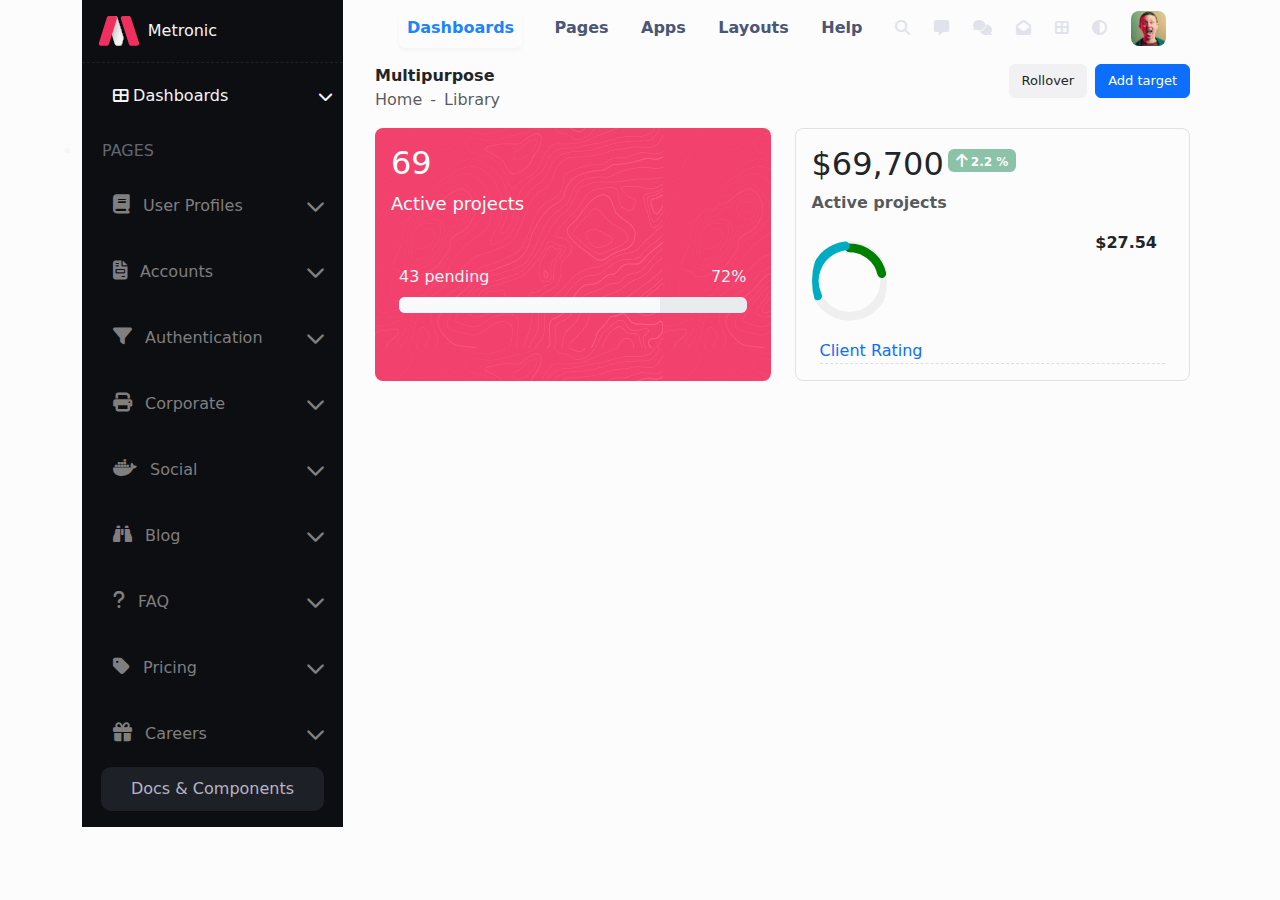
<file: index.html>
<!DOCTYPE html>
<html lang="en">

<head>
    <meta charset="UTF-8">
    <meta name="viewport" content="width=device-width, initial-scale=1.0">
    <link href="https://cdn.jsdelivr.net/npm/bootstrap@5.3.3/dist/css/bootstrap.min.css" rel="stylesheet"
        integrity="sha384-QWTKZyjpPEjISv5WaRU9OFeRpok6YctnYmDr5pNlyT2bRjXh0JMhjY6hW+ALEwIH" crossorigin="anonymous">
    <script defer src="https://cdn.jsdelivr.net/npm/bootstrap@5.3.3/dist/js/bootstrap.bundle.min.js"
        integrity="sha384-YvpcrYf0tY3lHB60NNkmXc5s9fDVZLESaAA55NDzOxhy9GkcIdslK1eN7N6jIeHz"
        crossorigin="anonymous"></script>
    <script defer src="assets/js/scripts.js"></script>


    <link rel="stylesheet" href="https://cdnjs.cloudflare.com/ajax/libs/font-awesome/6.5.2/css/all.min.css">
    <link rel="stylesheet" href="assets/css/style.css">
    <title>Metronic</title>
</head>

<body>
    <!-- Start-header-section -->
    <div class="container-fluid bb-custom">
        <div class="container">
            <div class="row">
                <div class="d-none d-lg-block col-lg-3 col-xl-3 col-xxl-3">
                    <div class="dashboard-sidebar-menu h-100">
                        <ul class="static-sidebar">
                            <li class="first-element-sidebar d-flex justify-content-start align-items-center p-3"><img
                                    src="assets/img/default-small.svg" alt=""
                                    class="metronic-logo pe-2"><span>Metronic</span></li>
                            <ul class="w-100 ps-0">
                                <li class="dropdown drop-dif">
                                    <a href="#" class="">
                                        <div
                                            class="first-element-sidebar d-flex justify-content-between align-items-center">
                                            <div class="group-sd"> <i class="fa-solid fa-table-cells-large"></i>
                                                <span>Dashboards</span>
                                            </div>
                                            <i class="fa-solid fa-chevron-down "></i>
                                        </div>
                                    </a>
                                    <ul class="dropdown-menu dp-menu-sidebar border-0">
                                        <li><a href="#" class=" sb-selected-li  p-2">
                                                <i class="fa-solid fa-circle"></i><span>Defualt</span></a>
                                        </li>
                                        <li><a href="#"><i class="fa-solid fa-circle"></i><span>eCommerce</span></a>
                                        </li>
                                        <li><a href="#"><i class="fa-solid fa-circle"></i><span>Projects</span></a>
                                        </li>
                                        <li><a href="#"><i class="fa-solid fa-circle"></i><span>Online
                                                    Courses</span></a></li>
                                        <li><a href="#"><i class="fa-solid fa-circle"></i><span>Marketing</span></a>
                                        </li>

                                    </ul>
                            </ul>
                            <li class="menu-head-second"><span>PAGES</span></li>
                            <ul class="w-100 ps-0 static-menu-design">
                                <li class="dropdown drop-dif">
                                    <a href="#" class="">
                                        <div
                                            class="first-element-sidebar d-flex justify-content-between align-items-center">
                                            <div class="group-sd">
                                                <i class="fa-solid fa-book"></i>
                                                <span>User Profiles</span>
                                            </div>
                                            <i class="fa-solid fa-chevron-down "></i>
                                        </div>
                                    </a>
                                    <ul class="dropdown-menu dp-menu-sidebar border-0">
                                        <li><a href="#" class=" sb-selected-li  p-2">
                                                <i class="fa-solid fa-circle"></i><span>Defualt</span></a>
                                        </li>
                                        <li><a href="#"><i class="fa-solid fa-circle"></i><span>eCommerce</span></a>
                                        </li>
                                        <li><a href="#"><i class="fa-solid fa-circle"></i><span>Projects</span></a>
                                        </li>
                                        <li><a href="#"><i class="fa-solid fa-circle"></i><span>Online
                                                    Courses</span></a></li>
                                        <li><a href="#"><i class="fa-solid fa-circle"></i><span>Marketing</span></a>
                                        </li>

                                    </ul>
                            </ul>
                            <ul class="w-100 ps-0 static-menu-design">
                                <li class="dropdown drop-dif">
                                    <a href="#" class="">
                                        <div
                                            class="first-element-sidebar d-flex justify-content-between align-items-center">
                                            <div class="group-sd">
                                                <i class="fa-solid fa-file-invoice"></i>
                                                <span>Accounts</span>
                                            </div>
                                            <i class="fa-solid fa-chevron-down "></i>
                                        </div>
                                    </a>
                                    <ul class="dropdown-menu dp-menu-sidebar border-0">
                                        <li><a href="#" class=" sb-selected-li  p-2">
                                                <i class="fa-solid fa-circle"></i><span>Defualt</span></a>
                                        </li>
                                        <li><a href="#"><i class="fa-solid fa-circle"></i><span>eCommerce</span></a>
                                        </li>
                                        <li><a href="#"><i class="fa-solid fa-circle"></i><span>Projects</span></a>
                                        </li>
                                        <li><a href="#"><i class="fa-solid fa-circle"></i><span>Online
                                                    Courses</span></a></li>
                                        <li><a href="#"><i class="fa-solid fa-circle"></i><span>Marketing</span></a>
                                        </li>

                                    </ul>
                            </ul>
                            <ul class="w-100 ps-0 static-menu-design">
                                <li class="dropdown drop-dif">
                                    <a href="#" class="">
                                        <div
                                            class="first-element-sidebar d-flex justify-content-between align-items-center">
                                            <div class="group-sd">
                                                <i class="fa-solid fa-filter"></i>
                                                <span>Authentication</span>
                                            </div>
                                            <i class="fa-solid fa-chevron-down "></i>
                                        </div>
                                    </a>
                                    <ul class="dropdown-menu dp-menu-sidebar border-0">
                                        <li><a href="#" class=" sb-selected-li  p-2">
                                                <i class="fa-solid fa-circle"></i><span>Defualt</span></a>
                                        </li>
                                        <li><a href="#"><i class="fa-solid fa-circle"></i><span>eCommerce</span></a>
                                        </li>
                                        <li><a href="#"><i class="fa-solid fa-circle"></i><span>Projects</span></a>
                                        </li>
                                        <li><a href="#"><i class="fa-solid fa-circle"></i><span>Online
                                                    Courses</span></a></li>
                                        <li><a href="#"><i class="fa-solid fa-circle"></i><span>Marketing</span></a>
                                        </li>

                                    </ul>
                            </ul>
                            <ul class="w-100 ps-0 static-menu-design">
                                <li class="dropdown drop-dif">
                                    <a href="#" class="">
                                        <div
                                            class="first-element-sidebar d-flex justify-content-between align-items-center">
                                            <div class="group-sd">
                                                <i class="fa-solid fa-print"></i>
                                                <span>Corporate</span>
                                            </div>
                                            <i class="fa-solid fa-chevron-down "></i>
                                        </div>
                                    </a>
                                    <ul class="dropdown-menu dp-menu-sidebar border-0">
                                        <li><a href="#" class=" sb-selected-li  p-2">
                                                <i class="fa-solid fa-circle"></i><span>Defualt</span></a>
                                        </li>
                                        <li><a href="#"><i class="fa-solid fa-circle"></i><span>eCommerce</span></a>
                                        </li>
                                        <li><a href="#"><i class="fa-solid fa-circle"></i><span>Projects</span></a>
                                        </li>
                                        <li><a href="#"><i class="fa-solid fa-circle"></i><span>Online
                                                    Courses</span></a></li>
                                        <li><a href="#"><i class="fa-solid fa-circle"></i><span>Marketing</span></a>
                                        </li>

                                    </ul>
                            </ul>
                            <ul class="w-100 ps-0 static-menu-design">
                                <li class="dropdown drop-dif">
                                    <a href="#" class="">
                                        <div
                                            class="first-element-sidebar d-flex justify-content-between align-items-center">
                                            <div class="group-sd">
                                                <i class="fa-brands fa-docker"></i>
                                                <span>Social</span>
                                            </div>
                                            <i class="fa-solid fa-chevron-down "></i>
                                        </div>
                                    </a>
                                    <ul class="dropdown-menu dp-menu-sidebar border-0">
                                        <li><a href="#" class=" sb-selected-li  p-2">
                                                <i class="fa-solid fa-circle"></i><span>Defualt</span></a>
                                        </li>
                                        <li><a href="#"><i class="fa-solid fa-circle"></i><span>eCommerce</span></a>
                                        </li>
                                        <li><a href="#"><i class="fa-solid fa-circle"></i><span>Projects</span></a>
                                        </li>
                                        <li><a href="#"><i class="fa-solid fa-circle"></i><span>Online
                                                    Courses</span></a></li>
                                        <li><a href="#"><i class="fa-solid fa-circle"></i><span>Marketing</span></a>
                                        </li>

                                    </ul>
                            </ul>
                            <ul class="w-100 ps-0 static-menu-design">
                                <li class="dropdown drop-dif">
                                    <a href="#" class="">
                                        <div
                                            class="first-element-sidebar d-flex justify-content-between align-items-center">
                                            <div class="group-sd">
                                                <i class="fa-solid fa-binoculars"></i>
                                                <span>Blog</span>
                                            </div>
                                            <i class="fa-solid fa-chevron-down "></i>
                                        </div>
                                    </a>
                                    <ul class="dropdown-menu dp-menu-sidebar border-0">
                                        <li><a href="#" class=" sb-selected-li  p-2">
                                                <i class="fa-solid fa-circle"></i><span>Defualt</span></a>
                                        </li>
                                        <li><a href="#"><i class="fa-solid fa-circle"></i><span>eCommerce</span></a>
                                        </li>
                                        <li><a href="#"><i class="fa-solid fa-circle"></i><span>Projects</span></a>
                                        </li>
                                        <li><a href="#"><i class="fa-solid fa-circle"></i><span>Online
                                                    Courses</span></a></li>
                                        <li><a href="#"><i class="fa-solid fa-circle"></i><span>Marketing</span></a>
                                        </li>

                                    </ul>
                            </ul>
                            <ul class="w-100 ps-0 static-menu-design">
                                <li class="dropdown drop-dif">
                                    <a href="#" class="">
                                        <div
                                            class="first-element-sidebar d-flex justify-content-between align-items-center">
                                            <div class="group-sd">
                                                <i class="fa-solid fa-question"></i>
                                                <span>FAQ</span>
                                            </div>
                                            <i class="fa-solid fa-chevron-down "></i>
                                        </div>
                                    </a>
                                    <ul class="dropdown-menu dp-menu-sidebar border-0">
                                        <li><a href="#" class=" sb-selected-li  p-2">
                                                <i class="fa-solid fa-circle"></i><span>Defualt</span></a>
                                        </li>
                                        <li><a href="#"><i class="fa-solid fa-circle"></i><span>eCommerce</span></a>
                                        </li>
                                        <li><a href="#"><i class="fa-solid fa-circle"></i><span>Projects</span></a>
                                        </li>
                                        <li><a href="#"><i class="fa-solid fa-circle"></i><span>Online
                                                    Courses</span></a></li>
                                        <li><a href="#"><i class="fa-solid fa-circle"></i><span>Marketing</span></a>
                                        </li>

                                    </ul>
                            </ul>
                            <ul class="w-100 ps-0 static-menu-design">
                                <li class="dropdown drop-dif">
                                    <a href="#" class="">
                                        <div
                                            class="first-element-sidebar d-flex justify-content-between align-items-center">
                                            <div class="group-sd">
                                                <i class="fa-solid fa-tag"></i>
                                                <span>Pricing</span>
                                            </div>
                                            <i class="fa-solid fa-chevron-down "></i>
                                        </div>
                                    </a>
                                    <ul class="dropdown-menu dp-menu-sidebar border-0">
                                        <li><a href="#" class=" sb-selected-li  p-2">
                                                <i class="fa-solid fa-circle"></i><span>Defualt</span></a>
                                        </li>
                                        <li><a href="#"><i class="fa-solid fa-circle"></i><span>eCommerce</span></a>
                                        </li>
                                        <li><a href="#"><i class="fa-solid fa-circle"></i><span>Projects</span></a>
                                        </li>
                                        <li><a href="#"><i class="fa-solid fa-circle"></i><span>Online
                                                    Courses</span></a></li>
                                        <li><a href="#"><i class="fa-solid fa-circle"></i><span>Marketing</span></a>
                                        </li>

                                    </ul>
                            </ul>
                            <ul class="w-100 ps-0 static-menu-design">
                                <li class="dropdown drop-dif">
                                    <a href="#" class="">
                                        <div
                                            class="first-element-sidebar d-flex justify-content-between align-items-center">
                                            <div class="group-sd">
                                                <i class="fa-solid fa-gift"></i>
                                                <span>Careers</span>
                                            </div>
                                            <i class="fa-solid fa-chevron-down "></i>
                                        </div>
                                    </a>
                                    <ul class="dropdown-menu dp-menu-sidebar border-0">
                                        <li><a href="#" class=" sb-selected-li  p-2">
                                                <i class="fa-solid fa-circle"></i><span>Defualt</span></a>
                                        </li>
                                        <li><a href="#"><i class="fa-solid fa-circle"></i><span>eCommerce</span></a>
                                        </li>
                                        <li><a href="#"><i class="fa-solid fa-circle"></i><span>Projects</span></a>
                                        </li>
                                        <li><a href="#"><i class="fa-solid fa-circle"></i><span>Online
                                                    Courses</span></a></li>
                                        <li><a href="#"><i class="fa-solid fa-circle"></i><span>Marketing</span></a>
                                        </li>

                                    </ul>
                            </ul>
                            <a href="" class="docs-and-component"><span>Docs & Components</span></a>
                        </ul>

                    </div>
                </div>
                <div class="col-12 col-sm-12 col-md-12 col-lg-9 col-xl-9 col-xxl-9 p-2">

                    <div
                        class="app-container container-fluid d-flex justify-content-between align-items-stretch container-fluid">
                        <div
                            class="app-navbar-item d-flex align-content-center ms-1 ms-lg-4 d-none d-lg-block flex-grow-2">
                            <span class="menu-link-visited d-flex align-items-center rounded-2">
                                <span>Dashboards</span>

                            </span>
                        </div>
                        <div class="app-navbar-item d-flex align-content-center ms-1 ms-lg-4 d-none d-lg-block">
                            <span class="menu-link d-flex align-items-center">
                                <span>Pages</span>
                            </span>
                        </div>
                        <div class="app-navbar-item d-flex align-content-center ms-1 ms-lg-4 d-none d-lg-block">
                            <span class="menu-link d-flex align-items-center">
                                <span>Apps</span>
                            </span>
                        </div>
                        <div class="app-navbar-item d-flex align-content-center ms-1 ms-lg-4 d-none d-lg-block">
                            <span class="menu-link d-flex align-items-center">
                                <span>Layouts</span>

                            </span>
                        </div>
                        <div class="app-navbar-item d-flex align-content-center ms-1 ms-lg-4 d-none d-lg-block">
                            <span class="menu-link d-flex align-items-center">
                                <span>Help</span>
                            </span>
                        </div>
                        <div class="d-flex align-items-stretch  d-lg-none">
                            <div class="d-flex justify-content-center align-items-center me-3">
                                <i class="fa-solid fa-bars navbar-icons-color" data-bs-toggle="offcanvas"
                                    data-bs-target="#offcanvasWithBothOptions"
                                    aria-controls="offcanvasWithBothOptions"></i>
                                <div class="offcanvas offcanvas-start dashboard-sidebar-menu" data-bs-scroll="true"
                                    tabindex="-1" id="offcanvasWithBothOptions"
                                    aria-labelledby="offcanvasWithBothOptionsLabel">
                                    <div class="offcanvas-header">
                                        <ul class="w-100 ps-0">
                                            <li class="dropdown">
                                                <a href="#" class="">
                                                    <div
                                                        class="first-element-sidebar d-flex justify-content-between align-items-center">
                                                        <i class="fa-solid fa-table-cells-large"></i>
                                                        <span>Dashboards</span>
                                                        <i class="fa-solid fa-chevron-down "></i>
                                                    </div>
                                                </a>
                                                <ul class="dropdown-menu dp-menu-sidebar border-0">
                                                    <li><a href="#" class=" sb-selected-li  p-2">
                                                            <i class="fa-solid fa-circle"></i><span>Defualt</span></a>
                                                    </li>
                                                    <li><a href="#"><i
                                                                class="fa-solid fa-circle"></i><span>eCommerce</span></a>
                                                    </li>
                                                    <li><a href="#"><i
                                                                class="fa-solid fa-circle"></i><span>Projects</span></a>
                                                    </li>
                                                    <li><a href="#"><i class="fa-solid fa-circle"></i><span>Online
                                                                Courses</span></a></li>
                                                    <li><a href="#"><i
                                                                class="fa-solid fa-circle"></i><span>Marketing</span></a>
                                                    </li>

                                                </ul>
                                        </ul>
                                    </div>

                                </div>






                            </div>
                        </div>

                        <div class="d-flex align-items-center flex-grow-1 flex-lg-grow-0 d-lg-none">
                            <a href="">
                                <img src="assets/img/default-small.svg" alt="" class="metronic-logo">
                            </a>
                        </div>
                        <div class="d-flex align-items-stretch justify-content-between grow-icons-size">

                            <div class="app-navbar-item d-flex align-items-center  ms-1 ms-md-4">
                                <div class="">
                                    <i class="fa-solid fa-magnifying-glass navbar-icons-color"></i>
                                </div>
                            </div>
                            <div class="app-navbar-item d-flex align-items-center ms-1 ms-md-4">
                                <div class="">
                                    <i class="fa-solid fa-message navbar-icons-color"></i>
                                </div>
                            </div>
                            <div class="app-navbar-item d-flex align-items-center ms-1 ms-md-4">
                                <div class="">
                                    <i class="fa-solid fa-comments navbar-icons-color"></i>
                                </div>
                            </div>
                            <div class="app-navbar-item d-flex align-items-center ms-1 ms-md-4">
                                <div class="">
                                    <i class="fa-solid fa-envelope-open navbar-icons-color"></i>
                                </div>
                            </div>
                            <div class="app-navbar-item d-flex align-items-center ms-1 ms-md-4">
                                <div class="">
                                    <i class="fa-solid fa-border-all navbar-icons-color"></i>
                                </div>
                            </div>
                            <div class="app-navbar-item d-flex align-items-center ms-1 ms-md-4">
                                <div class="">
                                    <i class="fa-solid fa-circle-half-stroke navbar-icons-color"></i>
                                </div>
                            </div>
                            <div class="app-navbar-item d-flex align-items-center ms-1 ms-md-4">
                                <div class="avatar-300">
                                    <img src="assets/img/300-3.jpg" alt="" class="w-100 h-100 rounded-3">
                                </div>
                            </div>

                            <div class="app-navbar-item d-flex align-items-center ms-1 ms-md-4">
                                <div class="simple-square">
                                    <i class="fa-solid fa-square navbar-icons-color"></i>
                                </div>
                            </div>
                        </div>

                    </div>
                    <!-- Start-nav-section -->
                    <nav>
                        <div class="container tool-container mt-3">
                            <div class="row">
                                <div class="col-6 col-sm-6 col-md-6 col-lg-6 col-xl-6 col-xxl-6">
                                    <h class="header-nav"> Multipurpose</h>
                                    <nav aria-label="breadcrumb" class="tool-app-br">
                                        <ol class="breadcrumb">
                                            <li class="breadcrumb-item active"><span>Home</span></li>
                                            <li class="breadcrumb-item active" aria-current="page"><span>Library</span>
                                            </li>
                                        </ol>
                                    </nav>
                                </div>
                                <div class="col-6 col-sm-6 col-md-6 col-lg-6 col-xl-6 col-xxl-6">
                                    <div class="model-nav-bar d-flex justify-content-end">
                                        <button type="button" class="btn btn-rollover me-2" data-bs-toggle="modal"
                                            data-bs-target="#booking-modal">
                                            Rollover
                                        </button>
                                        <button type="button" class="btn btn-primary " data-bs-toggle="modal"
                                            data-bs-target="#booking-modal2">
                                            Add target
                                        </button>

                                    </div>


                                    <div class="modal fade" id="booking-modal" tabindex="-1" role="dialog"
                                        aria-labelledby="exampleModalCenterTitle" aria-hidden="true">
                                        <div class="modal-dialog modal-lg" role="document">
                                            <div class="modal-content">
                                                <div
                                                    class="modal-header d-flex justify-content-between align-items-center ">
                                                    <h5 class="modal-title text-center" id="exampleModalLongTitle">
                                                        Create App</h5>
                                                    <button type="button" class="close app-creation-btn"
                                                        data-bs-dismiss="modal" aria-label="Close">
                                                        <span aria-hidden="true" class="">&times;</span>
                                                    </button>
                                                </div>
                                                <div class="modal-body">
                                                    <div class="container">
                                                        <div class="row">
                                                            <div class="col-12 col-sm-12 col-md-12 col-xl-5 col-xxl-5">

                                                                <div class="stepper d-flex flex-column mt-5 ml-2">
                                                                    <div class="d-flex mb-1">
                                                                        <div
                                                                            class="d-flex flex-column pr-4 align-items-center">
                                                                            <div
                                                                                class="rounded-2 py-2 px-3 bg-primary text-white mb-1">
                                                                                1</div>
                                                                            <div class="line h-100"></div>
                                                                        </div>
                                                                        <div>
                                                                            <h6 class="text-dark ps-2 text-muted">
                                                                                Details</h6>
                                                                            <p class="lead text-muted ps-2">Name
                                                                                your app</p>
                                                                        </div>
                                                                    </div>
                                                                    <div class="d-flex mb-1">
                                                                        <div
                                                                            class="d-flex flex-column pr-4 align-items-center">
                                                                            <div
                                                                                class="rounded-2 py-2 px-3 bg-info bg-opacity-10  text-dark mb-1">
                                                                                2</div>
                                                                            <div class="line h-100"></div>
                                                                        </div>
                                                                        <div class="">
                                                                            <h6 class="text-dark ps-2 text-muted">
                                                                                Frameworks</h6>
                                                                            <p class="lead text-muted ps-2">
                                                                                Define your app framework
                                                                            </p>
                                                                        </div>
                                                                    </div>
                                                                    <div class="d-flex mb-1">
                                                                        <div
                                                                            class="d-flex flex-column pr-4 align-items-center">
                                                                            <div
                                                                                class="rounded-2 py-2 px-3 bg-info bg-opacity-10  text-dark mb-1">
                                                                                3</div>
                                                                            <div class="line h-100"></div>
                                                                        </div>
                                                                        <div>
                                                                            <h6 class="text-dark ps-2 text-muted">
                                                                                Database</h6>
                                                                            <p class="lead text-muted ps-2">

                                                                                Select the app database type

                                                                            </p>
                                                                        </div>
                                                                    </div>
                                                                    <div class="d-flex mb-1">
                                                                        <div
                                                                            class="d-flex flex-column pr-4 align-items-center">
                                                                            <div
                                                                                class="rounded-2 py-2 px-3 bg-info bg-opacity-10  text-dark mb-1">
                                                                                4</div>
                                                                            <div class="line h-100"></div>
                                                                        </div>
                                                                        <div>
                                                                            <h6 class="text-dark ps-2 text-muted">
                                                                                Biling</h6>
                                                                            <p class="lead text-muted ps-2">

                                                                                Provide payment details

                                                                            </p>
                                                                        </div>
                                                                    </div>
                                                                    <div class="d-flex mb-1">
                                                                        <div
                                                                            class="d-flex flex-column pr-4 align-items-center">
                                                                            <div
                                                                                class="rounded-2 py-2 px-3 bg-info bg-opacity-10  text-dark mb-1">
                                                                                5</div>
                                                                            <div class="line h-100"></div>
                                                                        </div>
                                                                        <div>
                                                                            <h6 class="text-dark ps-2 text-muted">
                                                                                Completed</h6>
                                                                            <p class="lead text-muted ps-2">

                                                                                Review and Submit

                                                                            </p>
                                                                        </div>
                                                                    </div>
                                                                </div>
                                                            </div>
                                                            <div class="col-12 col-sm-12 col-md-12 col-xl-7 col-xxl-7">
                                                                <div class=" mt-5"></div>
                                                                <div class=""><span class="target-ttl">App name</span>
                                                                </div>
                                                                <div class="">
                                                                    <label for="exampleInputEmail1 class="
                                                                        form-label"></label>
                                                                    <input type="text"
                                                                        class="form-control bg-secondary rounded bg-opacity-10"
                                                                        id="exampleInputEmail1"
                                                                        aria-describedby="emailHelp">
                                                                </div>
                                                                <div class="">
                                                                    <div class=" mt-3"></div>
                                                                    <div class="mb-2">
                                                                        <span class="target-ttl">Category</span>
                                                                    </div>
                                                                    <div
                                                                        class="symbol d-flex justify-content-center align-items-center">
                                                                        <div
                                                                            class="modal-compass me-2 d-flex align-items-center justify-content-center">
                                                                            <i class="fa-solid fa-compass"></i>
                                                                        </div>
                                                                        <div>
                                                                            <p class=" mb-1">Quick Online Courses</p>
                                                                            <p class="text-muted">Creating a clear text
                                                                                structure is just
                                                                                one
                                                                                SEO</p>
                                                                        </div>
                                                                    </div>
                                                                    <div
                                                                        class="symbol d-flex justify-content-center align-items-center">
                                                                        <div
                                                                            class="modal-compass-1 me-2 d-flex align-items-center justify-content-center">
                                                                            <i class="fa-solid fa-table"></i>
                                                                        </div>
                                                                        <div>
                                                                            <p class=" mb-1">Quick Online Courses</p>
                                                                            <p class="text-muted">Creating a clear text
                                                                                structure is just
                                                                                one
                                                                                SEO</p>
                                                                        </div>

                                                                    </div>
                                                                    <div
                                                                        class="symbol d-flex justify-content-center align-items-center">
                                                                        <div
                                                                            class="modal-compass-2 me-2 d-flex align-items-center justify-content-center">
                                                                            <i class="fa-solid fa-stopwatch-20"></i>
                                                                        </div>
                                                                        <div>
                                                                            <p class=" mb-1">Quick Online Courses</p>
                                                                            <p class="text-muted">Creating a clear text
                                                                                structure is just
                                                                                one
                                                                                SEO</p>
                                                                        </div>

                                                                    </div>
                                                                </div>
                                                            </div>
                                                        </div>
                                                    </div>
                                                </div>

                                                <div class="modal-footer">

                                                    <button type="button" class="btn btn-primary">Continue

                                                        <svg xmlns="http://www.w3.org/2000/svg" width="16" height="16"
                                                            fill="currentColor" class="bi bi-arrow-right"
                                                            viewBox="0 0 16 16">
                                                            <path fill-rule="evenodd"
                                                                d="M1 8a.5.5 0 0 1 .5-.5h11.793l-3.147-3.146a.5.5 0 0 1 .708-.708l4 4a.5.5 0 0 1 0 .708l-4 4a.5.5 0 0 1-.708-.708L13.293 8.5H1.5A.5.5 0 0 1 1 8" />
                                                        </svg>

                                                    </button>

                                                </div>
                                            </div>
                                        </div>
                                    </div>
                                    <div class="modal fade modal-nav-two" id="booking-modal2" tabindex="-1"
                                        role="dialog" aria-labelledby="exampleModalCenterTitle" aria-hidden="true">
                                        <div class="modal-dialog modal-lg" role="document">
                                            <div class="modal-content">

                                                <div class="modal-header">
                                                    <div class="btn-cls-centered">
                                                        <button type="button" class="close" data-bs-dismiss="modal"
                                                            aria-label="Close">
                                                            <span aria-hidden="true">&times;</span>
                                                        </button>
                                                    </div>
                                                    <div class="mod">

                                                        <h5 class="modal-title text-center" id="exampleModalLongTitle">
                                                            Set first Target</h5>
                                                        <p class="text-center">if you need more, please check the <span
                                                                class="text-primary">Projects Guidlines</span></p>
                                                    </div>

                                                </div>
                                                <div class="modal-body">
                                                    <div class="mb-3">
                                                        <label for="exampleFormControlInput1"
                                                            class="form-label target-ttl">
                                                            Target title</label>

                                                        <input type="text" class="form-control target-input1"
                                                            id="exampleFormControlInput1"
                                                            placeholder="Enter Target Title">
                                                    </div>
                                                </div>
                                                <div class="modal-body">
                                                    <div class="mb-3">
                                                        <div class="container">
                                                            <div class="row">
                                                                <div
                                                                    class="col-6 col-sm-6 col-md-6 col-lg-6 col-xl-6 col-xxl-6">
                                                                    <label for="lbl-form-first"
                                                                        class="red-star"><span>Assign</span></label>
                                                                    <select class="form-select nav-selection p-2"
                                                                        aria-label="Default select example"
                                                                        id="lbl-form-first">
                                                                        <div class="select-opt">
                                                                            <option selected class="">Select a Team
                                                                                Member</option>
                                                                            <option value="1" class="">Karina Clarck
                                                                            </option>
                                                                            <option value="2" class="">Mina moore
                                                                            </option>
                                                                            <option value="3" class="">John Cena
                                                                            </option>
                                                                            <option value="3" class="">saqel oniel
                                                                            </option>
                                                                        </div>
                                                                    </select>
                                                                </div>
                                                                <div
                                                                    class="col-6 col-sm-6 col-md-6 col-lg-6 col-xl-6 col-xxl-6">
                                                                    <p class="red-star"><span>Due Date</span></p>
                                                                    <input id=""
                                                                        class="form-control form-control-solid ps-12 flatpickr-input datetimepicker p-2 "
                                                                        placeholder="Select a date" name="due_date"
                                                                        type="hidden" readonly="readonly">
                                                                    <input
                                                                        class=" form-control form-control-solid ps-12 flatpickr-input flatpickr-mobile datetimepicker"
                                                                        tabindex="1" type="datetime-local"
                                                                        placeholder="Select a date">
                                                                </div>
                                                                <div class="mb-3 mt-2">
                                                                    <label for="exampleFormControlTextarea1"
                                                                        class="form-label modal-extra-form-one">Target
                                                                        Details</label>
                                                                    <textarea class="form-control modal-form-control"
                                                                        id="exampleFormControlTextarea1"
                                                                        rows="3"></textarea>
                                                                </div>
                                                            </div>
                                                            <p class="red-star"><span>Tags</span></p>
                                                            <div
                                                                class="toasts-grp-btn d-flex justify-content-center align-content-center w-50">
                                                                <div class="toast-important w-50 pe-2 ">
                                                                    <div class="toast" role="alert" id=""
                                                                        aria-live="assertive" aria-atomic="true">
                                                                        <div class=" toast-header">
                                                                            <strong class="me-auto">important</strong>
                                                                            <button type="button" class="btn-close"
                                                                                data-bs-dismiss="toast"
                                                                                aria-label="Close"></button>
                                                                        </div>

                                                                    </div>
                                                                </div>
                                                                <div class="toast-important w-50">
                                                                    <div class="toast" role="alert" id=""
                                                                        aria-live="assertive" aria-atomic="true">
                                                                        <div class=" toast-header">
                                                                            <strong class="me-auto">Urgent</strong>
                                                                            <button type="button" class="btn-close"
                                                                                data-bs-dismiss="toast"
                                                                                aria-label="Close"></button>
                                                                        </div>

                                                                    </div>
                                                                </div>
                                                            </div>
                                                            <div
                                                                class="modal-allownce d-flex just justify-content-between align-items-center mt-3">
                                                                <div class="allowence-desc">
                                                                    <p class="mb-0 mt-2">
                                                                        Adding Users by Team Members
                                                                    </p>
                                                                    <p class="text-body-tertiary">If you need more info,
                                                                        please check budget
                                                                        planning</p>
                                                                </div>
                                                                <div class="form-check form-switch">
                                                                    <span class="text-body-tertiary">Allowed</span>
                                                                    <input class="form-check-input" type="checkbox"
                                                                        role="switch" id="flexSwitchCheckChecked"
                                                                        checked>
                                                                </div>
                                                            </div>
                                                            <div
                                                                class="d-flex justify-content-between align-items-center mt-3">
                                                                <div class="notif-desc">
                                                                    <p class="mb-0">Notifications</p>
                                                                    <p class="text-body-tertiary">Allow Notifications by
                                                                        Phone or Email</p>
                                                                </div>
                                                                <div
                                                                    class="notif-checks d-flex justify-content-center align-items-center">
                                                                    <div class="form-check pe-2">
                                                                        <input
                                                                            class="form-check-input bg-secondary bg-opacity-10"
                                                                            type="checkbox" value=""
                                                                            id="flexCheckDefault">
                                                                        <label
                                                                            class="form-check-label text-body-tertiary"
                                                                            for="flexCheckDefault">
                                                                            Email
                                                                        </label>
                                                                    </div>
                                                                    <div class="form-check">
                                                                        <input
                                                                            class="form-check-input bg-secondary bg-opacity-10"
                                                                            type="checkbox" value=""
                                                                            id="flexCheckChecked" checked>
                                                                        <label
                                                                            class="form-check-label text-body-tertiary"
                                                                            for="flexCheckChecked">
                                                                            phone
                                                                        </label>
                                                                    </div>
                                                                </div>
                                                            </div>
                                                        </div>

                                                    </div>
                                                </div>

                                                <div
                                                    class="modal-footer modal-footer-nav d-flex justify-content-center align-items-center border-0">
                                                    <button type="button" class="btn bg-secondary bg-opacity-10"
                                                        data-bs-dismiss="modal">Cancel</button>
                                                    <button type="button" class="btn btn-primary">Submit</button>
                                                </div>
                                            </div>
                                        </div>
                                    </div>

                                </div>
                            </div>

                        </div>
                    </nav>
                    <!-- End-nav-section -->

                    <!-- Start-main-upper-section -->
                    <section>
                        <div class="container">
                            <div class="row">
                                <div class="col-12 col-sm-12 col-md-12 col-lg-6 col-xl-6 col-xxl-6">
                                    <div class="number-projects rounded-3">
                                        <h2 class="text-white ps-3 pt-3">69</h2>
                                        <p class="text-white ps-3 m-0">Active projects</p>
                                        <div class="ps-4 pt-5 pb-4 pe-4">
                                            <div class="txt-progress d-flex justify-content-between align-items-center">
                                                <span class="light-color mb-2">43 pending</span>
                                                <span class="light-color mb-2">72%</span>
                                            </div>
                                            <div class="progress w-100">
                                                <div class="progress-bar w-75 bg-light bg-gradient" role="progressbar"
                                                    aria-valuenow="75" aria-valuemin="0" aria-valuemax="100"></div>
                                            </div>
                                        </div>
                                    </div>
                                </div>
                                <div class="d-none d-lg-block col-lg-6 col-xl-6 col-xxl-6">
                                    <div class="invest-box border rounded-3 light-color">
                                        <div class="d-flex justify-content-start align-items-center">
                                            <h2 class="text-dark ps-3 pt-3">$69,700</h2><span
                                                class="badge  ms-1 bg-success bg-opacity-50"><i
                                                    class="fa-solid fa-arrow-up"></i> 2.2 %</span>
                                        </div>
                                        <p class="text-muted fw-bold ps-3">Active projects</p>
                                        <div class="pi-chart-modal">
                                            <div class="chart-container ps-3 pb-3 pe-3">

                                                <div class="d-flex justify-content-between">
                                                    <svg class="circle-chart rounded-3"
                                                        viewBox="0 0 33.83098862 33.83098862" width="75" height="100"
                                                        xmlns="http://www.w3.org/2000/svg">
                                                        <circle class="circle-chart__background" stroke="#efefef"
                                                            stroke-width="4" fill="none" cx="16.91549431"
                                                            cy="16.91549431" r="15.91549431" />
                                                        <circle class="circle-chart__inner-circle" stroke="green"
                                                            stroke-width="4" stroke-dasharray="20,100"
                                                            stroke-linecap="round" fill="none" cx="16.91549431"
                                                            cy="16.91549431" r="14.91549431" />
                                                        <circle class="circle-chart__circle" stroke="#00acc1"
                                                            stroke-width="4" stroke-dasharray="30,100"
                                                            stroke-linecap="round" fill="none" cx="16.91549431"
                                                            cy="16.91549431" r="15.91549431" />
                                                        <g class="circle-chart__info">
                                                            <!-- Add any text or elements inside the info group -->
                                                        </g>
                                                    </svg>
                                                    <p class="text-dark me-3 fw-bold">$27.54</p>
                                                </div>
                                                <div class="client-rate-modal ms-2 me-2 mt-2"> <a
                                                        class="text-primary text-decoration-none  mb-2">Client
                                                        Rating</a></div>
                                                 <!-- <div class="client-rate-modal ms-2 me-2"> <a
                                                        class="text-primary text-decoration-none  mb-2">Instagram
                                                        Followers</a></div>  -->
                                                <!-- <div class="client-rate-modal ms-2 me-2"> <a
                                                        class="text-primary text-decoration-none  mb-2">Google add
                                                        CBC</a></div>  -->
                                            </div>

                                        </div>
                                    </div>

                                </div>
                                
                            </div>
                        </div>
                    </section>
                    <!-- End-main-upper-section -->
                </div>
            </div>
        </div>
    </div>
    <!-- End-header-section -->

</body>
<script src="https://cdn.jsdelivr.net/npm/@popperjs/core@2.11.6/dist/umd/popper.min.js"></script>
<script src="https://cdn.jsdelivr.net/npm/bootstrap@5.3.0/dist/js/bootstrap.min.js"></script>
<script src="assets/js/jquery-3.7.1.js"></script>
<script src="assets/js/scripts.js"></script>


</html>
</file>
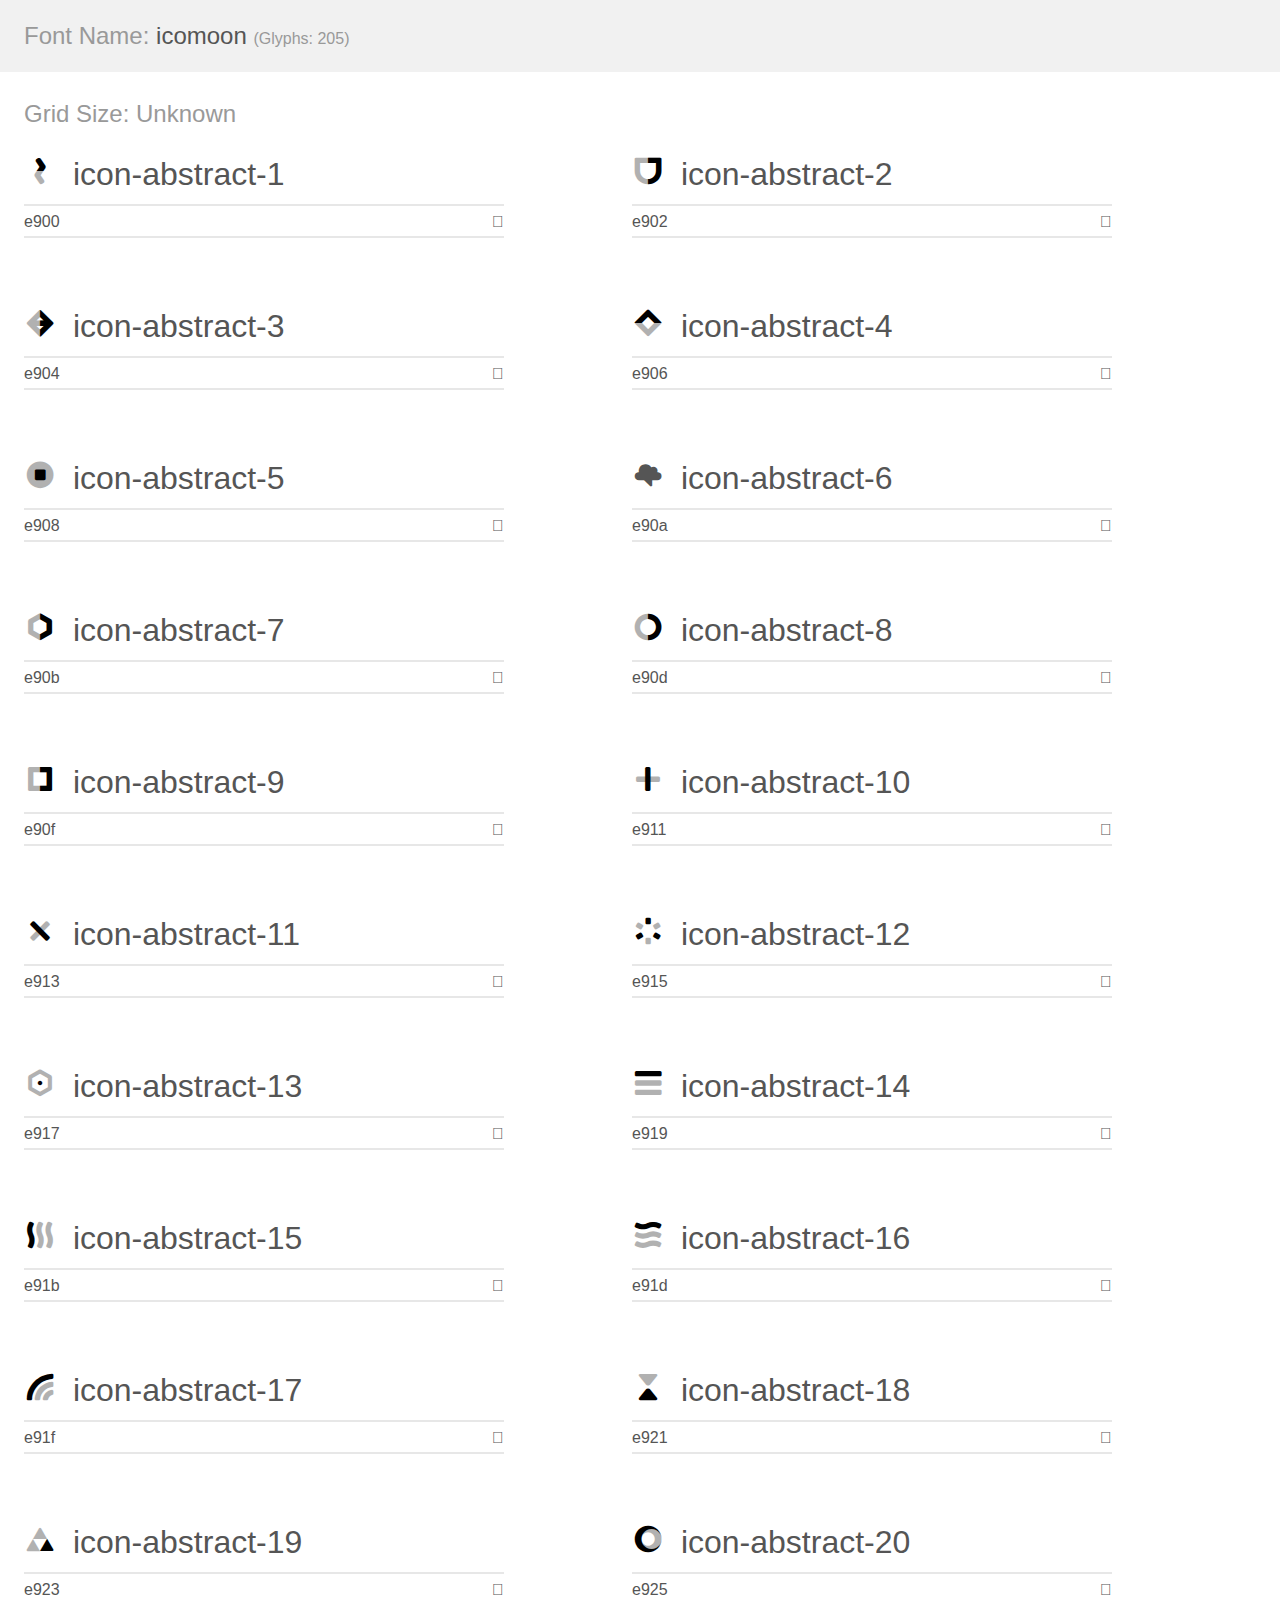
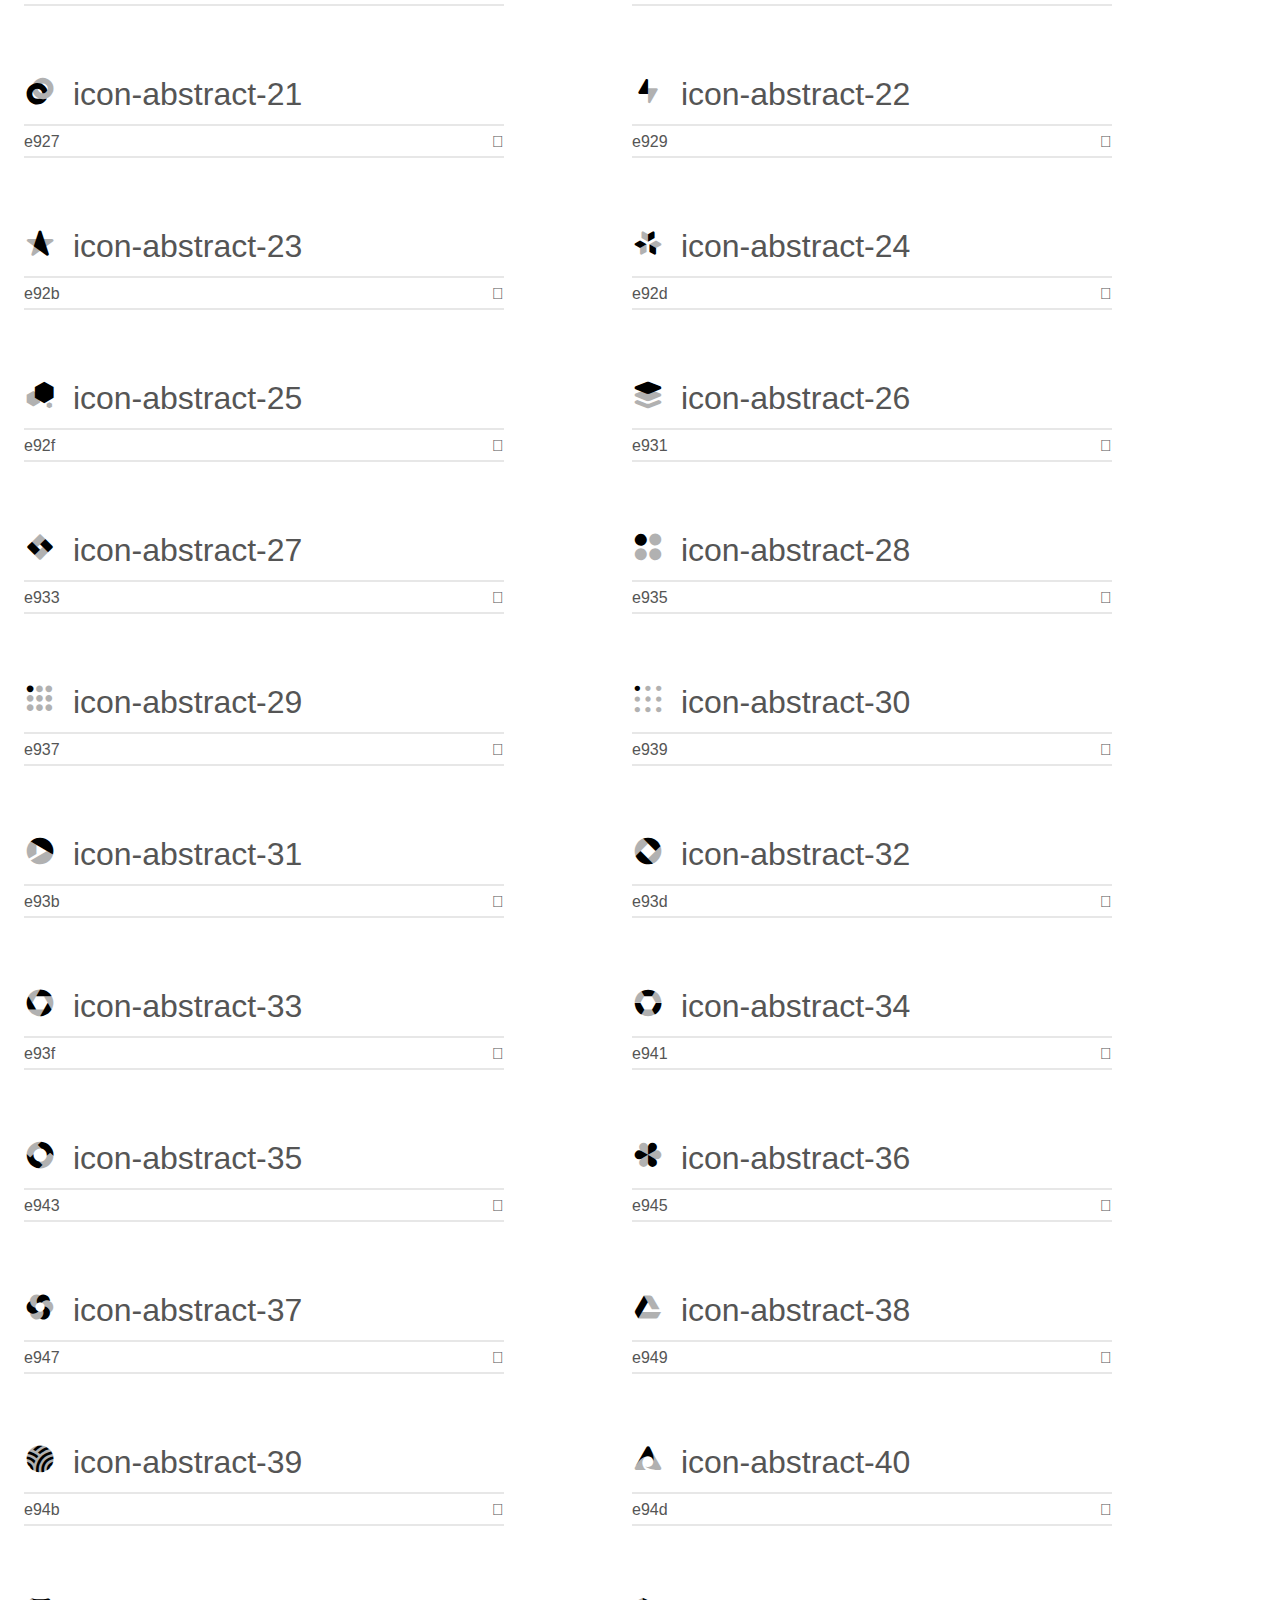
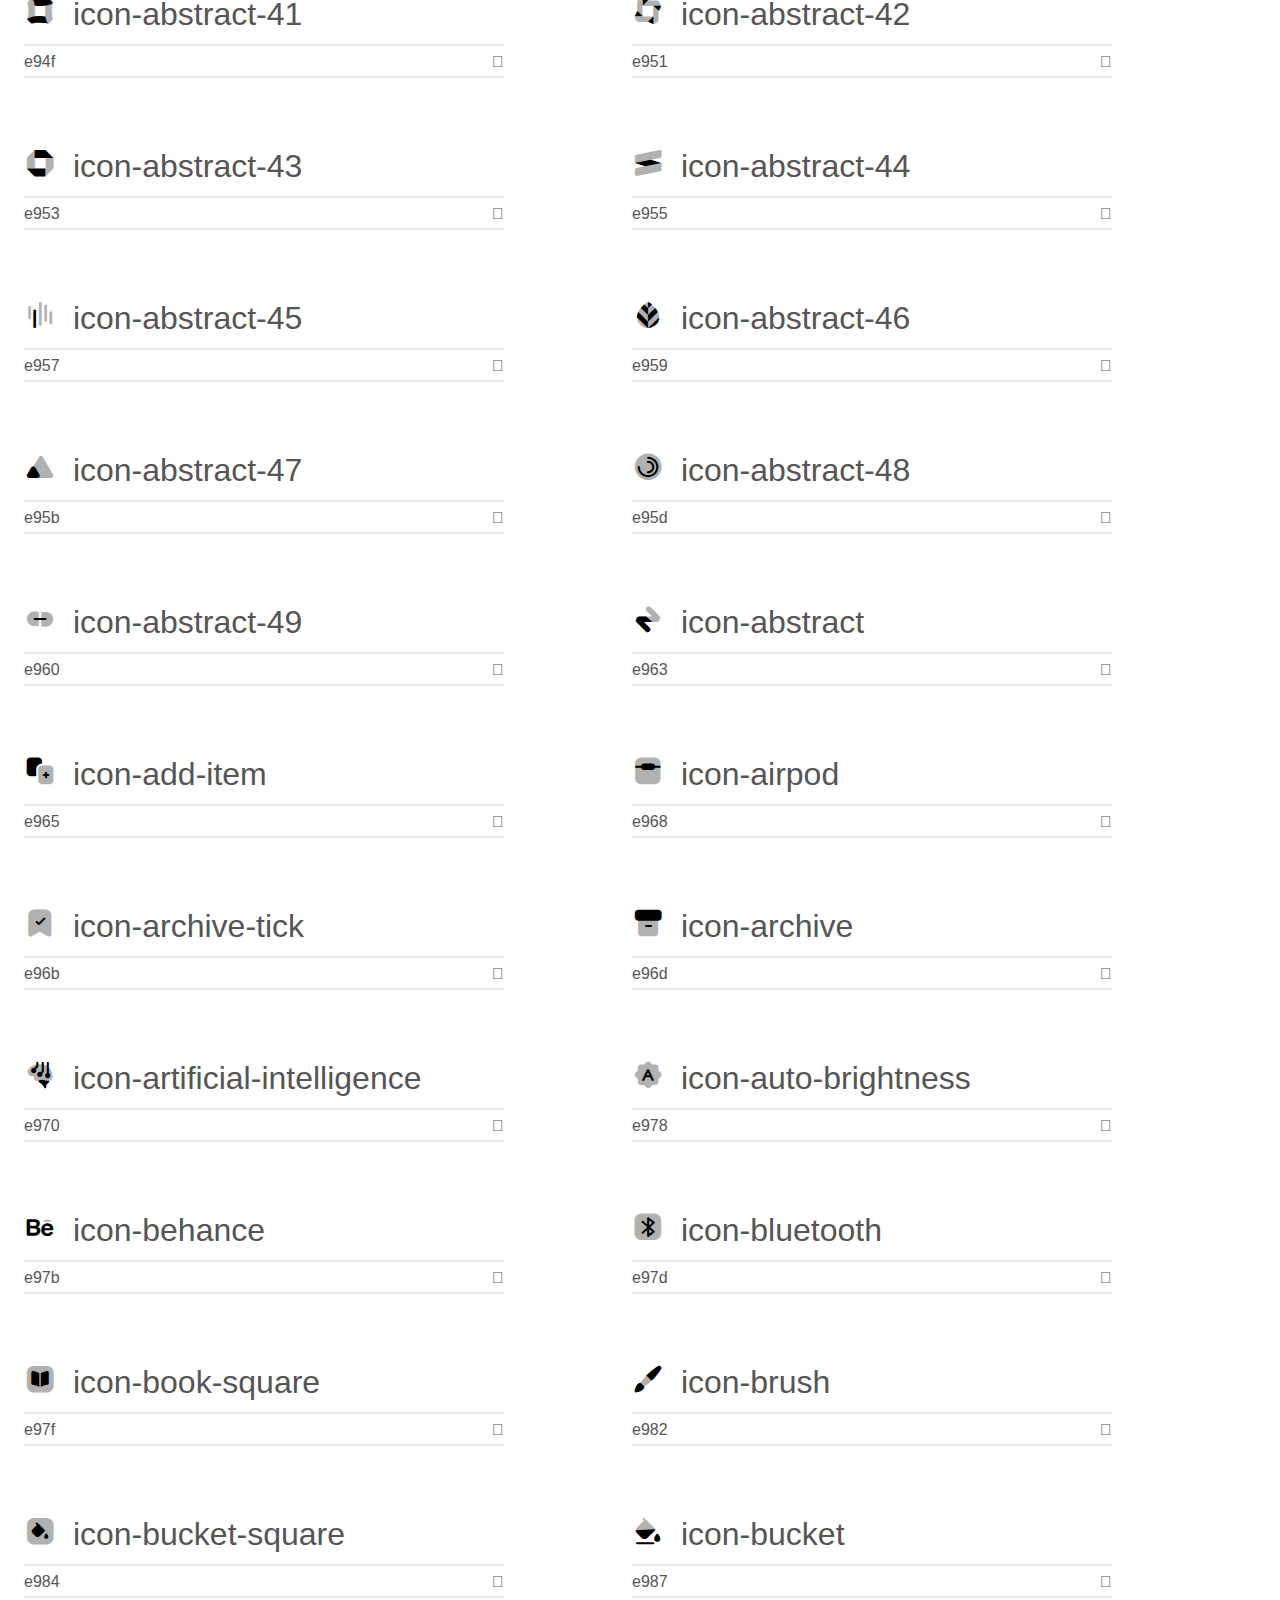
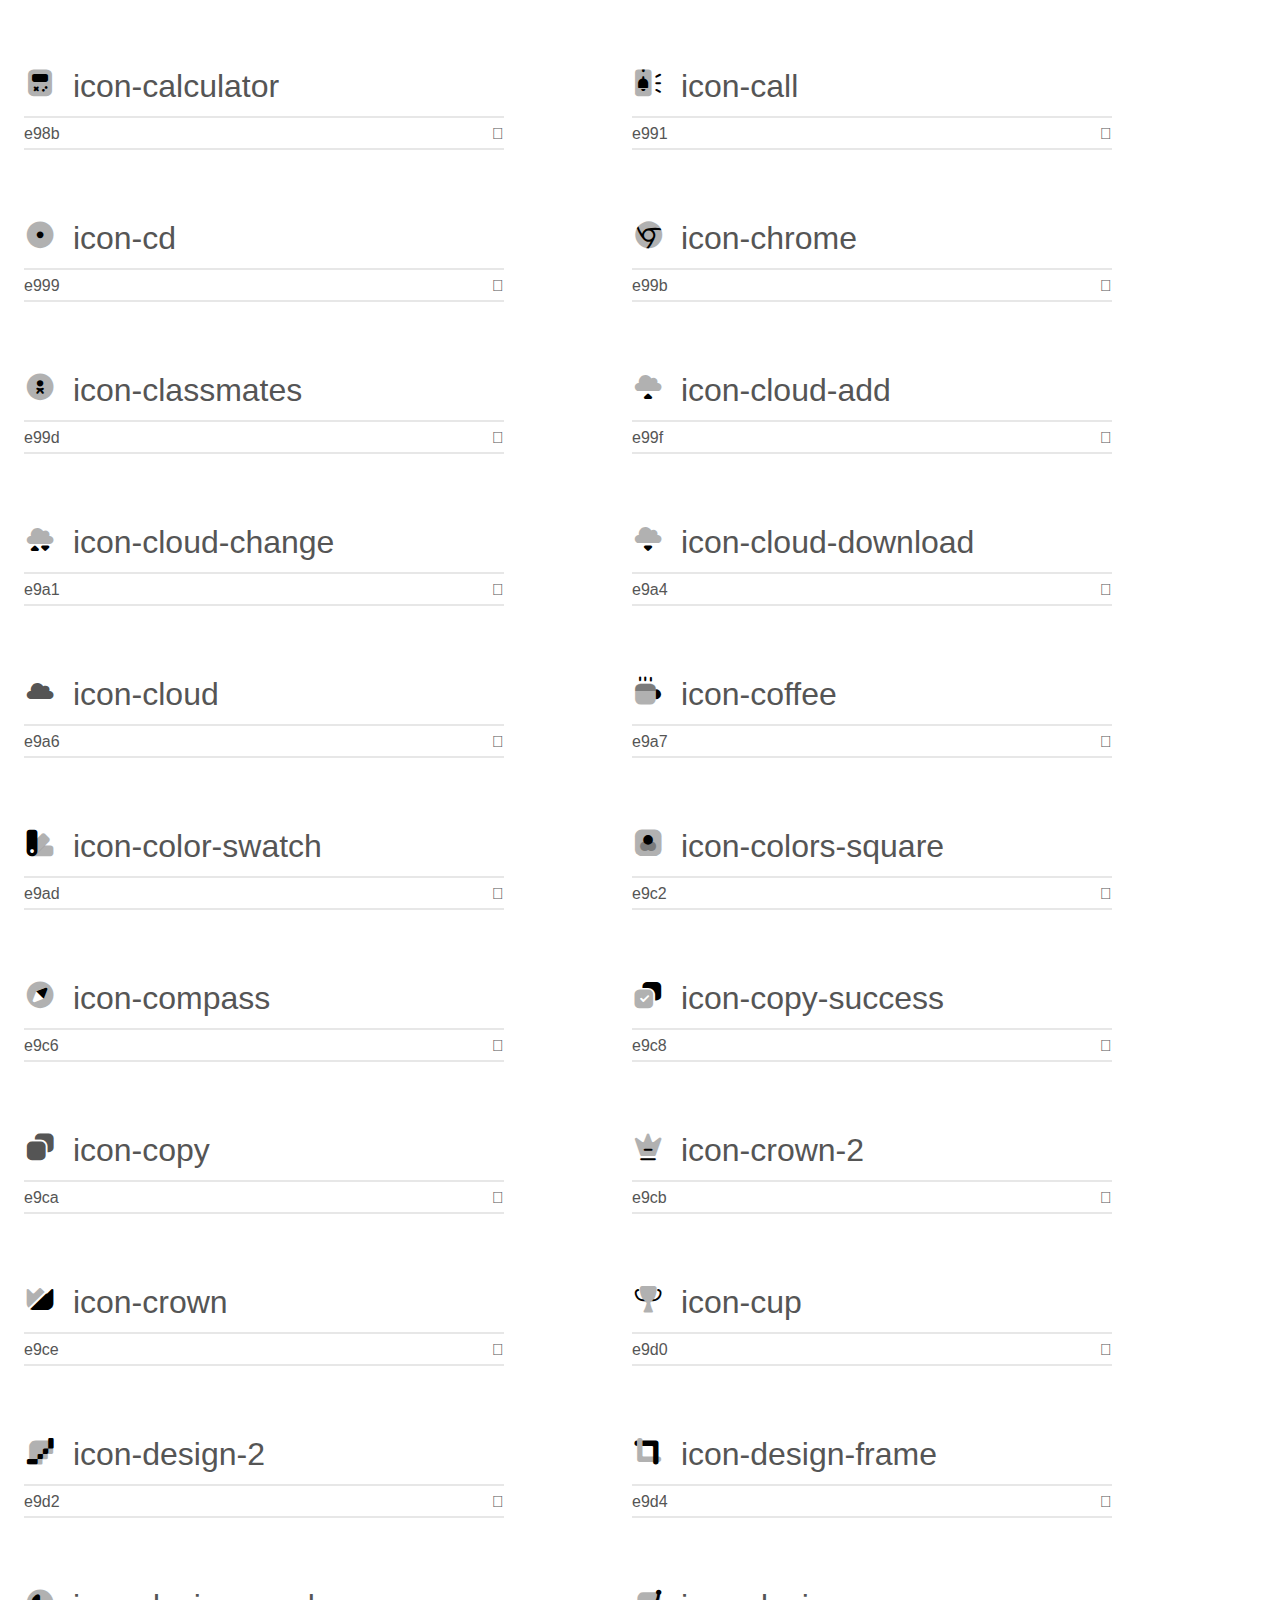
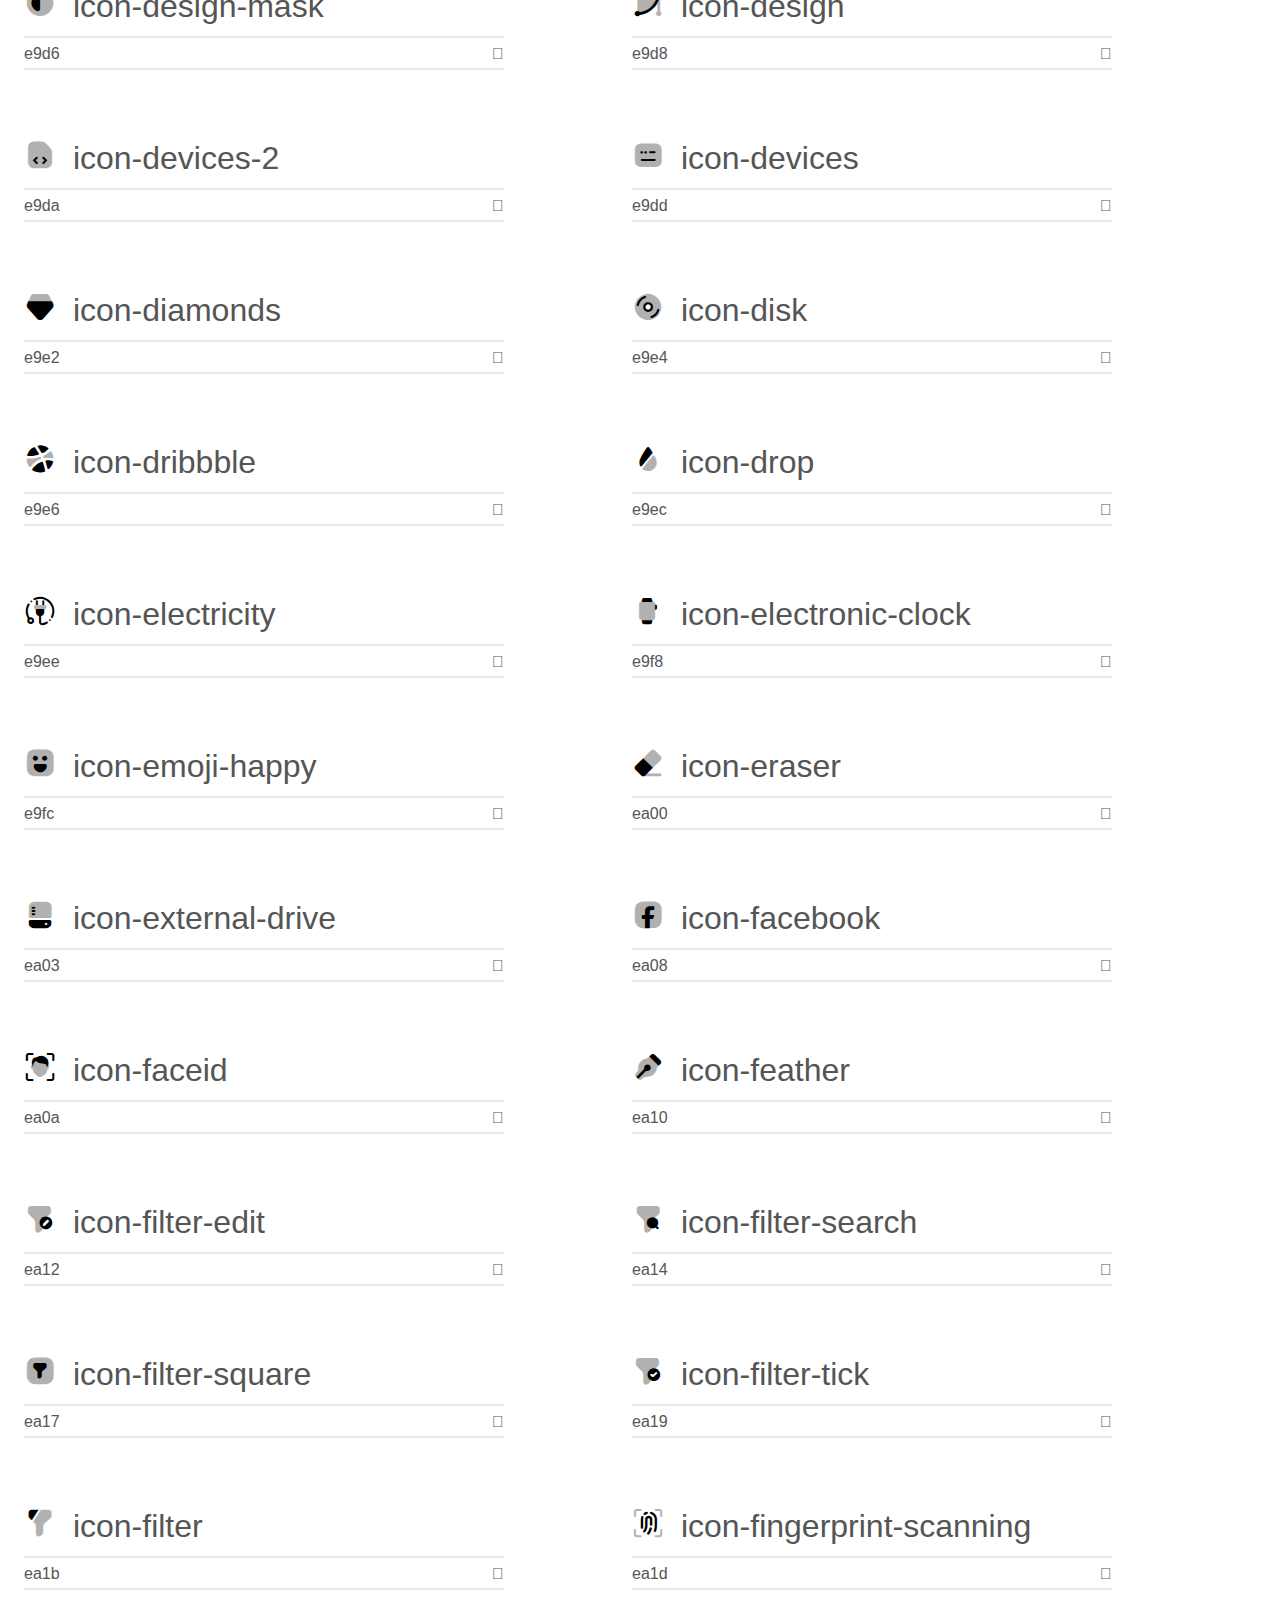
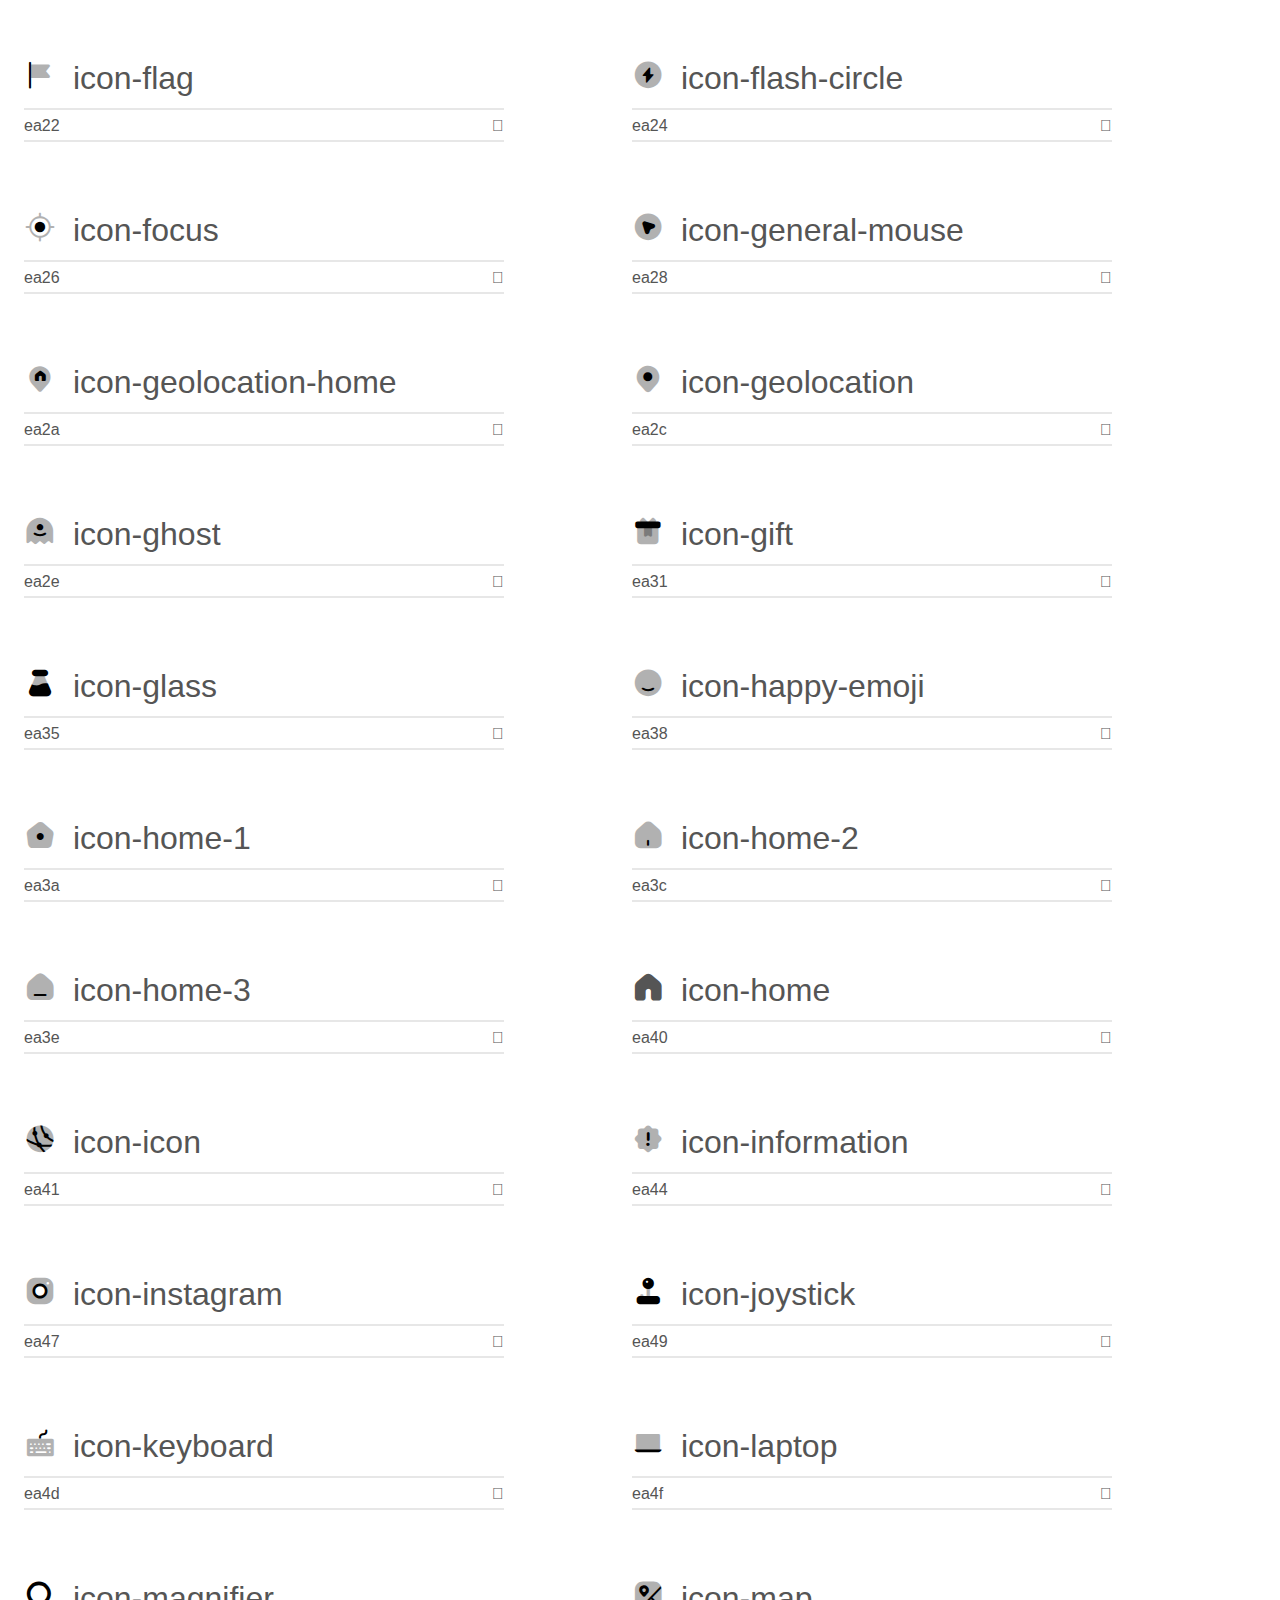
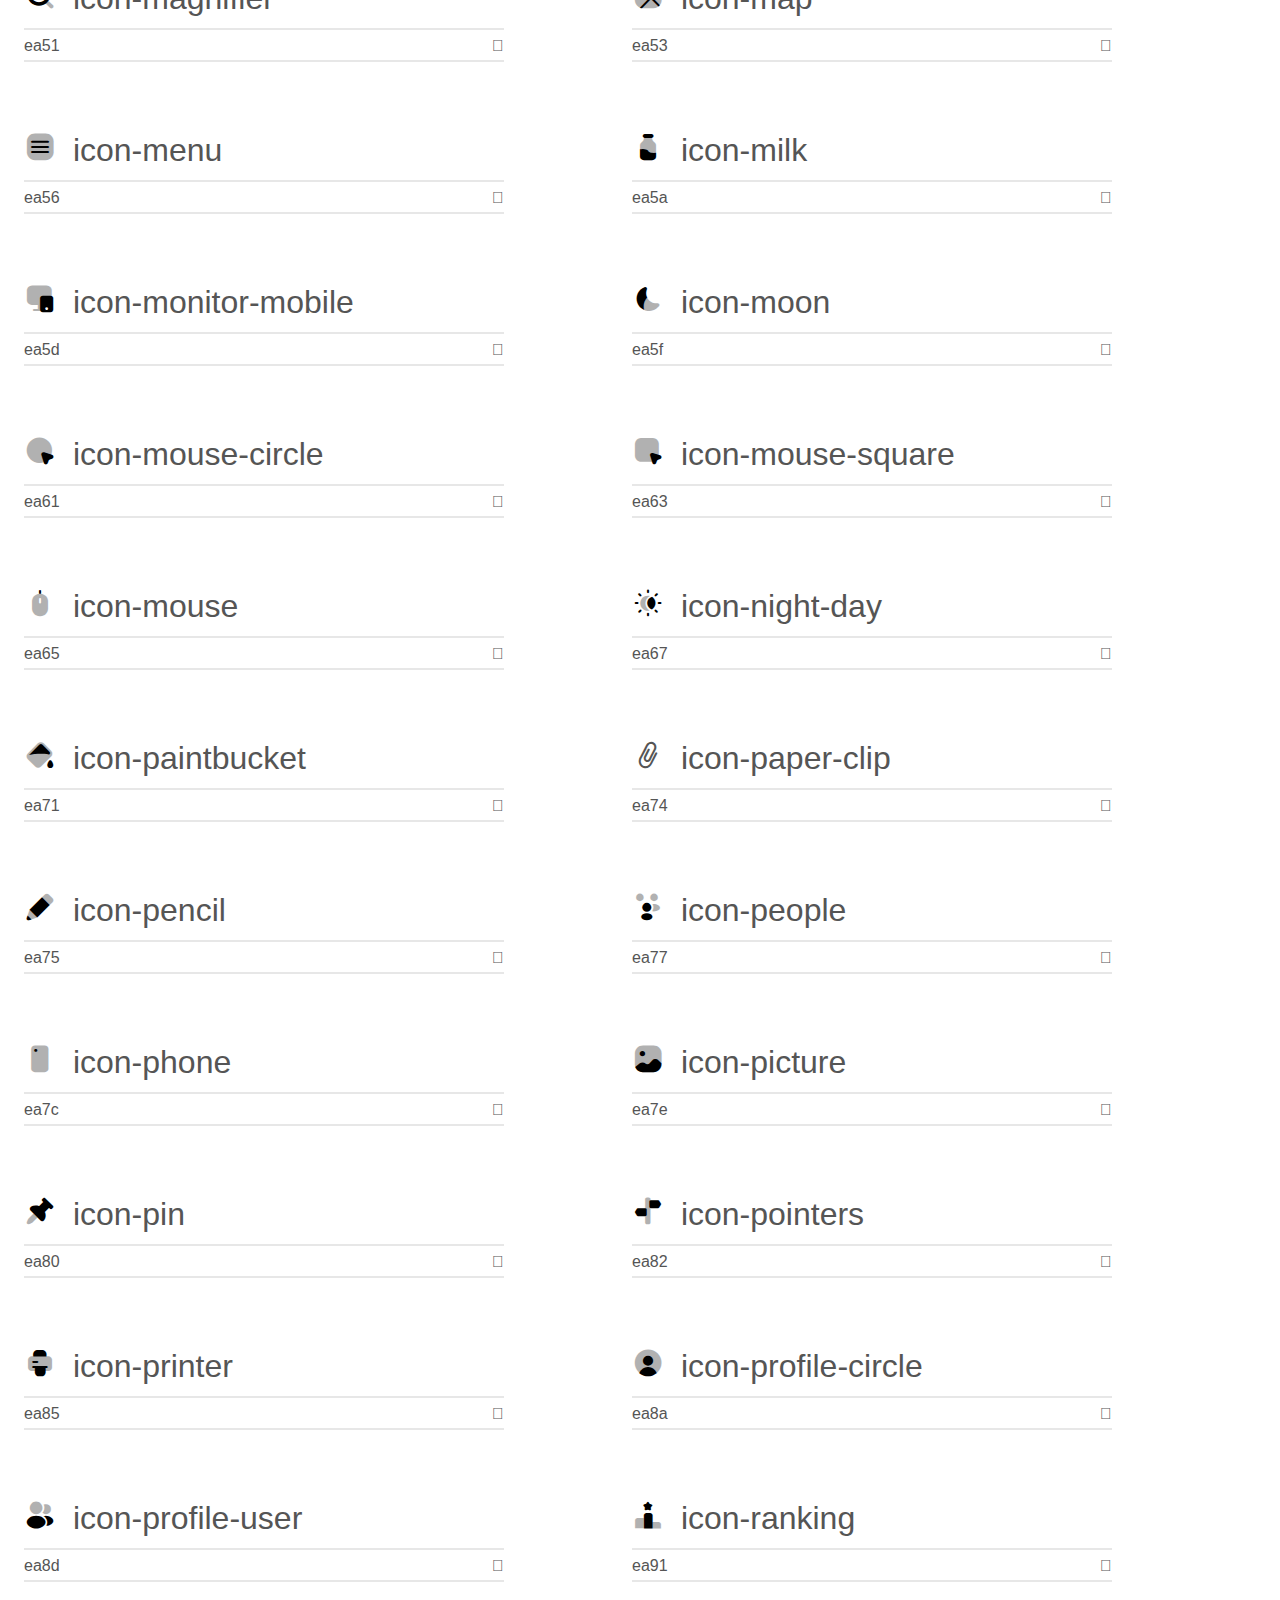
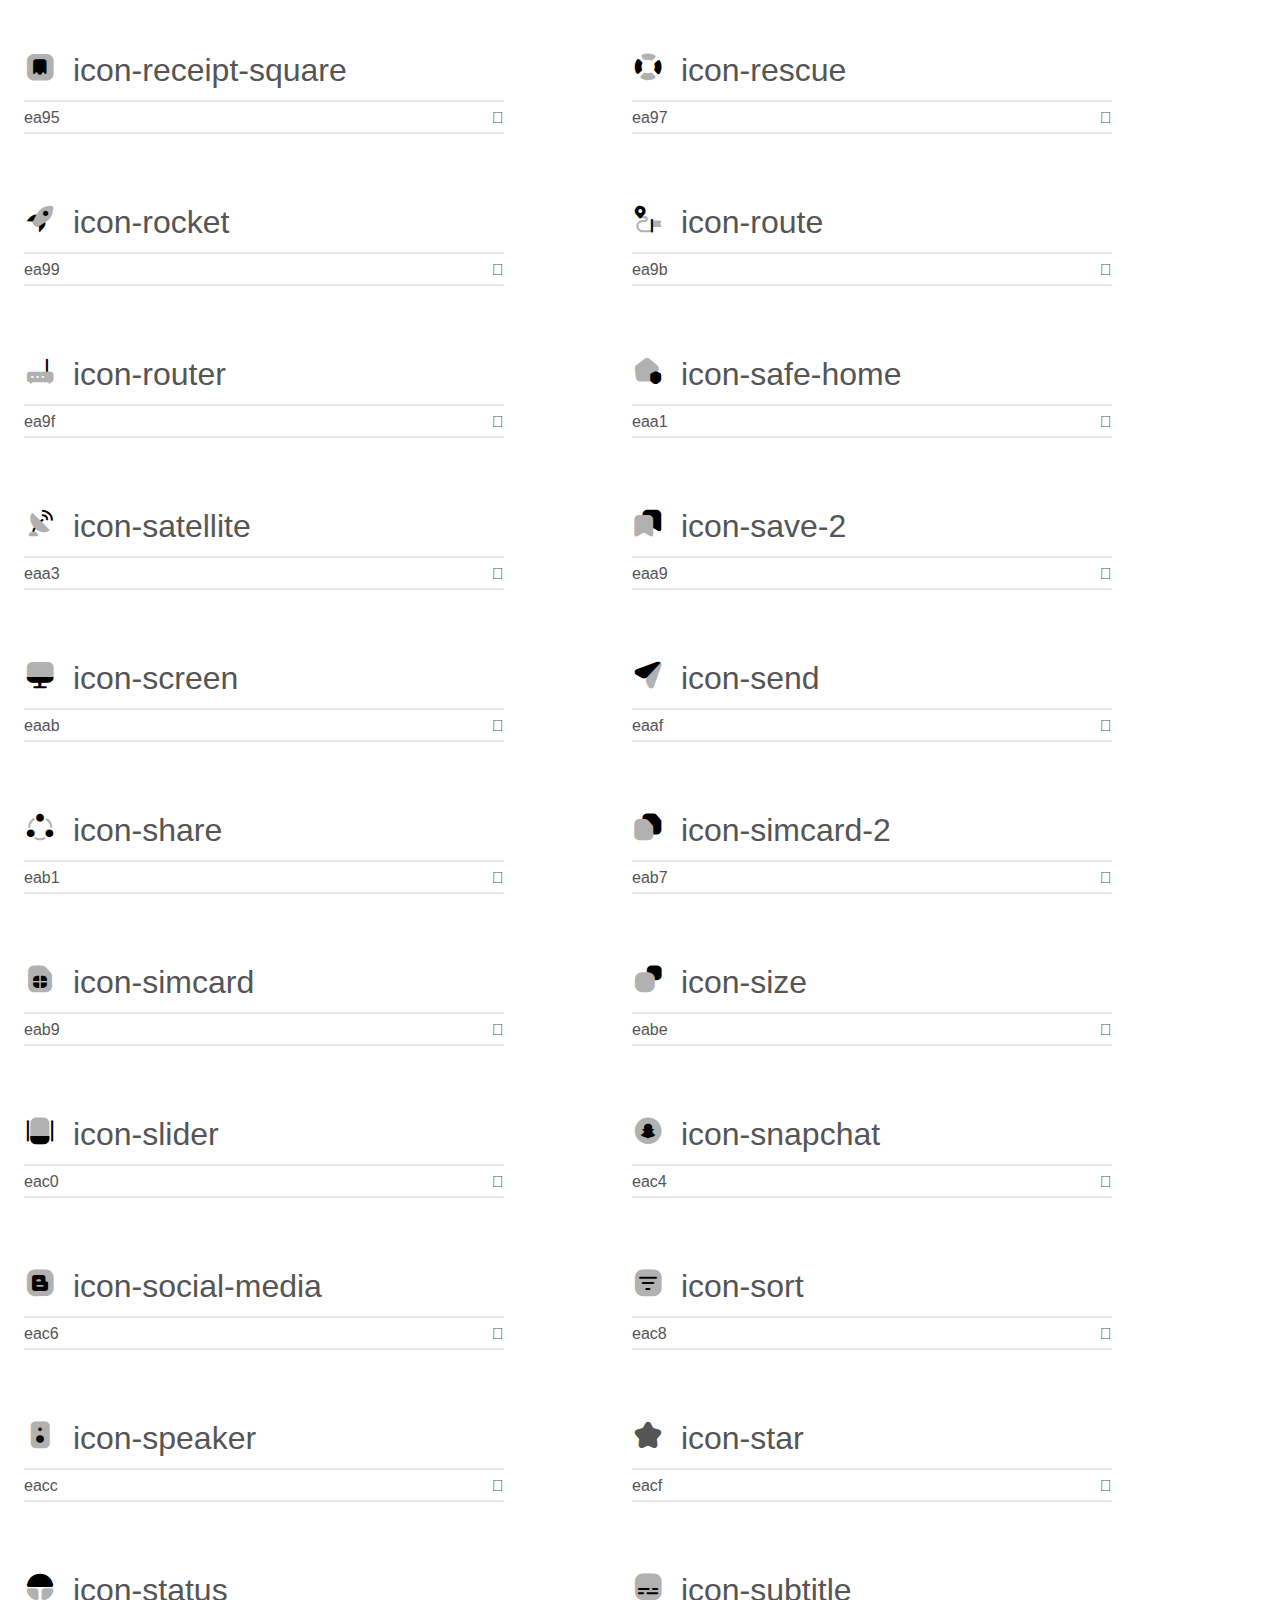
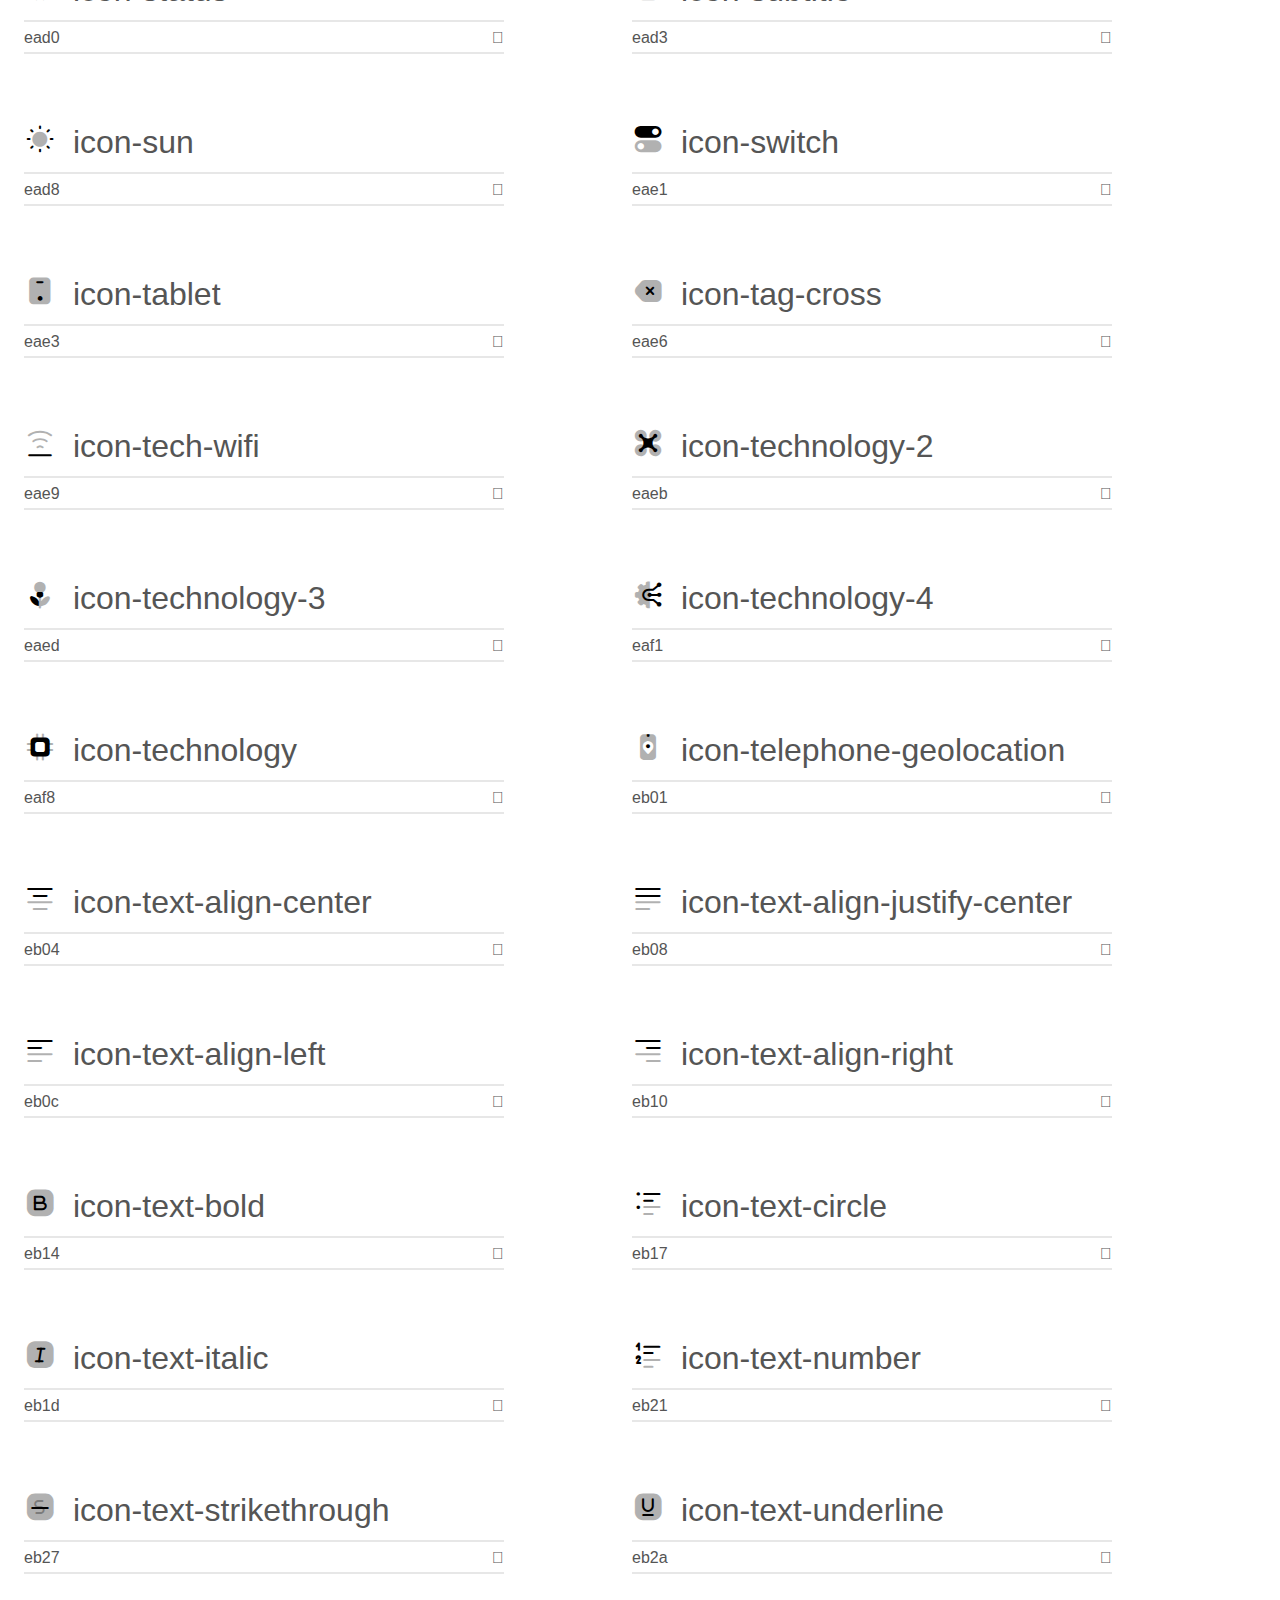
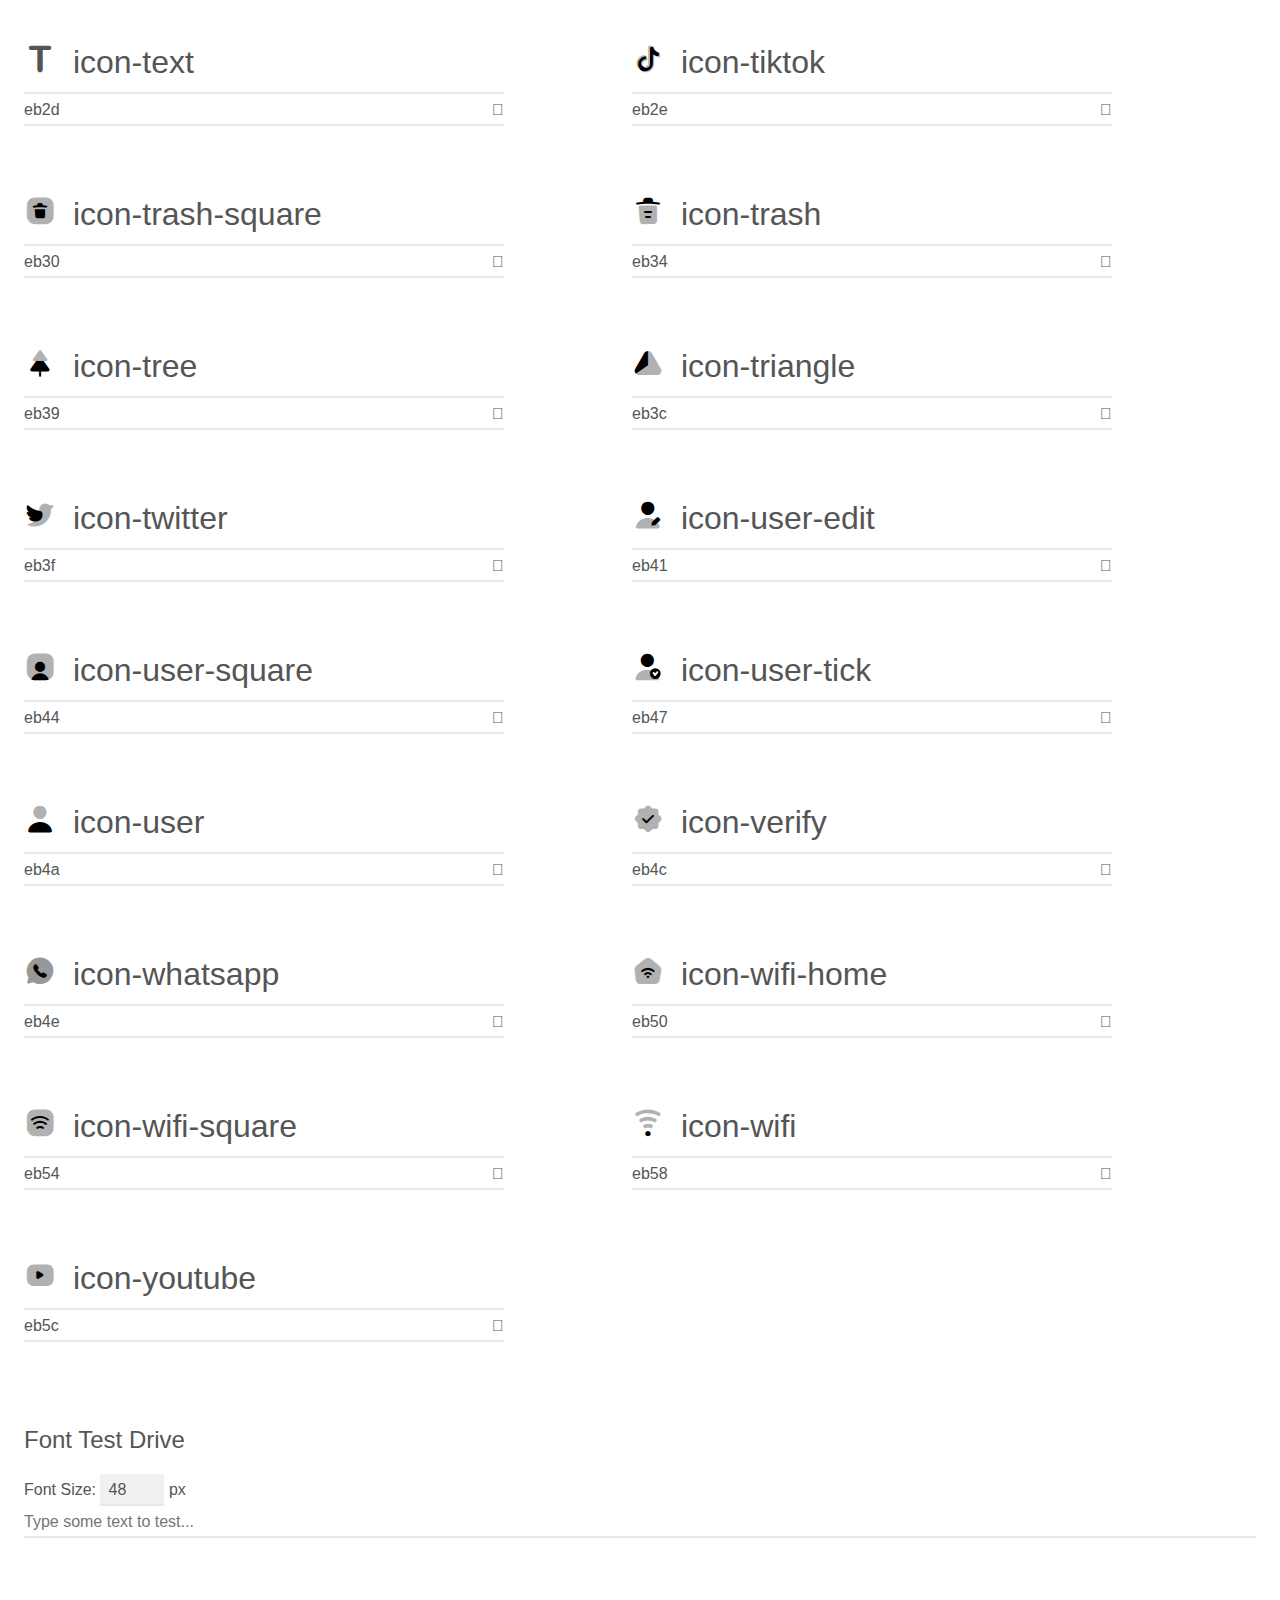
<file: assets/icons/icomoon/demo.html>
<!doctype html>
<html>
<head>
    <meta charset="utf-8">
    <title>IcoMoon Demo</title>
    <meta name="description" content="An Icon Font Generated By IcoMoon.io">
    <meta name="viewport" content="width=device-width, initial-scale=1">
    <link rel="stylesheet" href="demo-files/demo.css">
    <link rel="stylesheet" href="style.css"></head>
<body>
    <div class="bgc1 clearfix">
        <h1 class="mhmm mvm"><span class="fgc1">Font Name:</span> icomoon <small class="fgc1">(Glyphs:&nbsp;205)</small></h1>
    </div>
    <div class="clearfix mhl ptl">
        <h1 class="mvm mtn fgc1">Grid Size: Unknown</h1>
        <div class="glyph fs1">
            <div class="clearfix bshadow0 pbs">
                <span class="icon-abstract-1"><span class="path1"></span><span class="path2"></span></span>
                <span class="mls"> icon-abstract-1</span>
            </div>
            <fieldset class="fs0 size1of1 clearfix hidden-false">
                <input type="text" readonly value="e900" class="unit size1of2" />
                <input type="text" maxlength="1" readonly value="&#xe900;" class="unitRight size1of2 talign-right" />
            </fieldset>
            <div class="fs0 bshadow0 clearfix hidden-true">
                <span class="unit pvs fgc1">liga: </span>
                <input type="text" readonly value="" class="liga unitRight" />
            </div>
        </div>
        <div class="glyph fs1">
            <div class="clearfix bshadow0 pbs">
                <span class="icon-abstract-2"><span class="path1"></span><span class="path2"></span></span>
                <span class="mls"> icon-abstract-2</span>
            </div>
            <fieldset class="fs0 size1of1 clearfix hidden-false">
                <input type="text" readonly value="e902" class="unit size1of2" />
                <input type="text" maxlength="1" readonly value="&#xe902;" class="unitRight size1of2 talign-right" />
            </fieldset>
            <div class="fs0 bshadow0 clearfix hidden-true">
                <span class="unit pvs fgc1">liga: </span>
                <input type="text" readonly value="" class="liga unitRight" />
            </div>
        </div>
        <div class="glyph fs1">
            <div class="clearfix bshadow0 pbs">
                <span class="icon-abstract-3"><span class="path1"></span><span class="path2"></span></span>
                <span class="mls"> icon-abstract-3</span>
            </div>
            <fieldset class="fs0 size1of1 clearfix hidden-false">
                <input type="text" readonly value="e904" class="unit size1of2" />
                <input type="text" maxlength="1" readonly value="&#xe904;" class="unitRight size1of2 talign-right" />
            </fieldset>
            <div class="fs0 bshadow0 clearfix hidden-true">
                <span class="unit pvs fgc1">liga: </span>
                <input type="text" readonly value="" class="liga unitRight" />
            </div>
        </div>
        <div class="glyph fs1">
            <div class="clearfix bshadow0 pbs">
                <span class="icon-abstract-4"><span class="path1"></span><span class="path2"></span></span>
                <span class="mls"> icon-abstract-4</span>
            </div>
            <fieldset class="fs0 size1of1 clearfix hidden-false">
                <input type="text" readonly value="e906" class="unit size1of2" />
                <input type="text" maxlength="1" readonly value="&#xe906;" class="unitRight size1of2 talign-right" />
            </fieldset>
            <div class="fs0 bshadow0 clearfix hidden-true">
                <span class="unit pvs fgc1">liga: </span>
                <input type="text" readonly value="" class="liga unitRight" />
            </div>
        </div>
        <div class="glyph fs1">
            <div class="clearfix bshadow0 pbs">
                <span class="icon-abstract-5"><span class="path1"></span><span class="path2"></span></span>
                <span class="mls"> icon-abstract-5</span>
            </div>
            <fieldset class="fs0 size1of1 clearfix hidden-false">
                <input type="text" readonly value="e908" class="unit size1of2" />
                <input type="text" maxlength="1" readonly value="&#xe908;" class="unitRight size1of2 talign-right" />
            </fieldset>
            <div class="fs0 bshadow0 clearfix hidden-true">
                <span class="unit pvs fgc1">liga: </span>
                <input type="text" readonly value="" class="liga unitRight" />
            </div>
        </div>
        <div class="glyph fs1">
            <div class="clearfix bshadow0 pbs">
                <span class="icon-abstract-6"></span>
                <span class="mls"> icon-abstract-6</span>
            </div>
            <fieldset class="fs0 size1of1 clearfix hidden-false">
                <input type="text" readonly value="e90a" class="unit size1of2" />
                <input type="text" maxlength="1" readonly value="&#xe90a;" class="unitRight size1of2 talign-right" />
            </fieldset>
            <div class="fs0 bshadow0 clearfix hidden-true">
                <span class="unit pvs fgc1">liga: </span>
                <input type="text" readonly value="" class="liga unitRight" />
            </div>
        </div>
        <div class="glyph fs1">
            <div class="clearfix bshadow0 pbs">
                <span class="icon-abstract-7"><span class="path1"></span><span class="path2"></span></span>
                <span class="mls"> icon-abstract-7</span>
            </div>
            <fieldset class="fs0 size1of1 clearfix hidden-false">
                <input type="text" readonly value="e90b" class="unit size1of2" />
                <input type="text" maxlength="1" readonly value="&#xe90b;" class="unitRight size1of2 talign-right" />
            </fieldset>
            <div class="fs0 bshadow0 clearfix hidden-true">
                <span class="unit pvs fgc1">liga: </span>
                <input type="text" readonly value="" class="liga unitRight" />
            </div>
        </div>
        <div class="glyph fs1">
            <div class="clearfix bshadow0 pbs">
                <span class="icon-abstract-8"><span class="path1"></span><span class="path2"></span></span>
                <span class="mls"> icon-abstract-8</span>
            </div>
            <fieldset class="fs0 size1of1 clearfix hidden-false">
                <input type="text" readonly value="e90d" class="unit size1of2" />
                <input type="text" maxlength="1" readonly value="&#xe90d;" class="unitRight size1of2 talign-right" />
            </fieldset>
            <div class="fs0 bshadow0 clearfix hidden-true">
                <span class="unit pvs fgc1">liga: </span>
                <input type="text" readonly value="" class="liga unitRight" />
            </div>
        </div>
        <div class="glyph fs1">
            <div class="clearfix bshadow0 pbs">
                <span class="icon-abstract-9"><span class="path1"></span><span class="path2"></span></span>
                <span class="mls"> icon-abstract-9</span>
            </div>
            <fieldset class="fs0 size1of1 clearfix hidden-false">
                <input type="text" readonly value="e90f" class="unit size1of2" />
                <input type="text" maxlength="1" readonly value="&#xe90f;" class="unitRight size1of2 talign-right" />
            </fieldset>
            <div class="fs0 bshadow0 clearfix hidden-true">
                <span class="unit pvs fgc1">liga: </span>
                <input type="text" readonly value="" class="liga unitRight" />
            </div>
        </div>
        <div class="glyph fs1">
            <div class="clearfix bshadow0 pbs">
                <span class="icon-abstract-10"><span class="path1"></span><span class="path2"></span></span>
                <span class="mls"> icon-abstract-10</span>
            </div>
            <fieldset class="fs0 size1of1 clearfix hidden-false">
                <input type="text" readonly value="e911" class="unit size1of2" />
                <input type="text" maxlength="1" readonly value="&#xe911;" class="unitRight size1of2 talign-right" />
            </fieldset>
            <div class="fs0 bshadow0 clearfix hidden-true">
                <span class="unit pvs fgc1">liga: </span>
                <input type="text" readonly value="" class="liga unitRight" />
            </div>
        </div>
        <div class="glyph fs1">
            <div class="clearfix bshadow0 pbs">
                <span class="icon-abstract-11"><span class="path1"></span><span class="path2"></span></span>
                <span class="mls"> icon-abstract-11</span>
            </div>
            <fieldset class="fs0 size1of1 clearfix hidden-false">
                <input type="text" readonly value="e913" class="unit size1of2" />
                <input type="text" maxlength="1" readonly value="&#xe913;" class="unitRight size1of2 talign-right" />
            </fieldset>
            <div class="fs0 bshadow0 clearfix hidden-true">
                <span class="unit pvs fgc1">liga: </span>
                <input type="text" readonly value="" class="liga unitRight" />
            </div>
        </div>
        <div class="glyph fs1">
            <div class="clearfix bshadow0 pbs">
                <span class="icon-abstract-12"><span class="path1"></span><span class="path2"></span></span>
                <span class="mls"> icon-abstract-12</span>
            </div>
            <fieldset class="fs0 size1of1 clearfix hidden-false">
                <input type="text" readonly value="e915" class="unit size1of2" />
                <input type="text" maxlength="1" readonly value="&#xe915;" class="unitRight size1of2 talign-right" />
            </fieldset>
            <div class="fs0 bshadow0 clearfix hidden-true">
                <span class="unit pvs fgc1">liga: </span>
                <input type="text" readonly value="" class="liga unitRight" />
            </div>
        </div>
        <div class="glyph fs1">
            <div class="clearfix bshadow0 pbs">
                <span class="icon-abstract-13"><span class="path1"></span><span class="path2"></span></span>
                <span class="mls"> icon-abstract-13</span>
            </div>
            <fieldset class="fs0 size1of1 clearfix hidden-false">
                <input type="text" readonly value="e917" class="unit size1of2" />
                <input type="text" maxlength="1" readonly value="&#xe917;" class="unitRight size1of2 talign-right" />
            </fieldset>
            <div class="fs0 bshadow0 clearfix hidden-true">
                <span class="unit pvs fgc1">liga: </span>
                <input type="text" readonly value="" class="liga unitRight" />
            </div>
        </div>
        <div class="glyph fs1">
            <div class="clearfix bshadow0 pbs">
                <span class="icon-abstract-14"><span class="path1"></span><span class="path2"></span></span>
                <span class="mls"> icon-abstract-14</span>
            </div>
            <fieldset class="fs0 size1of1 clearfix hidden-false">
                <input type="text" readonly value="e919" class="unit size1of2" />
                <input type="text" maxlength="1" readonly value="&#xe919;" class="unitRight size1of2 talign-right" />
            </fieldset>
            <div class="fs0 bshadow0 clearfix hidden-true">
                <span class="unit pvs fgc1">liga: </span>
                <input type="text" readonly value="" class="liga unitRight" />
            </div>
        </div>
        <div class="glyph fs1">
            <div class="clearfix bshadow0 pbs">
                <span class="icon-abstract-15"><span class="path1"></span><span class="path2"></span></span>
                <span class="mls"> icon-abstract-15</span>
            </div>
            <fieldset class="fs0 size1of1 clearfix hidden-false">
                <input type="text" readonly value="e91b" class="unit size1of2" />
                <input type="text" maxlength="1" readonly value="&#xe91b;" class="unitRight size1of2 talign-right" />
            </fieldset>
            <div class="fs0 bshadow0 clearfix hidden-true">
                <span class="unit pvs fgc1">liga: </span>
                <input type="text" readonly value="" class="liga unitRight" />
            </div>
        </div>
        <div class="glyph fs1">
            <div class="clearfix bshadow0 pbs">
                <span class="icon-abstract-16"><span class="path1"></span><span class="path2"></span></span>
                <span class="mls"> icon-abstract-16</span>
            </div>
            <fieldset class="fs0 size1of1 clearfix hidden-false">
                <input type="text" readonly value="e91d" class="unit size1of2" />
                <input type="text" maxlength="1" readonly value="&#xe91d;" class="unitRight size1of2 talign-right" />
            </fieldset>
            <div class="fs0 bshadow0 clearfix hidden-true">
                <span class="unit pvs fgc1">liga: </span>
                <input type="text" readonly value="" class="liga unitRight" />
            </div>
        </div>
        <div class="glyph fs1">
            <div class="clearfix bshadow0 pbs">
                <span class="icon-abstract-17"><span class="path1"></span><span class="path2"></span></span>
                <span class="mls"> icon-abstract-17</span>
            </div>
            <fieldset class="fs0 size1of1 clearfix hidden-false">
                <input type="text" readonly value="e91f" class="unit size1of2" />
                <input type="text" maxlength="1" readonly value="&#xe91f;" class="unitRight size1of2 talign-right" />
            </fieldset>
            <div class="fs0 bshadow0 clearfix hidden-true">
                <span class="unit pvs fgc1">liga: </span>
                <input type="text" readonly value="" class="liga unitRight" />
            </div>
        </div>
        <div class="glyph fs1">
            <div class="clearfix bshadow0 pbs">
                <span class="icon-abstract-18"><span class="path1"></span><span class="path2"></span></span>
                <span class="mls"> icon-abstract-18</span>
            </div>
            <fieldset class="fs0 size1of1 clearfix hidden-false">
                <input type="text" readonly value="e921" class="unit size1of2" />
                <input type="text" maxlength="1" readonly value="&#xe921;" class="unitRight size1of2 talign-right" />
            </fieldset>
            <div class="fs0 bshadow0 clearfix hidden-true">
                <span class="unit pvs fgc1">liga: </span>
                <input type="text" readonly value="" class="liga unitRight" />
            </div>
        </div>
        <div class="glyph fs1">
            <div class="clearfix bshadow0 pbs">
                <span class="icon-abstract-19"><span class="path1"></span><span class="path2"></span></span>
                <span class="mls"> icon-abstract-19</span>
            </div>
            <fieldset class="fs0 size1of1 clearfix hidden-false">
                <input type="text" readonly value="e923" class="unit size1of2" />
                <input type="text" maxlength="1" readonly value="&#xe923;" class="unitRight size1of2 talign-right" />
            </fieldset>
            <div class="fs0 bshadow0 clearfix hidden-true">
                <span class="unit pvs fgc1">liga: </span>
                <input type="text" readonly value="" class="liga unitRight" />
            </div>
        </div>
        <div class="glyph fs1">
            <div class="clearfix bshadow0 pbs">
                <span class="icon-abstract-20"><span class="path1"></span><span class="path2"></span></span>
                <span class="mls"> icon-abstract-20</span>
            </div>
            <fieldset class="fs0 size1of1 clearfix hidden-false">
                <input type="text" readonly value="e925" class="unit size1of2" />
                <input type="text" maxlength="1" readonly value="&#xe925;" class="unitRight size1of2 talign-right" />
            </fieldset>
            <div class="fs0 bshadow0 clearfix hidden-true">
                <span class="unit pvs fgc1">liga: </span>
                <input type="text" readonly value="" class="liga unitRight" />
            </div>
        </div>
        <div class="glyph fs1">
            <div class="clearfix bshadow0 pbs">
                <span class="icon-abstract-21"><span class="path1"></span><span class="path2"></span></span>
                <span class="mls"> icon-abstract-21</span>
            </div>
            <fieldset class="fs0 size1of1 clearfix hidden-false">
                <input type="text" readonly value="e927" class="unit size1of2" />
                <input type="text" maxlength="1" readonly value="&#xe927;" class="unitRight size1of2 talign-right" />
            </fieldset>
            <div class="fs0 bshadow0 clearfix hidden-true">
                <span class="unit pvs fgc1">liga: </span>
                <input type="text" readonly value="" class="liga unitRight" />
            </div>
        </div>
        <div class="glyph fs1">
            <div class="clearfix bshadow0 pbs">
                <span class="icon-abstract-22"><span class="path1"></span><span class="path2"></span></span>
                <span class="mls"> icon-abstract-22</span>
            </div>
            <fieldset class="fs0 size1of1 clearfix hidden-false">
                <input type="text" readonly value="e929" class="unit size1of2" />
                <input type="text" maxlength="1" readonly value="&#xe929;" class="unitRight size1of2 talign-right" />
            </fieldset>
            <div class="fs0 bshadow0 clearfix hidden-true">
                <span class="unit pvs fgc1">liga: </span>
                <input type="text" readonly value="" class="liga unitRight" />
            </div>
        </div>
        <div class="glyph fs1">
            <div class="clearfix bshadow0 pbs">
                <span class="icon-abstract-23"><span class="path1"></span><span class="path2"></span></span>
                <span class="mls"> icon-abstract-23</span>
            </div>
            <fieldset class="fs0 size1of1 clearfix hidden-false">
                <input type="text" readonly value="e92b" class="unit size1of2" />
                <input type="text" maxlength="1" readonly value="&#xe92b;" class="unitRight size1of2 talign-right" />
            </fieldset>
            <div class="fs0 bshadow0 clearfix hidden-true">
                <span class="unit pvs fgc1">liga: </span>
                <input type="text" readonly value="" class="liga unitRight" />
            </div>
        </div>
        <div class="glyph fs1">
            <div class="clearfix bshadow0 pbs">
                <span class="icon-abstract-24"><span class="path1"></span><span class="path2"></span></span>
                <span class="mls"> icon-abstract-24</span>
            </div>
            <fieldset class="fs0 size1of1 clearfix hidden-false">
                <input type="text" readonly value="e92d" class="unit size1of2" />
                <input type="text" maxlength="1" readonly value="&#xe92d;" class="unitRight size1of2 talign-right" />
            </fieldset>
            <div class="fs0 bshadow0 clearfix hidden-true">
                <span class="unit pvs fgc1">liga: </span>
                <input type="text" readonly value="" class="liga unitRight" />
            </div>
        </div>
        <div class="glyph fs1">
            <div class="clearfix bshadow0 pbs">
                <span class="icon-abstract-25"><span class="path1"></span><span class="path2"></span></span>
                <span class="mls"> icon-abstract-25</span>
            </div>
            <fieldset class="fs0 size1of1 clearfix hidden-false">
                <input type="text" readonly value="e92f" class="unit size1of2" />
                <input type="text" maxlength="1" readonly value="&#xe92f;" class="unitRight size1of2 talign-right" />
            </fieldset>
            <div class="fs0 bshadow0 clearfix hidden-true">
                <span class="unit pvs fgc1">liga: </span>
                <input type="text" readonly value="" class="liga unitRight" />
            </div>
        </div>
        <div class="glyph fs1">
            <div class="clearfix bshadow0 pbs">
                <span class="icon-abstract-26"><span class="path1"></span><span class="path2"></span></span>
                <span class="mls"> icon-abstract-26</span>
            </div>
            <fieldset class="fs0 size1of1 clearfix hidden-false">
                <input type="text" readonly value="e931" class="unit size1of2" />
                <input type="text" maxlength="1" readonly value="&#xe931;" class="unitRight size1of2 talign-right" />
            </fieldset>
            <div class="fs0 bshadow0 clearfix hidden-true">
                <span class="unit pvs fgc1">liga: </span>
                <input type="text" readonly value="" class="liga unitRight" />
            </div>
        </div>
        <div class="glyph fs1">
            <div class="clearfix bshadow0 pbs">
                <span class="icon-abstract-27"><span class="path1"></span><span class="path2"></span></span>
                <span class="mls"> icon-abstract-27</span>
            </div>
            <fieldset class="fs0 size1of1 clearfix hidden-false">
                <input type="text" readonly value="e933" class="unit size1of2" />
                <input type="text" maxlength="1" readonly value="&#xe933;" class="unitRight size1of2 talign-right" />
            </fieldset>
            <div class="fs0 bshadow0 clearfix hidden-true">
                <span class="unit pvs fgc1">liga: </span>
                <input type="text" readonly value="" class="liga unitRight" />
            </div>
        </div>
        <div class="glyph fs1">
            <div class="clearfix bshadow0 pbs">
                <span class="icon-abstract-28"><span class="path1"></span><span class="path2"></span></span>
                <span class="mls"> icon-abstract-28</span>
            </div>
            <fieldset class="fs0 size1of1 clearfix hidden-false">
                <input type="text" readonly value="e935" class="unit size1of2" />
                <input type="text" maxlength="1" readonly value="&#xe935;" class="unitRight size1of2 talign-right" />
            </fieldset>
            <div class="fs0 bshadow0 clearfix hidden-true">
                <span class="unit pvs fgc1">liga: </span>
                <input type="text" readonly value="" class="liga unitRight" />
            </div>
        </div>
        <div class="glyph fs1">
            <div class="clearfix bshadow0 pbs">
                <span class="icon-abstract-29"><span class="path1"></span><span class="path2"></span></span>
                <span class="mls"> icon-abstract-29</span>
            </div>
            <fieldset class="fs0 size1of1 clearfix hidden-false">
                <input type="text" readonly value="e937" class="unit size1of2" />
                <input type="text" maxlength="1" readonly value="&#xe937;" class="unitRight size1of2 talign-right" />
            </fieldset>
            <div class="fs0 bshadow0 clearfix hidden-true">
                <span class="unit pvs fgc1">liga: </span>
                <input type="text" readonly value="" class="liga unitRight" />
            </div>
        </div>
        <div class="glyph fs1">
            <div class="clearfix bshadow0 pbs">
                <span class="icon-abstract-30"><span class="path1"></span><span class="path2"></span></span>
                <span class="mls"> icon-abstract-30</span>
            </div>
            <fieldset class="fs0 size1of1 clearfix hidden-false">
                <input type="text" readonly value="e939" class="unit size1of2" />
                <input type="text" maxlength="1" readonly value="&#xe939;" class="unitRight size1of2 talign-right" />
            </fieldset>
            <div class="fs0 bshadow0 clearfix hidden-true">
                <span class="unit pvs fgc1">liga: </span>
                <input type="text" readonly value="" class="liga unitRight" />
            </div>
        </div>
        <div class="glyph fs1">
            <div class="clearfix bshadow0 pbs">
                <span class="icon-abstract-31"><span class="path1"></span><span class="path2"></span></span>
                <span class="mls"> icon-abstract-31</span>
            </div>
            <fieldset class="fs0 size1of1 clearfix hidden-false">
                <input type="text" readonly value="e93b" class="unit size1of2" />
                <input type="text" maxlength="1" readonly value="&#xe93b;" class="unitRight size1of2 talign-right" />
            </fieldset>
            <div class="fs0 bshadow0 clearfix hidden-true">
                <span class="unit pvs fgc1">liga: </span>
                <input type="text" readonly value="" class="liga unitRight" />
            </div>
        </div>
        <div class="glyph fs1">
            <div class="clearfix bshadow0 pbs">
                <span class="icon-abstract-32"><span class="path1"></span><span class="path2"></span></span>
                <span class="mls"> icon-abstract-32</span>
            </div>
            <fieldset class="fs0 size1of1 clearfix hidden-false">
                <input type="text" readonly value="e93d" class="unit size1of2" />
                <input type="text" maxlength="1" readonly value="&#xe93d;" class="unitRight size1of2 talign-right" />
            </fieldset>
            <div class="fs0 bshadow0 clearfix hidden-true">
                <span class="unit pvs fgc1">liga: </span>
                <input type="text" readonly value="" class="liga unitRight" />
            </div>
        </div>
        <div class="glyph fs1">
            <div class="clearfix bshadow0 pbs">
                <span class="icon-abstract-33"><span class="path1"></span><span class="path2"></span></span>
                <span class="mls"> icon-abstract-33</span>
            </div>
            <fieldset class="fs0 size1of1 clearfix hidden-false">
                <input type="text" readonly value="e93f" class="unit size1of2" />
                <input type="text" maxlength="1" readonly value="&#xe93f;" class="unitRight size1of2 talign-right" />
            </fieldset>
            <div class="fs0 bshadow0 clearfix hidden-true">
                <span class="unit pvs fgc1">liga: </span>
                <input type="text" readonly value="" class="liga unitRight" />
            </div>
        </div>
        <div class="glyph fs1">
            <div class="clearfix bshadow0 pbs">
                <span class="icon-abstract-34"><span class="path1"></span><span class="path2"></span></span>
                <span class="mls"> icon-abstract-34</span>
            </div>
            <fieldset class="fs0 size1of1 clearfix hidden-false">
                <input type="text" readonly value="e941" class="unit size1of2" />
                <input type="text" maxlength="1" readonly value="&#xe941;" class="unitRight size1of2 talign-right" />
            </fieldset>
            <div class="fs0 bshadow0 clearfix hidden-true">
                <span class="unit pvs fgc1">liga: </span>
                <input type="text" readonly value="" class="liga unitRight" />
            </div>
        </div>
        <div class="glyph fs1">
            <div class="clearfix bshadow0 pbs">
                <span class="icon-abstract-35"><span class="path1"></span><span class="path2"></span></span>
                <span class="mls"> icon-abstract-35</span>
            </div>
            <fieldset class="fs0 size1of1 clearfix hidden-false">
                <input type="text" readonly value="e943" class="unit size1of2" />
                <input type="text" maxlength="1" readonly value="&#xe943;" class="unitRight size1of2 talign-right" />
            </fieldset>
            <div class="fs0 bshadow0 clearfix hidden-true">
                <span class="unit pvs fgc1">liga: </span>
                <input type="text" readonly value="" class="liga unitRight" />
            </div>
        </div>
        <div class="glyph fs1">
            <div class="clearfix bshadow0 pbs">
                <span class="icon-abstract-36"><span class="path1"></span><span class="path2"></span></span>
                <span class="mls"> icon-abstract-36</span>
            </div>
            <fieldset class="fs0 size1of1 clearfix hidden-false">
                <input type="text" readonly value="e945" class="unit size1of2" />
                <input type="text" maxlength="1" readonly value="&#xe945;" class="unitRight size1of2 talign-right" />
            </fieldset>
            <div class="fs0 bshadow0 clearfix hidden-true">
                <span class="unit pvs fgc1">liga: </span>
                <input type="text" readonly value="" class="liga unitRight" />
            </div>
        </div>
        <div class="glyph fs1">
            <div class="clearfix bshadow0 pbs">
                <span class="icon-abstract-37"><span class="path1"></span><span class="path2"></span></span>
                <span class="mls"> icon-abstract-37</span>
            </div>
            <fieldset class="fs0 size1of1 clearfix hidden-false">
                <input type="text" readonly value="e947" class="unit size1of2" />
                <input type="text" maxlength="1" readonly value="&#xe947;" class="unitRight size1of2 talign-right" />
            </fieldset>
            <div class="fs0 bshadow0 clearfix hidden-true">
                <span class="unit pvs fgc1">liga: </span>
                <input type="text" readonly value="" class="liga unitRight" />
            </div>
        </div>
        <div class="glyph fs1">
            <div class="clearfix bshadow0 pbs">
                <span class="icon-abstract-38"><span class="path1"></span><span class="path2"></span></span>
                <span class="mls"> icon-abstract-38</span>
            </div>
            <fieldset class="fs0 size1of1 clearfix hidden-false">
                <input type="text" readonly value="e949" class="unit size1of2" />
                <input type="text" maxlength="1" readonly value="&#xe949;" class="unitRight size1of2 talign-right" />
            </fieldset>
            <div class="fs0 bshadow0 clearfix hidden-true">
                <span class="unit pvs fgc1">liga: </span>
                <input type="text" readonly value="" class="liga unitRight" />
            </div>
        </div>
        <div class="glyph fs1">
            <div class="clearfix bshadow0 pbs">
                <span class="icon-abstract-39"><span class="path1"></span><span class="path2"></span></span>
                <span class="mls"> icon-abstract-39</span>
            </div>
            <fieldset class="fs0 size1of1 clearfix hidden-false">
                <input type="text" readonly value="e94b" class="unit size1of2" />
                <input type="text" maxlength="1" readonly value="&#xe94b;" class="unitRight size1of2 talign-right" />
            </fieldset>
            <div class="fs0 bshadow0 clearfix hidden-true">
                <span class="unit pvs fgc1">liga: </span>
                <input type="text" readonly value="" class="liga unitRight" />
            </div>
        </div>
        <div class="glyph fs1">
            <div class="clearfix bshadow0 pbs">
                <span class="icon-abstract-40"><span class="path1"></span><span class="path2"></span></span>
                <span class="mls"> icon-abstract-40</span>
            </div>
            <fieldset class="fs0 size1of1 clearfix hidden-false">
                <input type="text" readonly value="e94d" class="unit size1of2" />
                <input type="text" maxlength="1" readonly value="&#xe94d;" class="unitRight size1of2 talign-right" />
            </fieldset>
            <div class="fs0 bshadow0 clearfix hidden-true">
                <span class="unit pvs fgc1">liga: </span>
                <input type="text" readonly value="" class="liga unitRight" />
            </div>
        </div>
        <div class="glyph fs1">
            <div class="clearfix bshadow0 pbs">
                <span class="icon-abstract-41"><span class="path1"></span><span class="path2"></span></span>
                <span class="mls"> icon-abstract-41</span>
            </div>
            <fieldset class="fs0 size1of1 clearfix hidden-false">
                <input type="text" readonly value="e94f" class="unit size1of2" />
                <input type="text" maxlength="1" readonly value="&#xe94f;" class="unitRight size1of2 talign-right" />
            </fieldset>
            <div class="fs0 bshadow0 clearfix hidden-true">
                <span class="unit pvs fgc1">liga: </span>
                <input type="text" readonly value="" class="liga unitRight" />
            </div>
        </div>
        <div class="glyph fs1">
            <div class="clearfix bshadow0 pbs">
                <span class="icon-abstract-42"><span class="path1"></span><span class="path2"></span></span>
                <span class="mls"> icon-abstract-42</span>
            </div>
            <fieldset class="fs0 size1of1 clearfix hidden-false">
                <input type="text" readonly value="e951" class="unit size1of2" />
                <input type="text" maxlength="1" readonly value="&#xe951;" class="unitRight size1of2 talign-right" />
            </fieldset>
            <div class="fs0 bshadow0 clearfix hidden-true">
                <span class="unit pvs fgc1">liga: </span>
                <input type="text" readonly value="" class="liga unitRight" />
            </div>
        </div>
        <div class="glyph fs1">
            <div class="clearfix bshadow0 pbs">
                <span class="icon-abstract-43"><span class="path1"></span><span class="path2"></span></span>
                <span class="mls"> icon-abstract-43</span>
            </div>
            <fieldset class="fs0 size1of1 clearfix hidden-false">
                <input type="text" readonly value="e953" class="unit size1of2" />
                <input type="text" maxlength="1" readonly value="&#xe953;" class="unitRight size1of2 talign-right" />
            </fieldset>
            <div class="fs0 bshadow0 clearfix hidden-true">
                <span class="unit pvs fgc1">liga: </span>
                <input type="text" readonly value="" class="liga unitRight" />
            </div>
        </div>
        <div class="glyph fs1">
            <div class="clearfix bshadow0 pbs">
                <span class="icon-abstract-44"><span class="path1"></span><span class="path2"></span></span>
                <span class="mls"> icon-abstract-44</span>
            </div>
            <fieldset class="fs0 size1of1 clearfix hidden-false">
                <input type="text" readonly value="e955" class="unit size1of2" />
                <input type="text" maxlength="1" readonly value="&#xe955;" class="unitRight size1of2 talign-right" />
            </fieldset>
            <div class="fs0 bshadow0 clearfix hidden-true">
                <span class="unit pvs fgc1">liga: </span>
                <input type="text" readonly value="" class="liga unitRight" />
            </div>
        </div>
        <div class="glyph fs1">
            <div class="clearfix bshadow0 pbs">
                <span class="icon-abstract-45"><span class="path1"></span><span class="path2"></span></span>
                <span class="mls"> icon-abstract-45</span>
            </div>
            <fieldset class="fs0 size1of1 clearfix hidden-false">
                <input type="text" readonly value="e957" class="unit size1of2" />
                <input type="text" maxlength="1" readonly value="&#xe957;" class="unitRight size1of2 talign-right" />
            </fieldset>
            <div class="fs0 bshadow0 clearfix hidden-true">
                <span class="unit pvs fgc1">liga: </span>
                <input type="text" readonly value="" class="liga unitRight" />
            </div>
        </div>
        <div class="glyph fs1">
            <div class="clearfix bshadow0 pbs">
                <span class="icon-abstract-46"><span class="path1"></span><span class="path2"></span></span>
                <span class="mls"> icon-abstract-46</span>
            </div>
            <fieldset class="fs0 size1of1 clearfix hidden-false">
                <input type="text" readonly value="e959" class="unit size1of2" />
                <input type="text" maxlength="1" readonly value="&#xe959;" class="unitRight size1of2 talign-right" />
            </fieldset>
            <div class="fs0 bshadow0 clearfix hidden-true">
                <span class="unit pvs fgc1">liga: </span>
                <input type="text" readonly value="" class="liga unitRight" />
            </div>
        </div>
        <div class="glyph fs1">
            <div class="clearfix bshadow0 pbs">
                <span class="icon-abstract-47"><span class="path1"></span><span class="path2"></span></span>
                <span class="mls"> icon-abstract-47</span>
            </div>
            <fieldset class="fs0 size1of1 clearfix hidden-false">
                <input type="text" readonly value="e95b" class="unit size1of2" />
                <input type="text" maxlength="1" readonly value="&#xe95b;" class="unitRight size1of2 talign-right" />
            </fieldset>
            <div class="fs0 bshadow0 clearfix hidden-true">
                <span class="unit pvs fgc1">liga: </span>
                <input type="text" readonly value="" class="liga unitRight" />
            </div>
        </div>
        <div class="glyph fs1">
            <div class="clearfix bshadow0 pbs">
                <span class="icon-abstract-48"><span class="path1"></span><span class="path2"></span><span class="path3"></span></span>
                <span class="mls"> icon-abstract-48</span>
            </div>
            <fieldset class="fs0 size1of1 clearfix hidden-false">
                <input type="text" readonly value="e95d" class="unit size1of2" />
                <input type="text" maxlength="1" readonly value="&#xe95d;" class="unitRight size1of2 talign-right" />
            </fieldset>
            <div class="fs0 bshadow0 clearfix hidden-true">
                <span class="unit pvs fgc1">liga: </span>
                <input type="text" readonly value="" class="liga unitRight" />
            </div>
        </div>
        <div class="glyph fs1">
            <div class="clearfix bshadow0 pbs">
                <span class="icon-abstract-49"><span class="path1"></span><span class="path2"></span><span class="path3"></span></span>
                <span class="mls"> icon-abstract-49</span>
            </div>
            <fieldset class="fs0 size1of1 clearfix hidden-false">
                <input type="text" readonly value="e960" class="unit size1of2" />
                <input type="text" maxlength="1" readonly value="&#xe960;" class="unitRight size1of2 talign-right" />
            </fieldset>
            <div class="fs0 bshadow0 clearfix hidden-true">
                <span class="unit pvs fgc1">liga: </span>
                <input type="text" readonly value="" class="liga unitRight" />
            </div>
        </div>
        <div class="glyph fs1">
            <div class="clearfix bshadow0 pbs">
                <span class="icon-abstract"><span class="path1"></span><span class="path2"></span></span>
                <span class="mls"> icon-abstract</span>
            </div>
            <fieldset class="fs0 size1of1 clearfix hidden-false">
                <input type="text" readonly value="e963" class="unit size1of2" />
                <input type="text" maxlength="1" readonly value="&#xe963;" class="unitRight size1of2 talign-right" />
            </fieldset>
            <div class="fs0 bshadow0 clearfix hidden-true">
                <span class="unit pvs fgc1">liga: </span>
                <input type="text" readonly value="" class="liga unitRight" />
            </div>
        </div>
        <div class="glyph fs1">
            <div class="clearfix bshadow0 pbs">
                <span class="icon-add-item"><span class="path1"></span><span class="path2"></span><span class="path3"></span></span>
                <span class="mls"> icon-add-item</span>
            </div>
            <fieldset class="fs0 size1of1 clearfix hidden-false">
                <input type="text" readonly value="e965" class="unit size1of2" />
                <input type="text" maxlength="1" readonly value="&#xe965;" class="unitRight size1of2 talign-right" />
            </fieldset>
            <div class="fs0 bshadow0 clearfix hidden-true">
                <span class="unit pvs fgc1">liga: </span>
                <input type="text" readonly value="" class="liga unitRight" />
            </div>
        </div>
        <div class="glyph fs1">
            <div class="clearfix bshadow0 pbs">
                <span class="icon-airpod"><span class="path1"></span><span class="path2"></span><span class="path3"></span></span>
                <span class="mls"> icon-airpod</span>
            </div>
            <fieldset class="fs0 size1of1 clearfix hidden-false">
                <input type="text" readonly value="e968" class="unit size1of2" />
                <input type="text" maxlength="1" readonly value="&#xe968;" class="unitRight size1of2 talign-right" />
            </fieldset>
            <div class="fs0 bshadow0 clearfix hidden-true">
                <span class="unit pvs fgc1">liga: </span>
                <input type="text" readonly value="" class="liga unitRight" />
            </div>
        </div>
        <div class="glyph fs1">
            <div class="clearfix bshadow0 pbs">
                <span class="icon-archive-tick"><span class="path1"></span><span class="path2"></span></span>
                <span class="mls"> icon-archive-tick</span>
            </div>
            <fieldset class="fs0 size1of1 clearfix hidden-false">
                <input type="text" readonly value="e96b" class="unit size1of2" />
                <input type="text" maxlength="1" readonly value="&#xe96b;" class="unitRight size1of2 talign-right" />
            </fieldset>
            <div class="fs0 bshadow0 clearfix hidden-true">
                <span class="unit pvs fgc1">liga: </span>
                <input type="text" readonly value="" class="liga unitRight" />
            </div>
        </div>
        <div class="glyph fs1">
            <div class="clearfix bshadow0 pbs">
                <span class="icon-archive"><span class="path1"></span><span class="path2"></span><span class="path3"></span></span>
                <span class="mls"> icon-archive</span>
            </div>
            <fieldset class="fs0 size1of1 clearfix hidden-false">
                <input type="text" readonly value="e96d" class="unit size1of2" />
                <input type="text" maxlength="1" readonly value="&#xe96d;" class="unitRight size1of2 talign-right" />
            </fieldset>
            <div class="fs0 bshadow0 clearfix hidden-true">
                <span class="unit pvs fgc1">liga: </span>
                <input type="text" readonly value="" class="liga unitRight" />
            </div>
        </div>
        <div class="glyph fs1">
            <div class="clearfix bshadow0 pbs">
                <span class="icon-artificial-intelligence"><span class="path1"></span><span class="path2"></span><span class="path3"></span><span class="path4"></span><span class="path5"></span><span class="path6"></span><span class="path7"></span><span class="path8"></span></span>
                <span class="mls"> icon-artificial-intelligence</span>
            </div>
            <fieldset class="fs0 size1of1 clearfix hidden-false">
                <input type="text" readonly value="e970" class="unit size1of2" />
                <input type="text" maxlength="1" readonly value="&#xe970;" class="unitRight size1of2 talign-right" />
            </fieldset>
            <div class="fs0 bshadow0 clearfix hidden-true">
                <span class="unit pvs fgc1">liga: </span>
                <input type="text" readonly value="" class="liga unitRight" />
            </div>
        </div>
        <div class="glyph fs1">
            <div class="clearfix bshadow0 pbs">
                <span class="icon-auto-brightness"><span class="path1"></span><span class="path2"></span><span class="path3"></span></span>
                <span class="mls"> icon-auto-brightness</span>
            </div>
            <fieldset class="fs0 size1of1 clearfix hidden-false">
                <input type="text" readonly value="e978" class="unit size1of2" />
                <input type="text" maxlength="1" readonly value="&#xe978;" class="unitRight size1of2 talign-right" />
            </fieldset>
            <div class="fs0 bshadow0 clearfix hidden-true">
                <span class="unit pvs fgc1">liga: </span>
                <input type="text" readonly value="" class="liga unitRight" />
            </div>
        </div>
        <div class="glyph fs1">
            <div class="clearfix bshadow0 pbs">
                <span class="icon-behance"><span class="path1"></span><span class="path2"></span></span>
                <span class="mls"> icon-behance</span>
            </div>
            <fieldset class="fs0 size1of1 clearfix hidden-false">
                <input type="text" readonly value="e97b" class="unit size1of2" />
                <input type="text" maxlength="1" readonly value="&#xe97b;" class="unitRight size1of2 talign-right" />
            </fieldset>
            <div class="fs0 bshadow0 clearfix hidden-true">
                <span class="unit pvs fgc1">liga: </span>
                <input type="text" readonly value="" class="liga unitRight" />
            </div>
        </div>
        <div class="glyph fs1">
            <div class="clearfix bshadow0 pbs">
                <span class="icon-bluetooth"><span class="path1"></span><span class="path2"></span></span>
                <span class="mls"> icon-bluetooth</span>
            </div>
            <fieldset class="fs0 size1of1 clearfix hidden-false">
                <input type="text" readonly value="e97d" class="unit size1of2" />
                <input type="text" maxlength="1" readonly value="&#xe97d;" class="unitRight size1of2 talign-right" />
            </fieldset>
            <div class="fs0 bshadow0 clearfix hidden-true">
                <span class="unit pvs fgc1">liga: </span>
                <input type="text" readonly value="" class="liga unitRight" />
            </div>
        </div>
        <div class="glyph fs1">
            <div class="clearfix bshadow0 pbs">
                <span class="icon-book-square"><span class="path1"></span><span class="path2"></span><span class="path3"></span></span>
                <span class="mls"> icon-book-square</span>
            </div>
            <fieldset class="fs0 size1of1 clearfix hidden-false">
                <input type="text" readonly value="e97f" class="unit size1of2" />
                <input type="text" maxlength="1" readonly value="&#xe97f;" class="unitRight size1of2 talign-right" />
            </fieldset>
            <div class="fs0 bshadow0 clearfix hidden-true">
                <span class="unit pvs fgc1">liga: </span>
                <input type="text" readonly value="" class="liga unitRight" />
            </div>
        </div>
        <div class="glyph fs1">
            <div class="clearfix bshadow0 pbs">
                <span class="icon-brush"><span class="path1"></span><span class="path2"></span></span>
                <span class="mls"> icon-brush</span>
            </div>
            <fieldset class="fs0 size1of1 clearfix hidden-false">
                <input type="text" readonly value="e982" class="unit size1of2" />
                <input type="text" maxlength="1" readonly value="&#xe982;" class="unitRight size1of2 talign-right" />
            </fieldset>
            <div class="fs0 bshadow0 clearfix hidden-true">
                <span class="unit pvs fgc1">liga: </span>
                <input type="text" readonly value="" class="liga unitRight" />
            </div>
        </div>
        <div class="glyph fs1">
            <div class="clearfix bshadow0 pbs">
                <span class="icon-bucket-square"><span class="path1"></span><span class="path2"></span><span class="path3"></span></span>
                <span class="mls"> icon-bucket-square</span>
            </div>
            <fieldset class="fs0 size1of1 clearfix hidden-false">
                <input type="text" readonly value="e984" class="unit size1of2" />
                <input type="text" maxlength="1" readonly value="&#xe984;" class="unitRight size1of2 talign-right" />
            </fieldset>
            <div class="fs0 bshadow0 clearfix hidden-true">
                <span class="unit pvs fgc1">liga: </span>
                <input type="text" readonly value="" class="liga unitRight" />
            </div>
        </div>
        <div class="glyph fs1">
            <div class="clearfix bshadow0 pbs">
                <span class="icon-bucket"><span class="path1"></span><span class="path2"></span><span class="path3"></span><span class="path4"></span></span>
                <span class="mls"> icon-bucket</span>
            </div>
            <fieldset class="fs0 size1of1 clearfix hidden-false">
                <input type="text" readonly value="e987" class="unit size1of2" />
                <input type="text" maxlength="1" readonly value="&#xe987;" class="unitRight size1of2 talign-right" />
            </fieldset>
            <div class="fs0 bshadow0 clearfix hidden-true">
                <span class="unit pvs fgc1">liga: </span>
                <input type="text" readonly value="" class="liga unitRight" />
            </div>
        </div>
        <div class="glyph fs1">
            <div class="clearfix bshadow0 pbs">
                <span class="icon-calculator"><span class="path1"></span><span class="path2"></span><span class="path3"></span><span class="path4"></span><span class="path5"></span><span class="path6"></span></span>
                <span class="mls"> icon-calculator</span>
            </div>
            <fieldset class="fs0 size1of1 clearfix hidden-false">
                <input type="text" readonly value="e98b" class="unit size1of2" />
                <input type="text" maxlength="1" readonly value="&#xe98b;" class="unitRight size1of2 talign-right" />
            </fieldset>
            <div class="fs0 bshadow0 clearfix hidden-true">
                <span class="unit pvs fgc1">liga: </span>
                <input type="text" readonly value="" class="liga unitRight" />
            </div>
        </div>
        <div class="glyph fs1">
            <div class="clearfix bshadow0 pbs">
                <span class="icon-call"><span class="path1"></span><span class="path2"></span><span class="path3"></span><span class="path4"></span><span class="path5"></span><span class="path6"></span><span class="path7"></span><span class="path8"></span></span>
                <span class="mls"> icon-call</span>
            </div>
            <fieldset class="fs0 size1of1 clearfix hidden-false">
                <input type="text" readonly value="e991" class="unit size1of2" />
                <input type="text" maxlength="1" readonly value="&#xe991;" class="unitRight size1of2 talign-right" />
            </fieldset>
            <div class="fs0 bshadow0 clearfix hidden-true">
                <span class="unit pvs fgc1">liga: </span>
                <input type="text" readonly value="" class="liga unitRight" />
            </div>
        </div>
        <div class="glyph fs1">
            <div class="clearfix bshadow0 pbs">
                <span class="icon-cd"><span class="path1"></span><span class="path2"></span></span>
                <span class="mls"> icon-cd</span>
            </div>
            <fieldset class="fs0 size1of1 clearfix hidden-false">
                <input type="text" readonly value="e999" class="unit size1of2" />
                <input type="text" maxlength="1" readonly value="&#xe999;" class="unitRight size1of2 talign-right" />
            </fieldset>
            <div class="fs0 bshadow0 clearfix hidden-true">
                <span class="unit pvs fgc1">liga: </span>
                <input type="text" readonly value="" class="liga unitRight" />
            </div>
        </div>
        <div class="glyph fs1">
            <div class="clearfix bshadow0 pbs">
                <span class="icon-chrome"><span class="path1"></span><span class="path2"></span></span>
                <span class="mls"> icon-chrome</span>
            </div>
            <fieldset class="fs0 size1of1 clearfix hidden-false">
                <input type="text" readonly value="e99b" class="unit size1of2" />
                <input type="text" maxlength="1" readonly value="&#xe99b;" class="unitRight size1of2 talign-right" />
            </fieldset>
            <div class="fs0 bshadow0 clearfix hidden-true">
                <span class="unit pvs fgc1">liga: </span>
                <input type="text" readonly value="" class="liga unitRight" />
            </div>
        </div>
        <div class="glyph fs1">
            <div class="clearfix bshadow0 pbs">
                <span class="icon-classmates"><span class="path1"></span><span class="path2"></span></span>
                <span class="mls"> icon-classmates</span>
            </div>
            <fieldset class="fs0 size1of1 clearfix hidden-false">
                <input type="text" readonly value="e99d" class="unit size1of2" />
                <input type="text" maxlength="1" readonly value="&#xe99d;" class="unitRight size1of2 talign-right" />
            </fieldset>
            <div class="fs0 bshadow0 clearfix hidden-true">
                <span class="unit pvs fgc1">liga: </span>
                <input type="text" readonly value="" class="liga unitRight" />
            </div>
        </div>
        <div class="glyph fs1">
            <div class="clearfix bshadow0 pbs">
                <span class="icon-cloud-add"><span class="path1"></span><span class="path2"></span></span>
                <span class="mls"> icon-cloud-add</span>
            </div>
            <fieldset class="fs0 size1of1 clearfix hidden-false">
                <input type="text" readonly value="e99f" class="unit size1of2" />
                <input type="text" maxlength="1" readonly value="&#xe99f;" class="unitRight size1of2 talign-right" />
            </fieldset>
            <div class="fs0 bshadow0 clearfix hidden-true">
                <span class="unit pvs fgc1">liga: </span>
                <input type="text" readonly value="" class="liga unitRight" />
            </div>
        </div>
        <div class="glyph fs1">
            <div class="clearfix bshadow0 pbs">
                <span class="icon-cloud-change"><span class="path1"></span><span class="path2"></span><span class="path3"></span></span>
                <span class="mls"> icon-cloud-change</span>
            </div>
            <fieldset class="fs0 size1of1 clearfix hidden-false">
                <input type="text" readonly value="e9a1" class="unit size1of2" />
                <input type="text" maxlength="1" readonly value="&#xe9a1;" class="unitRight size1of2 talign-right" />
            </fieldset>
            <div class="fs0 bshadow0 clearfix hidden-true">
                <span class="unit pvs fgc1">liga: </span>
                <input type="text" readonly value="" class="liga unitRight" />
            </div>
        </div>
        <div class="glyph fs1">
            <div class="clearfix bshadow0 pbs">
                <span class="icon-cloud-download"><span class="path1"></span><span class="path2"></span></span>
                <span class="mls"> icon-cloud-download</span>
            </div>
            <fieldset class="fs0 size1of1 clearfix hidden-false">
                <input type="text" readonly value="e9a4" class="unit size1of2" />
                <input type="text" maxlength="1" readonly value="&#xe9a4;" class="unitRight size1of2 talign-right" />
            </fieldset>
            <div class="fs0 bshadow0 clearfix hidden-true">
                <span class="unit pvs fgc1">liga: </span>
                <input type="text" readonly value="" class="liga unitRight" />
            </div>
        </div>
        <div class="glyph fs1">
            <div class="clearfix bshadow0 pbs">
                <span class="icon-cloud"></span>
                <span class="mls"> icon-cloud</span>
            </div>
            <fieldset class="fs0 size1of1 clearfix hidden-false">
                <input type="text" readonly value="e9a6" class="unit size1of2" />
                <input type="text" maxlength="1" readonly value="&#xe9a6;" class="unitRight size1of2 talign-right" />
            </fieldset>
            <div class="fs0 bshadow0 clearfix hidden-true">
                <span class="unit pvs fgc1">liga: </span>
                <input type="text" readonly value="" class="liga unitRight" />
            </div>
        </div>
        <div class="glyph fs1">
            <div class="clearfix bshadow0 pbs">
                <span class="icon-coffee"><span class="path1"></span><span class="path2"></span><span class="path3"></span><span class="path4"></span><span class="path5"></span><span class="path6"></span></span>
                <span class="mls"> icon-coffee</span>
            </div>
            <fieldset class="fs0 size1of1 clearfix hidden-false">
                <input type="text" readonly value="e9a7" class="unit size1of2" />
                <input type="text" maxlength="1" readonly value="&#xe9a7;" class="unitRight size1of2 talign-right" />
            </fieldset>
            <div class="fs0 bshadow0 clearfix hidden-true">
                <span class="unit pvs fgc1">liga: </span>
                <input type="text" readonly value="" class="liga unitRight" />
            </div>
        </div>
        <div class="glyph fs1">
            <div class="clearfix bshadow0 pbs">
                <span class="icon-color-swatch"><span class="path1"></span><span class="path2"></span><span class="path3"></span><span class="path4"></span><span class="path5"></span><span class="path6"></span><span class="path7"></span><span class="path8"></span><span class="path9"></span><span class="path10"></span><span class="path11"></span><span class="path12"></span><span class="path13"></span><span class="path14"></span><span class="path15"></span><span class="path16"></span><span class="path17"></span><span class="path18"></span><span class="path19"></span><span class="path20"></span><span class="path21"></span></span>
                <span class="mls"> icon-color-swatch</span>
            </div>
            <fieldset class="fs0 size1of1 clearfix hidden-false">
                <input type="text" readonly value="e9ad" class="unit size1of2" />
                <input type="text" maxlength="1" readonly value="&#xe9ad;" class="unitRight size1of2 talign-right" />
            </fieldset>
            <div class="fs0 bshadow0 clearfix hidden-true">
                <span class="unit pvs fgc1">liga: </span>
                <input type="text" readonly value="" class="liga unitRight" />
            </div>
        </div>
        <div class="glyph fs1">
            <div class="clearfix bshadow0 pbs">
                <span class="icon-colors-square"><span class="path1"></span><span class="path2"></span><span class="path3"></span><span class="path4"></span></span>
                <span class="mls"> icon-colors-square</span>
            </div>
            <fieldset class="fs0 size1of1 clearfix hidden-false">
                <input type="text" readonly value="e9c2" class="unit size1of2" />
                <input type="text" maxlength="1" readonly value="&#xe9c2;" class="unitRight size1of2 talign-right" />
            </fieldset>
            <div class="fs0 bshadow0 clearfix hidden-true">
                <span class="unit pvs fgc1">liga: </span>
                <input type="text" readonly value="" class="liga unitRight" />
            </div>
        </div>
        <div class="glyph fs1">
            <div class="clearfix bshadow0 pbs">
                <span class="icon-compass"><span class="path1"></span><span class="path2"></span></span>
                <span class="mls"> icon-compass</span>
            </div>
            <fieldset class="fs0 size1of1 clearfix hidden-false">
                <input type="text" readonly value="e9c6" class="unit size1of2" />
                <input type="text" maxlength="1" readonly value="&#xe9c6;" class="unitRight size1of2 talign-right" />
            </fieldset>
            <div class="fs0 bshadow0 clearfix hidden-true">
                <span class="unit pvs fgc1">liga: </span>
                <input type="text" readonly value="" class="liga unitRight" />
            </div>
        </div>
        <div class="glyph fs1">
            <div class="clearfix bshadow0 pbs">
                <span class="icon-copy-success"><span class="path1"></span><span class="path2"></span></span>
                <span class="mls"> icon-copy-success</span>
            </div>
            <fieldset class="fs0 size1of1 clearfix hidden-false">
                <input type="text" readonly value="e9c8" class="unit size1of2" />
                <input type="text" maxlength="1" readonly value="&#xe9c8;" class="unitRight size1of2 talign-right" />
            </fieldset>
            <div class="fs0 bshadow0 clearfix hidden-true">
                <span class="unit pvs fgc1">liga: </span>
                <input type="text" readonly value="" class="liga unitRight" />
            </div>
        </div>
        <div class="glyph fs1">
            <div class="clearfix bshadow0 pbs">
                <span class="icon-copy"></span>
                <span class="mls"> icon-copy</span>
            </div>
            <fieldset class="fs0 size1of1 clearfix hidden-false">
                <input type="text" readonly value="e9ca" class="unit size1of2" />
                <input type="text" maxlength="1" readonly value="&#xe9ca;" class="unitRight size1of2 talign-right" />
            </fieldset>
            <div class="fs0 bshadow0 clearfix hidden-true">
                <span class="unit pvs fgc1">liga: </span>
                <input type="text" readonly value="" class="liga unitRight" />
            </div>
        </div>
        <div class="glyph fs1">
            <div class="clearfix bshadow0 pbs">
                <span class="icon-crown-2"><span class="path1"></span><span class="path2"></span><span class="path3"></span></span>
                <span class="mls"> icon-crown-2</span>
            </div>
            <fieldset class="fs0 size1of1 clearfix hidden-false">
                <input type="text" readonly value="e9cb" class="unit size1of2" />
                <input type="text" maxlength="1" readonly value="&#xe9cb;" class="unitRight size1of2 talign-right" />
            </fieldset>
            <div class="fs0 bshadow0 clearfix hidden-true">
                <span class="unit pvs fgc1">liga: </span>
                <input type="text" readonly value="" class="liga unitRight" />
            </div>
        </div>
        <div class="glyph fs1">
            <div class="clearfix bshadow0 pbs">
                <span class="icon-crown"><span class="path1"></span><span class="path2"></span></span>
                <span class="mls"> icon-crown</span>
            </div>
            <fieldset class="fs0 size1of1 clearfix hidden-false">
                <input type="text" readonly value="e9ce" class="unit size1of2" />
                <input type="text" maxlength="1" readonly value="&#xe9ce;" class="unitRight size1of2 talign-right" />
            </fieldset>
            <div class="fs0 bshadow0 clearfix hidden-true">
                <span class="unit pvs fgc1">liga: </span>
                <input type="text" readonly value="" class="liga unitRight" />
            </div>
        </div>
        <div class="glyph fs1">
            <div class="clearfix bshadow0 pbs">
                <span class="icon-cup"><span class="path1"></span><span class="path2"></span></span>
                <span class="mls"> icon-cup</span>
            </div>
            <fieldset class="fs0 size1of1 clearfix hidden-false">
                <input type="text" readonly value="e9d0" class="unit size1of2" />
                <input type="text" maxlength="1" readonly value="&#xe9d0;" class="unitRight size1of2 talign-right" />
            </fieldset>
            <div class="fs0 bshadow0 clearfix hidden-true">
                <span class="unit pvs fgc1">liga: </span>
                <input type="text" readonly value="" class="liga unitRight" />
            </div>
        </div>
        <div class="glyph fs1">
            <div class="clearfix bshadow0 pbs">
                <span class="icon-design-2"><span class="path1"></span><span class="path2"></span></span>
                <span class="mls"> icon-design-2</span>
            </div>
            <fieldset class="fs0 size1of1 clearfix hidden-false">
                <input type="text" readonly value="e9d2" class="unit size1of2" />
                <input type="text" maxlength="1" readonly value="&#xe9d2;" class="unitRight size1of2 talign-right" />
            </fieldset>
            <div class="fs0 bshadow0 clearfix hidden-true">
                <span class="unit pvs fgc1">liga: </span>
                <input type="text" readonly value="" class="liga unitRight" />
            </div>
        </div>
        <div class="glyph fs1">
            <div class="clearfix bshadow0 pbs">
                <span class="icon-design-frame"><span class="path1"></span><span class="path2"></span></span>
                <span class="mls"> icon-design-frame</span>
            </div>
            <fieldset class="fs0 size1of1 clearfix hidden-false">
                <input type="text" readonly value="e9d4" class="unit size1of2" />
                <input type="text" maxlength="1" readonly value="&#xe9d4;" class="unitRight size1of2 talign-right" />
            </fieldset>
            <div class="fs0 bshadow0 clearfix hidden-true">
                <span class="unit pvs fgc1">liga: </span>
                <input type="text" readonly value="" class="liga unitRight" />
            </div>
        </div>
        <div class="glyph fs1">
            <div class="clearfix bshadow0 pbs">
                <span class="icon-design-mask"><span class="path1"></span><span class="path2"></span></span>
                <span class="mls"> icon-design-mask</span>
            </div>
            <fieldset class="fs0 size1of1 clearfix hidden-false">
                <input type="text" readonly value="e9d6" class="unit size1of2" />
                <input type="text" maxlength="1" readonly value="&#xe9d6;" class="unitRight size1of2 talign-right" />
            </fieldset>
            <div class="fs0 bshadow0 clearfix hidden-true">
                <span class="unit pvs fgc1">liga: </span>
                <input type="text" readonly value="" class="liga unitRight" />
            </div>
        </div>
        <div class="glyph fs1">
            <div class="clearfix bshadow0 pbs">
                <span class="icon-design"><span class="path1"></span><span class="path2"></span></span>
                <span class="mls"> icon-design</span>
            </div>
            <fieldset class="fs0 size1of1 clearfix hidden-false">
                <input type="text" readonly value="e9d8" class="unit size1of2" />
                <input type="text" maxlength="1" readonly value="&#xe9d8;" class="unitRight size1of2 talign-right" />
            </fieldset>
            <div class="fs0 bshadow0 clearfix hidden-true">
                <span class="unit pvs fgc1">liga: </span>
                <input type="text" readonly value="" class="liga unitRight" />
            </div>
        </div>
        <div class="glyph fs1">
            <div class="clearfix bshadow0 pbs">
                <span class="icon-devices-2"><span class="path1"></span><span class="path2"></span><span class="path3"></span></span>
                <span class="mls"> icon-devices-2</span>
            </div>
            <fieldset class="fs0 size1of1 clearfix hidden-false">
                <input type="text" readonly value="e9da" class="unit size1of2" />
                <input type="text" maxlength="1" readonly value="&#xe9da;" class="unitRight size1of2 talign-right" />
            </fieldset>
            <div class="fs0 bshadow0 clearfix hidden-true">
                <span class="unit pvs fgc1">liga: </span>
                <input type="text" readonly value="" class="liga unitRight" />
            </div>
        </div>
        <div class="glyph fs1">
            <div class="clearfix bshadow0 pbs">
                <span class="icon-devices"><span class="path1"></span><span class="path2"></span><span class="path3"></span><span class="path4"></span><span class="path5"></span></span>
                <span class="mls"> icon-devices</span>
            </div>
            <fieldset class="fs0 size1of1 clearfix hidden-false">
                <input type="text" readonly value="e9dd" class="unit size1of2" />
                <input type="text" maxlength="1" readonly value="&#xe9dd;" class="unitRight size1of2 talign-right" />
            </fieldset>
            <div class="fs0 bshadow0 clearfix hidden-true">
                <span class="unit pvs fgc1">liga: </span>
                <input type="text" readonly value="" class="liga unitRight" />
            </div>
        </div>
        <div class="glyph fs1">
            <div class="clearfix bshadow0 pbs">
                <span class="icon-diamonds"><span class="path1"></span><span class="path2"></span></span>
                <span class="mls"> icon-diamonds</span>
            </div>
            <fieldset class="fs0 size1of1 clearfix hidden-false">
                <input type="text" readonly value="e9e2" class="unit size1of2" />
                <input type="text" maxlength="1" readonly value="&#xe9e2;" class="unitRight size1of2 talign-right" />
            </fieldset>
            <div class="fs0 bshadow0 clearfix hidden-true">
                <span class="unit pvs fgc1">liga: </span>
                <input type="text" readonly value="" class="liga unitRight" />
            </div>
        </div>
        <div class="glyph fs1">
            <div class="clearfix bshadow0 pbs">
                <span class="icon-disk"><span class="path1"></span><span class="path2"></span></span>
                <span class="mls"> icon-disk</span>
            </div>
            <fieldset class="fs0 size1of1 clearfix hidden-false">
                <input type="text" readonly value="e9e4" class="unit size1of2" />
                <input type="text" maxlength="1" readonly value="&#xe9e4;" class="unitRight size1of2 talign-right" />
            </fieldset>
            <div class="fs0 bshadow0 clearfix hidden-true">
                <span class="unit pvs fgc1">liga: </span>
                <input type="text" readonly value="" class="liga unitRight" />
            </div>
        </div>
        <div class="glyph fs1">
            <div class="clearfix bshadow0 pbs">
                <span class="icon-dribbble"><span class="path1"></span><span class="path2"></span><span class="path3"></span><span class="path4"></span><span class="path5"></span><span class="path6"></span></span>
                <span class="mls"> icon-dribbble</span>
            </div>
            <fieldset class="fs0 size1of1 clearfix hidden-false">
                <input type="text" readonly value="e9e6" class="unit size1of2" />
                <input type="text" maxlength="1" readonly value="&#xe9e6;" class="unitRight size1of2 talign-right" />
            </fieldset>
            <div class="fs0 bshadow0 clearfix hidden-true">
                <span class="unit pvs fgc1">liga: </span>
                <input type="text" readonly value="" class="liga unitRight" />
            </div>
        </div>
        <div class="glyph fs1">
            <div class="clearfix bshadow0 pbs">
                <span class="icon-drop"><span class="path1"></span><span class="path2"></span></span>
                <span class="mls"> icon-drop</span>
            </div>
            <fieldset class="fs0 size1of1 clearfix hidden-false">
                <input type="text" readonly value="e9ec" class="unit size1of2" />
                <input type="text" maxlength="1" readonly value="&#xe9ec;" class="unitRight size1of2 talign-right" />
            </fieldset>
            <div class="fs0 bshadow0 clearfix hidden-true">
                <span class="unit pvs fgc1">liga: </span>
                <input type="text" readonly value="" class="liga unitRight" />
            </div>
        </div>
        <div class="glyph fs1">
            <div class="clearfix bshadow0 pbs">
                <span class="icon-electricity"><span class="path1"></span><span class="path2"></span><span class="path3"></span><span class="path4"></span><span class="path5"></span><span class="path6"></span><span class="path7"></span><span class="path8"></span><span class="path9"></span><span class="path10"></span></span>
                <span class="mls"> icon-electricity</span>
            </div>
            <fieldset class="fs0 size1of1 clearfix hidden-false">
                <input type="text" readonly value="e9ee" class="unit size1of2" />
                <input type="text" maxlength="1" readonly value="&#xe9ee;" class="unitRight size1of2 talign-right" />
            </fieldset>
            <div class="fs0 bshadow0 clearfix hidden-true">
                <span class="unit pvs fgc1">liga: </span>
                <input type="text" readonly value="" class="liga unitRight" />
            </div>
        </div>
        <div class="glyph fs1">
            <div class="clearfix bshadow0 pbs">
                <span class="icon-electronic-clock"><span class="path1"></span><span class="path2"></span><span class="path3"></span><span class="path4"></span></span>
                <span class="mls"> icon-electronic-clock</span>
            </div>
            <fieldset class="fs0 size1of1 clearfix hidden-false">
                <input type="text" readonly value="e9f8" class="unit size1of2" />
                <input type="text" maxlength="1" readonly value="&#xe9f8;" class="unitRight size1of2 talign-right" />
            </fieldset>
            <div class="fs0 bshadow0 clearfix hidden-true">
                <span class="unit pvs fgc1">liga: </span>
                <input type="text" readonly value="" class="liga unitRight" />
            </div>
        </div>
        <div class="glyph fs1">
            <div class="clearfix bshadow0 pbs">
                <span class="icon-emoji-happy"><span class="path1"></span><span class="path2"></span><span class="path3"></span><span class="path4"></span></span>
                <span class="mls"> icon-emoji-happy</span>
            </div>
            <fieldset class="fs0 size1of1 clearfix hidden-false">
                <input type="text" readonly value="e9fc" class="unit size1of2" />
                <input type="text" maxlength="1" readonly value="&#xe9fc;" class="unitRight size1of2 talign-right" />
            </fieldset>
            <div class="fs0 bshadow0 clearfix hidden-true">
                <span class="unit pvs fgc1">liga: </span>
                <input type="text" readonly value="" class="liga unitRight" />
            </div>
        </div>
        <div class="glyph fs1">
            <div class="clearfix bshadow0 pbs">
                <span class="icon-eraser"><span class="path1"></span><span class="path2"></span><span class="path3"></span></span>
                <span class="mls"> icon-eraser</span>
            </div>
            <fieldset class="fs0 size1of1 clearfix hidden-false">
                <input type="text" readonly value="ea00" class="unit size1of2" />
                <input type="text" maxlength="1" readonly value="&#xea00;" class="unitRight size1of2 talign-right" />
            </fieldset>
            <div class="fs0 bshadow0 clearfix hidden-true">
                <span class="unit pvs fgc1">liga: </span>
                <input type="text" readonly value="" class="liga unitRight" />
            </div>
        </div>
        <div class="glyph fs1">
            <div class="clearfix bshadow0 pbs">
                <span class="icon-external-drive"><span class="path1"></span><span class="path2"></span><span class="path3"></span><span class="path4"></span><span class="path5"></span></span>
                <span class="mls"> icon-external-drive</span>
            </div>
            <fieldset class="fs0 size1of1 clearfix hidden-false">
                <input type="text" readonly value="ea03" class="unit size1of2" />
                <input type="text" maxlength="1" readonly value="&#xea03;" class="unitRight size1of2 talign-right" />
            </fieldset>
            <div class="fs0 bshadow0 clearfix hidden-true">
                <span class="unit pvs fgc1">liga: </span>
                <input type="text" readonly value="" class="liga unitRight" />
            </div>
        </div>
        <div class="glyph fs1">
            <div class="clearfix bshadow0 pbs">
                <span class="icon-facebook"><span class="path1"></span><span class="path2"></span></span>
                <span class="mls"> icon-facebook</span>
            </div>
            <fieldset class="fs0 size1of1 clearfix hidden-false">
                <input type="text" readonly value="ea08" class="unit size1of2" />
                <input type="text" maxlength="1" readonly value="&#xea08;" class="unitRight size1of2 talign-right" />
            </fieldset>
            <div class="fs0 bshadow0 clearfix hidden-true">
                <span class="unit pvs fgc1">liga: </span>
                <input type="text" readonly value="" class="liga unitRight" />
            </div>
        </div>
        <div class="glyph fs1">
            <div class="clearfix bshadow0 pbs">
                <span class="icon-faceid"><span class="path1"></span><span class="path2"></span><span class="path3"></span><span class="path4"></span><span class="path5"></span><span class="path6"></span></span>
                <span class="mls"> icon-faceid</span>
            </div>
            <fieldset class="fs0 size1of1 clearfix hidden-false">
                <input type="text" readonly value="ea0a" class="unit size1of2" />
                <input type="text" maxlength="1" readonly value="&#xea0a;" class="unitRight size1of2 talign-right" />
            </fieldset>
            <div class="fs0 bshadow0 clearfix hidden-true">
                <span class="unit pvs fgc1">liga: </span>
                <input type="text" readonly value="" class="liga unitRight" />
            </div>
        </div>
        <div class="glyph fs1">
            <div class="clearfix bshadow0 pbs">
                <span class="icon-feather"><span class="path1"></span><span class="path2"></span></span>
                <span class="mls"> icon-feather</span>
            </div>
            <fieldset class="fs0 size1of1 clearfix hidden-false">
                <input type="text" readonly value="ea10" class="unit size1of2" />
                <input type="text" maxlength="1" readonly value="&#xea10;" class="unitRight size1of2 talign-right" />
            </fieldset>
            <div class="fs0 bshadow0 clearfix hidden-true">
                <span class="unit pvs fgc1">liga: </span>
                <input type="text" readonly value="" class="liga unitRight" />
            </div>
        </div>
        <div class="glyph fs1">
            <div class="clearfix bshadow0 pbs">
                <span class="icon-filter-edit"><span class="path1"></span><span class="path2"></span></span>
                <span class="mls"> icon-filter-edit</span>
            </div>
            <fieldset class="fs0 size1of1 clearfix hidden-false">
                <input type="text" readonly value="ea12" class="unit size1of2" />
                <input type="text" maxlength="1" readonly value="&#xea12;" class="unitRight size1of2 talign-right" />
            </fieldset>
            <div class="fs0 bshadow0 clearfix hidden-true">
                <span class="unit pvs fgc1">liga: </span>
                <input type="text" readonly value="" class="liga unitRight" />
            </div>
        </div>
        <div class="glyph fs1">
            <div class="clearfix bshadow0 pbs">
                <span class="icon-filter-search"><span class="path1"></span><span class="path2"></span><span class="path3"></span></span>
                <span class="mls"> icon-filter-search</span>
            </div>
            <fieldset class="fs0 size1of1 clearfix hidden-false">
                <input type="text" readonly value="ea14" class="unit size1of2" />
                <input type="text" maxlength="1" readonly value="&#xea14;" class="unitRight size1of2 talign-right" />
            </fieldset>
            <div class="fs0 bshadow0 clearfix hidden-true">
                <span class="unit pvs fgc1">liga: </span>
                <input type="text" readonly value="" class="liga unitRight" />
            </div>
        </div>
        <div class="glyph fs1">
            <div class="clearfix bshadow0 pbs">
                <span class="icon-filter-square"><span class="path1"></span><span class="path2"></span></span>
                <span class="mls"> icon-filter-square</span>
            </div>
            <fieldset class="fs0 size1of1 clearfix hidden-false">
                <input type="text" readonly value="ea17" class="unit size1of2" />
                <input type="text" maxlength="1" readonly value="&#xea17;" class="unitRight size1of2 talign-right" />
            </fieldset>
            <div class="fs0 bshadow0 clearfix hidden-true">
                <span class="unit pvs fgc1">liga: </span>
                <input type="text" readonly value="" class="liga unitRight" />
            </div>
        </div>
        <div class="glyph fs1">
            <div class="clearfix bshadow0 pbs">
                <span class="icon-filter-tick"><span class="path1"></span><span class="path2"></span></span>
                <span class="mls"> icon-filter-tick</span>
            </div>
            <fieldset class="fs0 size1of1 clearfix hidden-false">
                <input type="text" readonly value="ea19" class="unit size1of2" />
                <input type="text" maxlength="1" readonly value="&#xea19;" class="unitRight size1of2 talign-right" />
            </fieldset>
            <div class="fs0 bshadow0 clearfix hidden-true">
                <span class="unit pvs fgc1">liga: </span>
                <input type="text" readonly value="" class="liga unitRight" />
            </div>
        </div>
        <div class="glyph fs1">
            <div class="clearfix bshadow0 pbs">
                <span class="icon-filter"><span class="path1"></span><span class="path2"></span></span>
                <span class="mls"> icon-filter</span>
            </div>
            <fieldset class="fs0 size1of1 clearfix hidden-false">
                <input type="text" readonly value="ea1b" class="unit size1of2" />
                <input type="text" maxlength="1" readonly value="&#xea1b;" class="unitRight size1of2 talign-right" />
            </fieldset>
            <div class="fs0 bshadow0 clearfix hidden-true">
                <span class="unit pvs fgc1">liga: </span>
                <input type="text" readonly value="" class="liga unitRight" />
            </div>
        </div>
        <div class="glyph fs1">
            <div class="clearfix bshadow0 pbs">
                <span class="icon-fingerprint-scanning"><span class="path1"></span><span class="path2"></span><span class="path3"></span><span class="path4"></span><span class="path5"></span></span>
                <span class="mls"> icon-fingerprint-scanning</span>
            </div>
            <fieldset class="fs0 size1of1 clearfix hidden-false">
                <input type="text" readonly value="ea1d" class="unit size1of2" />
                <input type="text" maxlength="1" readonly value="&#xea1d;" class="unitRight size1of2 talign-right" />
            </fieldset>
            <div class="fs0 bshadow0 clearfix hidden-true">
                <span class="unit pvs fgc1">liga: </span>
                <input type="text" readonly value="" class="liga unitRight" />
            </div>
        </div>
        <div class="glyph fs1">
            <div class="clearfix bshadow0 pbs">
                <span class="icon-flag"><span class="path1"></span><span class="path2"></span></span>
                <span class="mls"> icon-flag</span>
            </div>
            <fieldset class="fs0 size1of1 clearfix hidden-false">
                <input type="text" readonly value="ea22" class="unit size1of2" />
                <input type="text" maxlength="1" readonly value="&#xea22;" class="unitRight size1of2 talign-right" />
            </fieldset>
            <div class="fs0 bshadow0 clearfix hidden-true">
                <span class="unit pvs fgc1">liga: </span>
                <input type="text" readonly value="" class="liga unitRight" />
            </div>
        </div>
        <div class="glyph fs1">
            <div class="clearfix bshadow0 pbs">
                <span class="icon-flash-circle"><span class="path1"></span><span class="path2"></span></span>
                <span class="mls"> icon-flash-circle</span>
            </div>
            <fieldset class="fs0 size1of1 clearfix hidden-false">
                <input type="text" readonly value="ea24" class="unit size1of2" />
                <input type="text" maxlength="1" readonly value="&#xea24;" class="unitRight size1of2 talign-right" />
            </fieldset>
            <div class="fs0 bshadow0 clearfix hidden-true">
                <span class="unit pvs fgc1">liga: </span>
                <input type="text" readonly value="" class="liga unitRight" />
            </div>
        </div>
        <div class="glyph fs1">
            <div class="clearfix bshadow0 pbs">
                <span class="icon-focus"><span class="path1"></span><span class="path2"></span></span>
                <span class="mls"> icon-focus</span>
            </div>
            <fieldset class="fs0 size1of1 clearfix hidden-false">
                <input type="text" readonly value="ea26" class="unit size1of2" />
                <input type="text" maxlength="1" readonly value="&#xea26;" class="unitRight size1of2 talign-right" />
            </fieldset>
            <div class="fs0 bshadow0 clearfix hidden-true">
                <span class="unit pvs fgc1">liga: </span>
                <input type="text" readonly value="" class="liga unitRight" />
            </div>
        </div>
        <div class="glyph fs1">
            <div class="clearfix bshadow0 pbs">
                <span class="icon-general-mouse"><span class="path1"></span><span class="path2"></span></span>
                <span class="mls"> icon-general-mouse</span>
            </div>
            <fieldset class="fs0 size1of1 clearfix hidden-false">
                <input type="text" readonly value="ea28" class="unit size1of2" />
                <input type="text" maxlength="1" readonly value="&#xea28;" class="unitRight size1of2 talign-right" />
            </fieldset>
            <div class="fs0 bshadow0 clearfix hidden-true">
                <span class="unit pvs fgc1">liga: </span>
                <input type="text" readonly value="" class="liga unitRight" />
            </div>
        </div>
        <div class="glyph fs1">
            <div class="clearfix bshadow0 pbs">
                <span class="icon-geolocation-home"><span class="path1"></span><span class="path2"></span></span>
                <span class="mls"> icon-geolocation-home</span>
            </div>
            <fieldset class="fs0 size1of1 clearfix hidden-false">
                <input type="text" readonly value="ea2a" class="unit size1of2" />
                <input type="text" maxlength="1" readonly value="&#xea2a;" class="unitRight size1of2 talign-right" />
            </fieldset>
            <div class="fs0 bshadow0 clearfix hidden-true">
                <span class="unit pvs fgc1">liga: </span>
                <input type="text" readonly value="" class="liga unitRight" />
            </div>
        </div>
        <div class="glyph fs1">
            <div class="clearfix bshadow0 pbs">
                <span class="icon-geolocation"><span class="path1"></span><span class="path2"></span></span>
                <span class="mls"> icon-geolocation</span>
            </div>
            <fieldset class="fs0 size1of1 clearfix hidden-false">
                <input type="text" readonly value="ea2c" class="unit size1of2" />
                <input type="text" maxlength="1" readonly value="&#xea2c;" class="unitRight size1of2 talign-right" />
            </fieldset>
            <div class="fs0 bshadow0 clearfix hidden-true">
                <span class="unit pvs fgc1">liga: </span>
                <input type="text" readonly value="" class="liga unitRight" />
            </div>
        </div>
        <div class="glyph fs1">
            <div class="clearfix bshadow0 pbs">
                <span class="icon-ghost"><span class="path1"></span><span class="path2"></span><span class="path3"></span></span>
                <span class="mls"> icon-ghost</span>
            </div>
            <fieldset class="fs0 size1of1 clearfix hidden-false">
                <input type="text" readonly value="ea2e" class="unit size1of2" />
                <input type="text" maxlength="1" readonly value="&#xea2e;" class="unitRight size1of2 talign-right" />
            </fieldset>
            <div class="fs0 bshadow0 clearfix hidden-true">
                <span class="unit pvs fgc1">liga: </span>
                <input type="text" readonly value="" class="liga unitRight" />
            </div>
        </div>
        <div class="glyph fs1">
            <div class="clearfix bshadow0 pbs">
                <span class="icon-gift"><span class="path1"></span><span class="path2"></span><span class="path3"></span><span class="path4"></span></span>
                <span class="mls"> icon-gift</span>
            </div>
            <fieldset class="fs0 size1of1 clearfix hidden-false">
                <input type="text" readonly value="ea31" class="unit size1of2" />
                <input type="text" maxlength="1" readonly value="&#xea31;" class="unitRight size1of2 talign-right" />
            </fieldset>
            <div class="fs0 bshadow0 clearfix hidden-true">
                <span class="unit pvs fgc1">liga: </span>
                <input type="text" readonly value="" class="liga unitRight" />
            </div>
        </div>
        <div class="glyph fs1">
            <div class="clearfix bshadow0 pbs">
                <span class="icon-glass"><span class="path1"></span><span class="path2"></span><span class="path3"></span></span>
                <span class="mls"> icon-glass</span>
            </div>
            <fieldset class="fs0 size1of1 clearfix hidden-false">
                <input type="text" readonly value="ea35" class="unit size1of2" />
                <input type="text" maxlength="1" readonly value="&#xea35;" class="unitRight size1of2 talign-right" />
            </fieldset>
            <div class="fs0 bshadow0 clearfix hidden-true">
                <span class="unit pvs fgc1">liga: </span>
                <input type="text" readonly value="" class="liga unitRight" />
            </div>
        </div>
        <div class="glyph fs1">
            <div class="clearfix bshadow0 pbs">
                <span class="icon-happy-emoji"><span class="path1"></span><span class="path2"></span></span>
                <span class="mls"> icon-happy-emoji</span>
            </div>
            <fieldset class="fs0 size1of1 clearfix hidden-false">
                <input type="text" readonly value="ea38" class="unit size1of2" />
                <input type="text" maxlength="1" readonly value="&#xea38;" class="unitRight size1of2 talign-right" />
            </fieldset>
            <div class="fs0 bshadow0 clearfix hidden-true">
                <span class="unit pvs fgc1">liga: </span>
                <input type="text" readonly value="" class="liga unitRight" />
            </div>
        </div>
        <div class="glyph fs1">
            <div class="clearfix bshadow0 pbs">
                <span class="icon-home-1"><span class="path1"></span><span class="path2"></span></span>
                <span class="mls"> icon-home-1</span>
            </div>
            <fieldset class="fs0 size1of1 clearfix hidden-false">
                <input type="text" readonly value="ea3a" class="unit size1of2" />
                <input type="text" maxlength="1" readonly value="&#xea3a;" class="unitRight size1of2 talign-right" />
            </fieldset>
            <div class="fs0 bshadow0 clearfix hidden-true">
                <span class="unit pvs fgc1">liga: </span>
                <input type="text" readonly value="" class="liga unitRight" />
            </div>
        </div>
        <div class="glyph fs1">
            <div class="clearfix bshadow0 pbs">
                <span class="icon-home-2"><span class="path1"></span><span class="path2"></span></span>
                <span class="mls"> icon-home-2</span>
            </div>
            <fieldset class="fs0 size1of1 clearfix hidden-false">
                <input type="text" readonly value="ea3c" class="unit size1of2" />
                <input type="text" maxlength="1" readonly value="&#xea3c;" class="unitRight size1of2 talign-right" />
            </fieldset>
            <div class="fs0 bshadow0 clearfix hidden-true">
                <span class="unit pvs fgc1">liga: </span>
                <input type="text" readonly value="" class="liga unitRight" />
            </div>
        </div>
        <div class="glyph fs1">
            <div class="clearfix bshadow0 pbs">
                <span class="icon-home-3"><span class="path1"></span><span class="path2"></span></span>
                <span class="mls"> icon-home-3</span>
            </div>
            <fieldset class="fs0 size1of1 clearfix hidden-false">
                <input type="text" readonly value="ea3e" class="unit size1of2" />
                <input type="text" maxlength="1" readonly value="&#xea3e;" class="unitRight size1of2 talign-right" />
            </fieldset>
            <div class="fs0 bshadow0 clearfix hidden-true">
                <span class="unit pvs fgc1">liga: </span>
                <input type="text" readonly value="" class="liga unitRight" />
            </div>
        </div>
        <div class="glyph fs1">
            <div class="clearfix bshadow0 pbs">
                <span class="icon-home"></span>
                <span class="mls"> icon-home</span>
            </div>
            <fieldset class="fs0 size1of1 clearfix hidden-false">
                <input type="text" readonly value="ea40" class="unit size1of2" />
                <input type="text" maxlength="1" readonly value="&#xea40;" class="unitRight size1of2 talign-right" />
            </fieldset>
            <div class="fs0 bshadow0 clearfix hidden-true">
                <span class="unit pvs fgc1">liga: </span>
                <input type="text" readonly value="" class="liga unitRight" />
            </div>
        </div>
        <div class="glyph fs1">
            <div class="clearfix bshadow0 pbs">
                <span class="icon-icon"><span class="path1"></span><span class="path2"></span><span class="path3"></span></span>
                <span class="mls"> icon-icon</span>
            </div>
            <fieldset class="fs0 size1of1 clearfix hidden-false">
                <input type="text" readonly value="ea41" class="unit size1of2" />
                <input type="text" maxlength="1" readonly value="&#xea41;" class="unitRight size1of2 talign-right" />
            </fieldset>
            <div class="fs0 bshadow0 clearfix hidden-true">
                <span class="unit pvs fgc1">liga: </span>
                <input type="text" readonly value="" class="liga unitRight" />
            </div>
        </div>
        <div class="glyph fs1">
            <div class="clearfix bshadow0 pbs">
                <span class="icon-information"><span class="path1"></span><span class="path2"></span><span class="path3"></span></span>
                <span class="mls"> icon-information</span>
            </div>
            <fieldset class="fs0 size1of1 clearfix hidden-false">
                <input type="text" readonly value="ea44" class="unit size1of2" />
                <input type="text" maxlength="1" readonly value="&#xea44;" class="unitRight size1of2 talign-right" />
            </fieldset>
            <div class="fs0 bshadow0 clearfix hidden-true">
                <span class="unit pvs fgc1">liga: </span>
                <input type="text" readonly value="" class="liga unitRight" />
            </div>
        </div>
        <div class="glyph fs1">
            <div class="clearfix bshadow0 pbs">
                <span class="icon-instagram"><span class="path1"></span><span class="path2"></span></span>
                <span class="mls"> icon-instagram</span>
            </div>
            <fieldset class="fs0 size1of1 clearfix hidden-false">
                <input type="text" readonly value="ea47" class="unit size1of2" />
                <input type="text" maxlength="1" readonly value="&#xea47;" class="unitRight size1of2 talign-right" />
            </fieldset>
            <div class="fs0 bshadow0 clearfix hidden-true">
                <span class="unit pvs fgc1">liga: </span>
                <input type="text" readonly value="" class="liga unitRight" />
            </div>
        </div>
        <div class="glyph fs1">
            <div class="clearfix bshadow0 pbs">
                <span class="icon-joystick"><span class="path1"></span><span class="path2"></span><span class="path3"></span><span class="path4"></span></span>
                <span class="mls"> icon-joystick</span>
            </div>
            <fieldset class="fs0 size1of1 clearfix hidden-false">
                <input type="text" readonly value="ea49" class="unit size1of2" />
                <input type="text" maxlength="1" readonly value="&#xea49;" class="unitRight size1of2 talign-right" />
            </fieldset>
            <div class="fs0 bshadow0 clearfix hidden-true">
                <span class="unit pvs fgc1">liga: </span>
                <input type="text" readonly value="" class="liga unitRight" />
            </div>
        </div>
        <div class="glyph fs1">
            <div class="clearfix bshadow0 pbs">
                <span class="icon-keyboard"><span class="path1"></span><span class="path2"></span></span>
                <span class="mls"> icon-keyboard</span>
            </div>
            <fieldset class="fs0 size1of1 clearfix hidden-false">
                <input type="text" readonly value="ea4d" class="unit size1of2" />
                <input type="text" maxlength="1" readonly value="&#xea4d;" class="unitRight size1of2 talign-right" />
            </fieldset>
            <div class="fs0 bshadow0 clearfix hidden-true">
                <span class="unit pvs fgc1">liga: </span>
                <input type="text" readonly value="" class="liga unitRight" />
            </div>
        </div>
        <div class="glyph fs1">
            <div class="clearfix bshadow0 pbs">
                <span class="icon-laptop"><span class="path1"></span><span class="path2"></span></span>
                <span class="mls"> icon-laptop</span>
            </div>
            <fieldset class="fs0 size1of1 clearfix hidden-false">
                <input type="text" readonly value="ea4f" class="unit size1of2" />
                <input type="text" maxlength="1" readonly value="&#xea4f;" class="unitRight size1of2 talign-right" />
            </fieldset>
            <div class="fs0 bshadow0 clearfix hidden-true">
                <span class="unit pvs fgc1">liga: </span>
                <input type="text" readonly value="" class="liga unitRight" />
            </div>
        </div>
        <div class="glyph fs1">
            <div class="clearfix bshadow0 pbs">
                <span class="icon-magnifier"><span class="path1"></span><span class="path2"></span></span>
                <span class="mls"> icon-magnifier</span>
            </div>
            <fieldset class="fs0 size1of1 clearfix hidden-false">
                <input type="text" readonly value="ea51" class="unit size1of2" />
                <input type="text" maxlength="1" readonly value="&#xea51;" class="unitRight size1of2 talign-right" />
            </fieldset>
            <div class="fs0 bshadow0 clearfix hidden-true">
                <span class="unit pvs fgc1">liga: </span>
                <input type="text" readonly value="" class="liga unitRight" />
            </div>
        </div>
        <div class="glyph fs1">
            <div class="clearfix bshadow0 pbs">
                <span class="icon-map"><span class="path1"></span><span class="path2"></span><span class="path3"></span></span>
                <span class="mls"> icon-map</span>
            </div>
            <fieldset class="fs0 size1of1 clearfix hidden-false">
                <input type="text" readonly value="ea53" class="unit size1of2" />
                <input type="text" maxlength="1" readonly value="&#xea53;" class="unitRight size1of2 talign-right" />
            </fieldset>
            <div class="fs0 bshadow0 clearfix hidden-true">
                <span class="unit pvs fgc1">liga: </span>
                <input type="text" readonly value="" class="liga unitRight" />
            </div>
        </div>
        <div class="glyph fs1">
            <div class="clearfix bshadow0 pbs">
                <span class="icon-menu"><span class="path1"></span><span class="path2"></span><span class="path3"></span><span class="path4"></span></span>
                <span class="mls"> icon-menu</span>
            </div>
            <fieldset class="fs0 size1of1 clearfix hidden-false">
                <input type="text" readonly value="ea56" class="unit size1of2" />
                <input type="text" maxlength="1" readonly value="&#xea56;" class="unitRight size1of2 talign-right" />
            </fieldset>
            <div class="fs0 bshadow0 clearfix hidden-true">
                <span class="unit pvs fgc1">liga: </span>
                <input type="text" readonly value="" class="liga unitRight" />
            </div>
        </div>
        <div class="glyph fs1">
            <div class="clearfix bshadow0 pbs">
                <span class="icon-milk"><span class="path1"></span><span class="path2"></span><span class="path3"></span></span>
                <span class="mls"> icon-milk</span>
            </div>
            <fieldset class="fs0 size1of1 clearfix hidden-false">
                <input type="text" readonly value="ea5a" class="unit size1of2" />
                <input type="text" maxlength="1" readonly value="&#xea5a;" class="unitRight size1of2 talign-right" />
            </fieldset>
            <div class="fs0 bshadow0 clearfix hidden-true">
                <span class="unit pvs fgc1">liga: </span>
                <input type="text" readonly value="" class="liga unitRight" />
            </div>
        </div>
        <div class="glyph fs1">
            <div class="clearfix bshadow0 pbs">
                <span class="icon-monitor-mobile"><span class="path1"></span><span class="path2"></span></span>
                <span class="mls"> icon-monitor-mobile</span>
            </div>
            <fieldset class="fs0 size1of1 clearfix hidden-false">
                <input type="text" readonly value="ea5d" class="unit size1of2" />
                <input type="text" maxlength="1" readonly value="&#xea5d;" class="unitRight size1of2 talign-right" />
            </fieldset>
            <div class="fs0 bshadow0 clearfix hidden-true">
                <span class="unit pvs fgc1">liga: </span>
                <input type="text" readonly value="" class="liga unitRight" />
            </div>
        </div>
        <div class="glyph fs1">
            <div class="clearfix bshadow0 pbs">
                <span class="icon-moon"><span class="path1"></span><span class="path2"></span></span>
                <span class="mls"> icon-moon</span>
            </div>
            <fieldset class="fs0 size1of1 clearfix hidden-false">
                <input type="text" readonly value="ea5f" class="unit size1of2" />
                <input type="text" maxlength="1" readonly value="&#xea5f;" class="unitRight size1of2 talign-right" />
            </fieldset>
            <div class="fs0 bshadow0 clearfix hidden-true">
                <span class="unit pvs fgc1">liga: </span>
                <input type="text" readonly value="" class="liga unitRight" />
            </div>
        </div>
        <div class="glyph fs1">
            <div class="clearfix bshadow0 pbs">
                <span class="icon-mouse-circle"><span class="path1"></span><span class="path2"></span></span>
                <span class="mls"> icon-mouse-circle</span>
            </div>
            <fieldset class="fs0 size1of1 clearfix hidden-false">
                <input type="text" readonly value="ea61" class="unit size1of2" />
                <input type="text" maxlength="1" readonly value="&#xea61;" class="unitRight size1of2 talign-right" />
            </fieldset>
            <div class="fs0 bshadow0 clearfix hidden-true">
                <span class="unit pvs fgc1">liga: </span>
                <input type="text" readonly value="" class="liga unitRight" />
            </div>
        </div>
        <div class="glyph fs1">
            <div class="clearfix bshadow0 pbs">
                <span class="icon-mouse-square"><span class="path1"></span><span class="path2"></span></span>
                <span class="mls"> icon-mouse-square</span>
            </div>
            <fieldset class="fs0 size1of1 clearfix hidden-false">
                <input type="text" readonly value="ea63" class="unit size1of2" />
                <input type="text" maxlength="1" readonly value="&#xea63;" class="unitRight size1of2 talign-right" />
            </fieldset>
            <div class="fs0 bshadow0 clearfix hidden-true">
                <span class="unit pvs fgc1">liga: </span>
                <input type="text" readonly value="" class="liga unitRight" />
            </div>
        </div>
        <div class="glyph fs1">
            <div class="clearfix bshadow0 pbs">
                <span class="icon-mouse"><span class="path1"></span><span class="path2"></span></span>
                <span class="mls"> icon-mouse</span>
            </div>
            <fieldset class="fs0 size1of1 clearfix hidden-false">
                <input type="text" readonly value="ea65" class="unit size1of2" />
                <input type="text" maxlength="1" readonly value="&#xea65;" class="unitRight size1of2 talign-right" />
            </fieldset>
            <div class="fs0 bshadow0 clearfix hidden-true">
                <span class="unit pvs fgc1">liga: </span>
                <input type="text" readonly value="" class="liga unitRight" />
            </div>
        </div>
        <div class="glyph fs1">
            <div class="clearfix bshadow0 pbs">
                <span class="icon-night-day"><span class="path1"></span><span class="path2"></span><span class="path3"></span><span class="path4"></span><span class="path5"></span><span class="path6"></span><span class="path7"></span><span class="path8"></span><span class="path9"></span><span class="path10"></span></span>
                <span class="mls"> icon-night-day</span>
            </div>
            <fieldset class="fs0 size1of1 clearfix hidden-false">
                <input type="text" readonly value="ea67" class="unit size1of2" />
                <input type="text" maxlength="1" readonly value="&#xea67;" class="unitRight size1of2 talign-right" />
            </fieldset>
            <div class="fs0 bshadow0 clearfix hidden-true">
                <span class="unit pvs fgc1">liga: </span>
                <input type="text" readonly value="" class="liga unitRight" />
            </div>
        </div>
        <div class="glyph fs1">
            <div class="clearfix bshadow0 pbs">
                <span class="icon-paintbucket"><span class="path1"></span><span class="path2"></span><span class="path3"></span></span>
                <span class="mls"> icon-paintbucket</span>
            </div>
            <fieldset class="fs0 size1of1 clearfix hidden-false">
                <input type="text" readonly value="ea71" class="unit size1of2" />
                <input type="text" maxlength="1" readonly value="&#xea71;" class="unitRight size1of2 talign-right" />
            </fieldset>
            <div class="fs0 bshadow0 clearfix hidden-true">
                <span class="unit pvs fgc1">liga: </span>
                <input type="text" readonly value="" class="liga unitRight" />
            </div>
        </div>
        <div class="glyph fs1">
            <div class="clearfix bshadow0 pbs">
                <span class="icon-paper-clip"></span>
                <span class="mls"> icon-paper-clip</span>
            </div>
            <fieldset class="fs0 size1of1 clearfix hidden-false">
                <input type="text" readonly value="ea74" class="unit size1of2" />
                <input type="text" maxlength="1" readonly value="&#xea74;" class="unitRight size1of2 talign-right" />
            </fieldset>
            <div class="fs0 bshadow0 clearfix hidden-true">
                <span class="unit pvs fgc1">liga: </span>
                <input type="text" readonly value="" class="liga unitRight" />
            </div>
        </div>
        <div class="glyph fs1">
            <div class="clearfix bshadow0 pbs">
                <span class="icon-pencil"><span class="path1"></span><span class="path2"></span></span>
                <span class="mls"> icon-pencil</span>
            </div>
            <fieldset class="fs0 size1of1 clearfix hidden-false">
                <input type="text" readonly value="ea75" class="unit size1of2" />
                <input type="text" maxlength="1" readonly value="&#xea75;" class="unitRight size1of2 talign-right" />
            </fieldset>
            <div class="fs0 bshadow0 clearfix hidden-true">
                <span class="unit pvs fgc1">liga: </span>
                <input type="text" readonly value="" class="liga unitRight" />
            </div>
        </div>
        <div class="glyph fs1">
            <div class="clearfix bshadow0 pbs">
                <span class="icon-people"><span class="path1"></span><span class="path2"></span><span class="path3"></span><span class="path4"></span><span class="path5"></span></span>
                <span class="mls"> icon-people</span>
            </div>
            <fieldset class="fs0 size1of1 clearfix hidden-false">
                <input type="text" readonly value="ea77" class="unit size1of2" />
                <input type="text" maxlength="1" readonly value="&#xea77;" class="unitRight size1of2 talign-right" />
            </fieldset>
            <div class="fs0 bshadow0 clearfix hidden-true">
                <span class="unit pvs fgc1">liga: </span>
                <input type="text" readonly value="" class="liga unitRight" />
            </div>
        </div>
        <div class="glyph fs1">
            <div class="clearfix bshadow0 pbs">
                <span class="icon-phone"><span class="path1"></span><span class="path2"></span></span>
                <span class="mls"> icon-phone</span>
            </div>
            <fieldset class="fs0 size1of1 clearfix hidden-false">
                <input type="text" readonly value="ea7c" class="unit size1of2" />
                <input type="text" maxlength="1" readonly value="&#xea7c;" class="unitRight size1of2 talign-right" />
            </fieldset>
            <div class="fs0 bshadow0 clearfix hidden-true">
                <span class="unit pvs fgc1">liga: </span>
                <input type="text" readonly value="" class="liga unitRight" />
            </div>
        </div>
        <div class="glyph fs1">
            <div class="clearfix bshadow0 pbs">
                <span class="icon-picture"><span class="path1"></span><span class="path2"></span></span>
                <span class="mls"> icon-picture</span>
            </div>
            <fieldset class="fs0 size1of1 clearfix hidden-false">
                <input type="text" readonly value="ea7e" class="unit size1of2" />
                <input type="text" maxlength="1" readonly value="&#xea7e;" class="unitRight size1of2 talign-right" />
            </fieldset>
            <div class="fs0 bshadow0 clearfix hidden-true">
                <span class="unit pvs fgc1">liga: </span>
                <input type="text" readonly value="" class="liga unitRight" />
            </div>
        </div>
        <div class="glyph fs1">
            <div class="clearfix bshadow0 pbs">
                <span class="icon-pin"><span class="path1"></span><span class="path2"></span></span>
                <span class="mls"> icon-pin</span>
            </div>
            <fieldset class="fs0 size1of1 clearfix hidden-false">
                <input type="text" readonly value="ea80" class="unit size1of2" />
                <input type="text" maxlength="1" readonly value="&#xea80;" class="unitRight size1of2 talign-right" />
            </fieldset>
            <div class="fs0 bshadow0 clearfix hidden-true">
                <span class="unit pvs fgc1">liga: </span>
                <input type="text" readonly value="" class="liga unitRight" />
            </div>
        </div>
        <div class="glyph fs1">
            <div class="clearfix bshadow0 pbs">
                <span class="icon-pointers"><span class="path1"></span><span class="path2"></span><span class="path3"></span></span>
                <span class="mls"> icon-pointers</span>
            </div>
            <fieldset class="fs0 size1of1 clearfix hidden-false">
                <input type="text" readonly value="ea82" class="unit size1of2" />
                <input type="text" maxlength="1" readonly value="&#xea82;" class="unitRight size1of2 talign-right" />
            </fieldset>
            <div class="fs0 bshadow0 clearfix hidden-true">
                <span class="unit pvs fgc1">liga: </span>
                <input type="text" readonly value="" class="liga unitRight" />
            </div>
        </div>
        <div class="glyph fs1">
            <div class="clearfix bshadow0 pbs">
                <span class="icon-printer"><span class="path1"></span><span class="path2"></span><span class="path3"></span><span class="path4"></span><span class="path5"></span></span>
                <span class="mls"> icon-printer</span>
            </div>
            <fieldset class="fs0 size1of1 clearfix hidden-false">
                <input type="text" readonly value="ea85" class="unit size1of2" />
                <input type="text" maxlength="1" readonly value="&#xea85;" class="unitRight size1of2 talign-right" />
            </fieldset>
            <div class="fs0 bshadow0 clearfix hidden-true">
                <span class="unit pvs fgc1">liga: </span>
                <input type="text" readonly value="" class="liga unitRight" />
            </div>
        </div>
        <div class="glyph fs1">
            <div class="clearfix bshadow0 pbs">
                <span class="icon-profile-circle"><span class="path1"></span><span class="path2"></span><span class="path3"></span></span>
                <span class="mls"> icon-profile-circle</span>
            </div>
            <fieldset class="fs0 size1of1 clearfix hidden-false">
                <input type="text" readonly value="ea8a" class="unit size1of2" />
                <input type="text" maxlength="1" readonly value="&#xea8a;" class="unitRight size1of2 talign-right" />
            </fieldset>
            <div class="fs0 bshadow0 clearfix hidden-true">
                <span class="unit pvs fgc1">liga: </span>
                <input type="text" readonly value="" class="liga unitRight" />
            </div>
        </div>
        <div class="glyph fs1">
            <div class="clearfix bshadow0 pbs">
                <span class="icon-profile-user"><span class="path1"></span><span class="path2"></span><span class="path3"></span><span class="path4"></span></span>
                <span class="mls"> icon-profile-user</span>
            </div>
            <fieldset class="fs0 size1of1 clearfix hidden-false">
                <input type="text" readonly value="ea8d" class="unit size1of2" />
                <input type="text" maxlength="1" readonly value="&#xea8d;" class="unitRight size1of2 talign-right" />
            </fieldset>
            <div class="fs0 bshadow0 clearfix hidden-true">
                <span class="unit pvs fgc1">liga: </span>
                <input type="text" readonly value="" class="liga unitRight" />
            </div>
        </div>
        <div class="glyph fs1">
            <div class="clearfix bshadow0 pbs">
                <span class="icon-ranking"><span class="path1"></span><span class="path2"></span><span class="path3"></span><span class="path4"></span></span>
                <span class="mls"> icon-ranking</span>
            </div>
            <fieldset class="fs0 size1of1 clearfix hidden-false">
                <input type="text" readonly value="ea91" class="unit size1of2" />
                <input type="text" maxlength="1" readonly value="&#xea91;" class="unitRight size1of2 talign-right" />
            </fieldset>
            <div class="fs0 bshadow0 clearfix hidden-true">
                <span class="unit pvs fgc1">liga: </span>
                <input type="text" readonly value="" class="liga unitRight" />
            </div>
        </div>
        <div class="glyph fs1">
            <div class="clearfix bshadow0 pbs">
                <span class="icon-receipt-square"><span class="path1"></span><span class="path2"></span></span>
                <span class="mls"> icon-receipt-square</span>
            </div>
            <fieldset class="fs0 size1of1 clearfix hidden-false">
                <input type="text" readonly value="ea95" class="unit size1of2" />
                <input type="text" maxlength="1" readonly value="&#xea95;" class="unitRight size1of2 talign-right" />
            </fieldset>
            <div class="fs0 bshadow0 clearfix hidden-true">
                <span class="unit pvs fgc1">liga: </span>
                <input type="text" readonly value="" class="liga unitRight" />
            </div>
        </div>
        <div class="glyph fs1">
            <div class="clearfix bshadow0 pbs">
                <span class="icon-rescue"><span class="path1"></span><span class="path2"></span></span>
                <span class="mls"> icon-rescue</span>
            </div>
            <fieldset class="fs0 size1of1 clearfix hidden-false">
                <input type="text" readonly value="ea97" class="unit size1of2" />
                <input type="text" maxlength="1" readonly value="&#xea97;" class="unitRight size1of2 talign-right" />
            </fieldset>
            <div class="fs0 bshadow0 clearfix hidden-true">
                <span class="unit pvs fgc1">liga: </span>
                <input type="text" readonly value="" class="liga unitRight" />
            </div>
        </div>
        <div class="glyph fs1">
            <div class="clearfix bshadow0 pbs">
                <span class="icon-rocket"><span class="path1"></span><span class="path2"></span></span>
                <span class="mls"> icon-rocket</span>
            </div>
            <fieldset class="fs0 size1of1 clearfix hidden-false">
                <input type="text" readonly value="ea99" class="unit size1of2" />
                <input type="text" maxlength="1" readonly value="&#xea99;" class="unitRight size1of2 talign-right" />
            </fieldset>
            <div class="fs0 bshadow0 clearfix hidden-true">
                <span class="unit pvs fgc1">liga: </span>
                <input type="text" readonly value="" class="liga unitRight" />
            </div>
        </div>
        <div class="glyph fs1">
            <div class="clearfix bshadow0 pbs">
                <span class="icon-route"><span class="path1"></span><span class="path2"></span><span class="path3"></span><span class="path4"></span></span>
                <span class="mls"> icon-route</span>
            </div>
            <fieldset class="fs0 size1of1 clearfix hidden-false">
                <input type="text" readonly value="ea9b" class="unit size1of2" />
                <input type="text" maxlength="1" readonly value="&#xea9b;" class="unitRight size1of2 talign-right" />
            </fieldset>
            <div class="fs0 bshadow0 clearfix hidden-true">
                <span class="unit pvs fgc1">liga: </span>
                <input type="text" readonly value="" class="liga unitRight" />
            </div>
        </div>
        <div class="glyph fs1">
            <div class="clearfix bshadow0 pbs">
                <span class="icon-router"><span class="path1"></span><span class="path2"></span></span>
                <span class="mls"> icon-router</span>
            </div>
            <fieldset class="fs0 size1of1 clearfix hidden-false">
                <input type="text" readonly value="ea9f" class="unit size1of2" />
                <input type="text" maxlength="1" readonly value="&#xea9f;" class="unitRight size1of2 talign-right" />
            </fieldset>
            <div class="fs0 bshadow0 clearfix hidden-true">
                <span class="unit pvs fgc1">liga: </span>
                <input type="text" readonly value="" class="liga unitRight" />
            </div>
        </div>
        <div class="glyph fs1">
            <div class="clearfix bshadow0 pbs">
                <span class="icon-safe-home"><span class="path1"></span><span class="path2"></span></span>
                <span class="mls"> icon-safe-home</span>
            </div>
            <fieldset class="fs0 size1of1 clearfix hidden-false">
                <input type="text" readonly value="eaa1" class="unit size1of2" />
                <input type="text" maxlength="1" readonly value="&#xeaa1;" class="unitRight size1of2 talign-right" />
            </fieldset>
            <div class="fs0 bshadow0 clearfix hidden-true">
                <span class="unit pvs fgc1">liga: </span>
                <input type="text" readonly value="" class="liga unitRight" />
            </div>
        </div>
        <div class="glyph fs1">
            <div class="clearfix bshadow0 pbs">
                <span class="icon-satellite"><span class="path1"></span><span class="path2"></span><span class="path3"></span><span class="path4"></span><span class="path5"></span><span class="path6"></span></span>
                <span class="mls"> icon-satellite</span>
            </div>
            <fieldset class="fs0 size1of1 clearfix hidden-false">
                <input type="text" readonly value="eaa3" class="unit size1of2" />
                <input type="text" maxlength="1" readonly value="&#xeaa3;" class="unitRight size1of2 talign-right" />
            </fieldset>
            <div class="fs0 bshadow0 clearfix hidden-true">
                <span class="unit pvs fgc1">liga: </span>
                <input type="text" readonly value="" class="liga unitRight" />
            </div>
        </div>
        <div class="glyph fs1">
            <div class="clearfix bshadow0 pbs">
                <span class="icon-save-2"><span class="path1"></span><span class="path2"></span></span>
                <span class="mls"> icon-save-2</span>
            </div>
            <fieldset class="fs0 size1of1 clearfix hidden-false">
                <input type="text" readonly value="eaa9" class="unit size1of2" />
                <input type="text" maxlength="1" readonly value="&#xeaa9;" class="unitRight size1of2 talign-right" />
            </fieldset>
            <div class="fs0 bshadow0 clearfix hidden-true">
                <span class="unit pvs fgc1">liga: </span>
                <input type="text" readonly value="" class="liga unitRight" />
            </div>
        </div>
        <div class="glyph fs1">
            <div class="clearfix bshadow0 pbs">
                <span class="icon-screen"><span class="path1"></span><span class="path2"></span><span class="path3"></span><span class="path4"></span></span>
                <span class="mls"> icon-screen</span>
            </div>
            <fieldset class="fs0 size1of1 clearfix hidden-false">
                <input type="text" readonly value="eaab" class="unit size1of2" />
                <input type="text" maxlength="1" readonly value="&#xeaab;" class="unitRight size1of2 talign-right" />
            </fieldset>
            <div class="fs0 bshadow0 clearfix hidden-true">
                <span class="unit pvs fgc1">liga: </span>
                <input type="text" readonly value="" class="liga unitRight" />
            </div>
        </div>
        <div class="glyph fs1">
            <div class="clearfix bshadow0 pbs">
                <span class="icon-send"><span class="path1"></span><span class="path2"></span></span>
                <span class="mls"> icon-send</span>
            </div>
            <fieldset class="fs0 size1of1 clearfix hidden-false">
                <input type="text" readonly value="eaaf" class="unit size1of2" />
                <input type="text" maxlength="1" readonly value="&#xeaaf;" class="unitRight size1of2 talign-right" />
            </fieldset>
            <div class="fs0 bshadow0 clearfix hidden-true">
                <span class="unit pvs fgc1">liga: </span>
                <input type="text" readonly value="" class="liga unitRight" />
            </div>
        </div>
        <div class="glyph fs1">
            <div class="clearfix bshadow0 pbs">
                <span class="icon-share"><span class="path1"></span><span class="path2"></span><span class="path3"></span><span class="path4"></span><span class="path5"></span><span class="path6"></span></span>
                <span class="mls"> icon-share</span>
            </div>
            <fieldset class="fs0 size1of1 clearfix hidden-false">
                <input type="text" readonly value="eab1" class="unit size1of2" />
                <input type="text" maxlength="1" readonly value="&#xeab1;" class="unitRight size1of2 talign-right" />
            </fieldset>
            <div class="fs0 bshadow0 clearfix hidden-true">
                <span class="unit pvs fgc1">liga: </span>
                <input type="text" readonly value="" class="liga unitRight" />
            </div>
        </div>
        <div class="glyph fs1">
            <div class="clearfix bshadow0 pbs">
                <span class="icon-simcard-2"><span class="path1"></span><span class="path2"></span></span>
                <span class="mls"> icon-simcard-2</span>
            </div>
            <fieldset class="fs0 size1of1 clearfix hidden-false">
                <input type="text" readonly value="eab7" class="unit size1of2" />
                <input type="text" maxlength="1" readonly value="&#xeab7;" class="unitRight size1of2 talign-right" />
            </fieldset>
            <div class="fs0 bshadow0 clearfix hidden-true">
                <span class="unit pvs fgc1">liga: </span>
                <input type="text" readonly value="" class="liga unitRight" />
            </div>
        </div>
        <div class="glyph fs1">
            <div class="clearfix bshadow0 pbs">
                <span class="icon-simcard"><span class="path1"></span><span class="path2"></span><span class="path3"></span><span class="path4"></span><span class="path5"></span></span>
                <span class="mls"> icon-simcard</span>
            </div>
            <fieldset class="fs0 size1of1 clearfix hidden-false">
                <input type="text" readonly value="eab9" class="unit size1of2" />
                <input type="text" maxlength="1" readonly value="&#xeab9;" class="unitRight size1of2 talign-right" />
            </fieldset>
            <div class="fs0 bshadow0 clearfix hidden-true">
                <span class="unit pvs fgc1">liga: </span>
                <input type="text" readonly value="" class="liga unitRight" />
            </div>
        </div>
        <div class="glyph fs1">
            <div class="clearfix bshadow0 pbs">
                <span class="icon-size"><span class="path1"></span><span class="path2"></span></span>
                <span class="mls"> icon-size</span>
            </div>
            <fieldset class="fs0 size1of1 clearfix hidden-false">
                <input type="text" readonly value="eabe" class="unit size1of2" />
                <input type="text" maxlength="1" readonly value="&#xeabe;" class="unitRight size1of2 talign-right" />
            </fieldset>
            <div class="fs0 bshadow0 clearfix hidden-true">
                <span class="unit pvs fgc1">liga: </span>
                <input type="text" readonly value="" class="liga unitRight" />
            </div>
        </div>
        <div class="glyph fs1">
            <div class="clearfix bshadow0 pbs">
                <span class="icon-slider"><span class="path1"></span><span class="path2"></span><span class="path3"></span><span class="path4"></span></span>
                <span class="mls"> icon-slider</span>
            </div>
            <fieldset class="fs0 size1of1 clearfix hidden-false">
                <input type="text" readonly value="eac0" class="unit size1of2" />
                <input type="text" maxlength="1" readonly value="&#xeac0;" class="unitRight size1of2 talign-right" />
            </fieldset>
            <div class="fs0 bshadow0 clearfix hidden-true">
                <span class="unit pvs fgc1">liga: </span>
                <input type="text" readonly value="" class="liga unitRight" />
            </div>
        </div>
        <div class="glyph fs1">
            <div class="clearfix bshadow0 pbs">
                <span class="icon-snapchat"><span class="path1"></span><span class="path2"></span></span>
                <span class="mls"> icon-snapchat</span>
            </div>
            <fieldset class="fs0 size1of1 clearfix hidden-false">
                <input type="text" readonly value="eac4" class="unit size1of2" />
                <input type="text" maxlength="1" readonly value="&#xeac4;" class="unitRight size1of2 talign-right" />
            </fieldset>
            <div class="fs0 bshadow0 clearfix hidden-true">
                <span class="unit pvs fgc1">liga: </span>
                <input type="text" readonly value="" class="liga unitRight" />
            </div>
        </div>
        <div class="glyph fs1">
            <div class="clearfix bshadow0 pbs">
                <span class="icon-social-media"><span class="path1"></span><span class="path2"></span></span>
                <span class="mls"> icon-social-media</span>
            </div>
            <fieldset class="fs0 size1of1 clearfix hidden-false">
                <input type="text" readonly value="eac6" class="unit size1of2" />
                <input type="text" maxlength="1" readonly value="&#xeac6;" class="unitRight size1of2 talign-right" />
            </fieldset>
            <div class="fs0 bshadow0 clearfix hidden-true">
                <span class="unit pvs fgc1">liga: </span>
                <input type="text" readonly value="" class="liga unitRight" />
            </div>
        </div>
        <div class="glyph fs1">
            <div class="clearfix bshadow0 pbs">
                <span class="icon-sort"><span class="path1"></span><span class="path2"></span><span class="path3"></span><span class="path4"></span></span>
                <span class="mls"> icon-sort</span>
            </div>
            <fieldset class="fs0 size1of1 clearfix hidden-false">
                <input type="text" readonly value="eac8" class="unit size1of2" />
                <input type="text" maxlength="1" readonly value="&#xeac8;" class="unitRight size1of2 talign-right" />
            </fieldset>
            <div class="fs0 bshadow0 clearfix hidden-true">
                <span class="unit pvs fgc1">liga: </span>
                <input type="text" readonly value="" class="liga unitRight" />
            </div>
        </div>
        <div class="glyph fs1">
            <div class="clearfix bshadow0 pbs">
                <span class="icon-speaker"><span class="path1"></span><span class="path2"></span><span class="path3"></span></span>
                <span class="mls"> icon-speaker</span>
            </div>
            <fieldset class="fs0 size1of1 clearfix hidden-false">
                <input type="text" readonly value="eacc" class="unit size1of2" />
                <input type="text" maxlength="1" readonly value="&#xeacc;" class="unitRight size1of2 talign-right" />
            </fieldset>
            <div class="fs0 bshadow0 clearfix hidden-true">
                <span class="unit pvs fgc1">liga: </span>
                <input type="text" readonly value="" class="liga unitRight" />
            </div>
        </div>
        <div class="glyph fs1">
            <div class="clearfix bshadow0 pbs">
                <span class="icon-star"></span>
                <span class="mls"> icon-star</span>
            </div>
            <fieldset class="fs0 size1of1 clearfix hidden-false">
                <input type="text" readonly value="eacf" class="unit size1of2" />
                <input type="text" maxlength="1" readonly value="&#xeacf;" class="unitRight size1of2 talign-right" />
            </fieldset>
            <div class="fs0 bshadow0 clearfix hidden-true">
                <span class="unit pvs fgc1">liga: </span>
                <input type="text" readonly value="" class="liga unitRight" />
            </div>
        </div>
        <div class="glyph fs1">
            <div class="clearfix bshadow0 pbs">
                <span class="icon-status"><span class="path1"></span><span class="path2"></span><span class="path3"></span></span>
                <span class="mls"> icon-status</span>
            </div>
            <fieldset class="fs0 size1of1 clearfix hidden-false">
                <input type="text" readonly value="ead0" class="unit size1of2" />
                <input type="text" maxlength="1" readonly value="&#xead0;" class="unitRight size1of2 talign-right" />
            </fieldset>
            <div class="fs0 bshadow0 clearfix hidden-true">
                <span class="unit pvs fgc1">liga: </span>
                <input type="text" readonly value="" class="liga unitRight" />
            </div>
        </div>
        <div class="glyph fs1">
            <div class="clearfix bshadow0 pbs">
                <span class="icon-subtitle"><span class="path1"></span><span class="path2"></span><span class="path3"></span><span class="path4"></span><span class="path5"></span></span>
                <span class="mls"> icon-subtitle</span>
            </div>
            <fieldset class="fs0 size1of1 clearfix hidden-false">
                <input type="text" readonly value="ead3" class="unit size1of2" />
                <input type="text" maxlength="1" readonly value="&#xead3;" class="unitRight size1of2 talign-right" />
            </fieldset>
            <div class="fs0 bshadow0 clearfix hidden-true">
                <span class="unit pvs fgc1">liga: </span>
                <input type="text" readonly value="" class="liga unitRight" />
            </div>
        </div>
        <div class="glyph fs1">
            <div class="clearfix bshadow0 pbs">
                <span class="icon-sun"><span class="path1"></span><span class="path2"></span><span class="path3"></span><span class="path4"></span><span class="path5"></span><span class="path6"></span><span class="path7"></span><span class="path8"></span><span class="path9"></span></span>
                <span class="mls"> icon-sun</span>
            </div>
            <fieldset class="fs0 size1of1 clearfix hidden-false">
                <input type="text" readonly value="ead8" class="unit size1of2" />
                <input type="text" maxlength="1" readonly value="&#xead8;" class="unitRight size1of2 talign-right" />
            </fieldset>
            <div class="fs0 bshadow0 clearfix hidden-true">
                <span class="unit pvs fgc1">liga: </span>
                <input type="text" readonly value="" class="liga unitRight" />
            </div>
        </div>
        <div class="glyph fs1">
            <div class="clearfix bshadow0 pbs">
                <span class="icon-switch"><span class="path1"></span><span class="path2"></span></span>
                <span class="mls"> icon-switch</span>
            </div>
            <fieldset class="fs0 size1of1 clearfix hidden-false">
                <input type="text" readonly value="eae1" class="unit size1of2" />
                <input type="text" maxlength="1" readonly value="&#xeae1;" class="unitRight size1of2 talign-right" />
            </fieldset>
            <div class="fs0 bshadow0 clearfix hidden-true">
                <span class="unit pvs fgc1">liga: </span>
                <input type="text" readonly value="" class="liga unitRight" />
            </div>
        </div>
        <div class="glyph fs1">
            <div class="clearfix bshadow0 pbs">
                <span class="icon-tablet"><span class="path1"></span><span class="path2"></span><span class="path3"></span></span>
                <span class="mls"> icon-tablet</span>
            </div>
            <fieldset class="fs0 size1of1 clearfix hidden-false">
                <input type="text" readonly value="eae3" class="unit size1of2" />
                <input type="text" maxlength="1" readonly value="&#xeae3;" class="unitRight size1of2 talign-right" />
            </fieldset>
            <div class="fs0 bshadow0 clearfix hidden-true">
                <span class="unit pvs fgc1">liga: </span>
                <input type="text" readonly value="" class="liga unitRight" />
            </div>
        </div>
        <div class="glyph fs1">
            <div class="clearfix bshadow0 pbs">
                <span class="icon-tag-cross"><span class="path1"></span><span class="path2"></span><span class="path3"></span></span>
                <span class="mls"> icon-tag-cross</span>
            </div>
            <fieldset class="fs0 size1of1 clearfix hidden-false">
                <input type="text" readonly value="eae6" class="unit size1of2" />
                <input type="text" maxlength="1" readonly value="&#xeae6;" class="unitRight size1of2 talign-right" />
            </fieldset>
            <div class="fs0 bshadow0 clearfix hidden-true">
                <span class="unit pvs fgc1">liga: </span>
                <input type="text" readonly value="" class="liga unitRight" />
            </div>
        </div>
        <div class="glyph fs1">
            <div class="clearfix bshadow0 pbs">
                <span class="icon-tech-wifi"><span class="path1"></span><span class="path2"></span></span>
                <span class="mls"> icon-tech-wifi</span>
            </div>
            <fieldset class="fs0 size1of1 clearfix hidden-false">
                <input type="text" readonly value="eae9" class="unit size1of2" />
                <input type="text" maxlength="1" readonly value="&#xeae9;" class="unitRight size1of2 talign-right" />
            </fieldset>
            <div class="fs0 bshadow0 clearfix hidden-true">
                <span class="unit pvs fgc1">liga: </span>
                <input type="text" readonly value="" class="liga unitRight" />
            </div>
        </div>
        <div class="glyph fs1">
            <div class="clearfix bshadow0 pbs">
                <span class="icon-technology-2"><span class="path1"></span><span class="path2"></span></span>
                <span class="mls"> icon-technology-2</span>
            </div>
            <fieldset class="fs0 size1of1 clearfix hidden-false">
                <input type="text" readonly value="eaeb" class="unit size1of2" />
                <input type="text" maxlength="1" readonly value="&#xeaeb;" class="unitRight size1of2 talign-right" />
            </fieldset>
            <div class="fs0 bshadow0 clearfix hidden-true">
                <span class="unit pvs fgc1">liga: </span>
                <input type="text" readonly value="" class="liga unitRight" />
            </div>
        </div>
        <div class="glyph fs1">
            <div class="clearfix bshadow0 pbs">
                <span class="icon-technology-3"><span class="path1"></span><span class="path2"></span><span class="path3"></span><span class="path4"></span></span>
                <span class="mls"> icon-technology-3</span>
            </div>
            <fieldset class="fs0 size1of1 clearfix hidden-false">
                <input type="text" readonly value="eaed" class="unit size1of2" />
                <input type="text" maxlength="1" readonly value="&#xeaed;" class="unitRight size1of2 talign-right" />
            </fieldset>
            <div class="fs0 bshadow0 clearfix hidden-true">
                <span class="unit pvs fgc1">liga: </span>
                <input type="text" readonly value="" class="liga unitRight" />
            </div>
        </div>
        <div class="glyph fs1">
            <div class="clearfix bshadow0 pbs">
                <span class="icon-technology-4"><span class="path1"></span><span class="path2"></span><span class="path3"></span><span class="path4"></span><span class="path5"></span><span class="path6"></span><span class="path7"></span></span>
                <span class="mls"> icon-technology-4</span>
            </div>
            <fieldset class="fs0 size1of1 clearfix hidden-false">
                <input type="text" readonly value="eaf1" class="unit size1of2" />
                <input type="text" maxlength="1" readonly value="&#xeaf1;" class="unitRight size1of2 talign-right" />
            </fieldset>
            <div class="fs0 bshadow0 clearfix hidden-true">
                <span class="unit pvs fgc1">liga: </span>
                <input type="text" readonly value="" class="liga unitRight" />
            </div>
        </div>
        <div class="glyph fs1">
            <div class="clearfix bshadow0 pbs">
                <span class="icon-technology"><span class="path1"></span><span class="path2"></span><span class="path3"></span><span class="path4"></span><span class="path5"></span><span class="path6"></span><span class="path7"></span><span class="path8"></span><span class="path9"></span></span>
                <span class="mls"> icon-technology</span>
            </div>
            <fieldset class="fs0 size1of1 clearfix hidden-false">
                <input type="text" readonly value="eaf8" class="unit size1of2" />
                <input type="text" maxlength="1" readonly value="&#xeaf8;" class="unitRight size1of2 talign-right" />
            </fieldset>
            <div class="fs0 bshadow0 clearfix hidden-true">
                <span class="unit pvs fgc1">liga: </span>
                <input type="text" readonly value="" class="liga unitRight" />
            </div>
        </div>
        <div class="glyph fs1">
            <div class="clearfix bshadow0 pbs">
                <span class="icon-telephone-geolocation"><span class="path1"></span><span class="path2"></span><span class="path3"></span></span>
                <span class="mls"> icon-telephone-geolocation</span>
            </div>
            <fieldset class="fs0 size1of1 clearfix hidden-false">
                <input type="text" readonly value="eb01" class="unit size1of2" />
                <input type="text" maxlength="1" readonly value="&#xeb01;" class="unitRight size1of2 talign-right" />
            </fieldset>
            <div class="fs0 bshadow0 clearfix hidden-true">
                <span class="unit pvs fgc1">liga: </span>
                <input type="text" readonly value="" class="liga unitRight" />
            </div>
        </div>
        <div class="glyph fs1">
            <div class="clearfix bshadow0 pbs">
                <span class="icon-text-align-center"><span class="path1"></span><span class="path2"></span><span class="path3"></span><span class="path4"></span></span>
                <span class="mls"> icon-text-align-center</span>
            </div>
            <fieldset class="fs0 size1of1 clearfix hidden-false">
                <input type="text" readonly value="eb04" class="unit size1of2" />
                <input type="text" maxlength="1" readonly value="&#xeb04;" class="unitRight size1of2 talign-right" />
            </fieldset>
            <div class="fs0 bshadow0 clearfix hidden-true">
                <span class="unit pvs fgc1">liga: </span>
                <input type="text" readonly value="" class="liga unitRight" />
            </div>
        </div>
        <div class="glyph fs1">
            <div class="clearfix bshadow0 pbs">
                <span class="icon-text-align-justify-center"><span class="path1"></span><span class="path2"></span><span class="path3"></span><span class="path4"></span></span>
                <span class="mls"> icon-text-align-justify-center</span>
            </div>
            <fieldset class="fs0 size1of1 clearfix hidden-false">
                <input type="text" readonly value="eb08" class="unit size1of2" />
                <input type="text" maxlength="1" readonly value="&#xeb08;" class="unitRight size1of2 talign-right" />
            </fieldset>
            <div class="fs0 bshadow0 clearfix hidden-true">
                <span class="unit pvs fgc1">liga: </span>
                <input type="text" readonly value="" class="liga unitRight" />
            </div>
        </div>
        <div class="glyph fs1">
            <div class="clearfix bshadow0 pbs">
                <span class="icon-text-align-left"><span class="path1"></span><span class="path2"></span><span class="path3"></span><span class="path4"></span></span>
                <span class="mls"> icon-text-align-left</span>
            </div>
            <fieldset class="fs0 size1of1 clearfix hidden-false">
                <input type="text" readonly value="eb0c" class="unit size1of2" />
                <input type="text" maxlength="1" readonly value="&#xeb0c;" class="unitRight size1of2 talign-right" />
            </fieldset>
            <div class="fs0 bshadow0 clearfix hidden-true">
                <span class="unit pvs fgc1">liga: </span>
                <input type="text" readonly value="" class="liga unitRight" />
            </div>
        </div>
        <div class="glyph fs1">
            <div class="clearfix bshadow0 pbs">
                <span class="icon-text-align-right"><span class="path1"></span><span class="path2"></span><span class="path3"></span><span class="path4"></span></span>
                <span class="mls"> icon-text-align-right</span>
            </div>
            <fieldset class="fs0 size1of1 clearfix hidden-false">
                <input type="text" readonly value="eb10" class="unit size1of2" />
                <input type="text" maxlength="1" readonly value="&#xeb10;" class="unitRight size1of2 talign-right" />
            </fieldset>
            <div class="fs0 bshadow0 clearfix hidden-true">
                <span class="unit pvs fgc1">liga: </span>
                <input type="text" readonly value="" class="liga unitRight" />
            </div>
        </div>
        <div class="glyph fs1">
            <div class="clearfix bshadow0 pbs">
                <span class="icon-text-bold"><span class="path1"></span><span class="path2"></span><span class="path3"></span></span>
                <span class="mls"> icon-text-bold</span>
            </div>
            <fieldset class="fs0 size1of1 clearfix hidden-false">
                <input type="text" readonly value="eb14" class="unit size1of2" />
                <input type="text" maxlength="1" readonly value="&#xeb14;" class="unitRight size1of2 talign-right" />
            </fieldset>
            <div class="fs0 bshadow0 clearfix hidden-true">
                <span class="unit pvs fgc1">liga: </span>
                <input type="text" readonly value="" class="liga unitRight" />
            </div>
        </div>
        <div class="glyph fs1">
            <div class="clearfix bshadow0 pbs">
                <span class="icon-text-circle"><span class="path1"></span><span class="path2"></span><span class="path3"></span><span class="path4"></span><span class="path5"></span><span class="path6"></span></span>
                <span class="mls"> icon-text-circle</span>
            </div>
            <fieldset class="fs0 size1of1 clearfix hidden-false">
                <input type="text" readonly value="eb17" class="unit size1of2" />
                <input type="text" maxlength="1" readonly value="&#xeb17;" class="unitRight size1of2 talign-right" />
            </fieldset>
            <div class="fs0 bshadow0 clearfix hidden-true">
                <span class="unit pvs fgc1">liga: </span>
                <input type="text" readonly value="" class="liga unitRight" />
            </div>
        </div>
        <div class="glyph fs1">
            <div class="clearfix bshadow0 pbs">
                <span class="icon-text-italic"><span class="path1"></span><span class="path2"></span><span class="path3"></span><span class="path4"></span></span>
                <span class="mls"> icon-text-italic</span>
            </div>
            <fieldset class="fs0 size1of1 clearfix hidden-false">
                <input type="text" readonly value="eb1d" class="unit size1of2" />
                <input type="text" maxlength="1" readonly value="&#xeb1d;" class="unitRight size1of2 talign-right" />
            </fieldset>
            <div class="fs0 bshadow0 clearfix hidden-true">
                <span class="unit pvs fgc1">liga: </span>
                <input type="text" readonly value="" class="liga unitRight" />
            </div>
        </div>
        <div class="glyph fs1">
            <div class="clearfix bshadow0 pbs">
                <span class="icon-text-number"><span class="path1"></span><span class="path2"></span><span class="path3"></span><span class="path4"></span><span class="path5"></span><span class="path6"></span></span>
                <span class="mls"> icon-text-number</span>
            </div>
            <fieldset class="fs0 size1of1 clearfix hidden-false">
                <input type="text" readonly value="eb21" class="unit size1of2" />
                <input type="text" maxlength="1" readonly value="&#xeb21;" class="unitRight size1of2 talign-right" />
            </fieldset>
            <div class="fs0 bshadow0 clearfix hidden-true">
                <span class="unit pvs fgc1">liga: </span>
                <input type="text" readonly value="" class="liga unitRight" />
            </div>
        </div>
        <div class="glyph fs1">
            <div class="clearfix bshadow0 pbs">
                <span class="icon-text-strikethrough"><span class="path1"></span><span class="path2"></span><span class="path3"></span></span>
                <span class="mls"> icon-text-strikethrough</span>
            </div>
            <fieldset class="fs0 size1of1 clearfix hidden-false">
                <input type="text" readonly value="eb27" class="unit size1of2" />
                <input type="text" maxlength="1" readonly value="&#xeb27;" class="unitRight size1of2 talign-right" />
            </fieldset>
            <div class="fs0 bshadow0 clearfix hidden-true">
                <span class="unit pvs fgc1">liga: </span>
                <input type="text" readonly value="" class="liga unitRight" />
            </div>
        </div>
        <div class="glyph fs1">
            <div class="clearfix bshadow0 pbs">
                <span class="icon-text-underline"><span class="path1"></span><span class="path2"></span><span class="path3"></span></span>
                <span class="mls"> icon-text-underline</span>
            </div>
            <fieldset class="fs0 size1of1 clearfix hidden-false">
                <input type="text" readonly value="eb2a" class="unit size1of2" />
                <input type="text" maxlength="1" readonly value="&#xeb2a;" class="unitRight size1of2 talign-right" />
            </fieldset>
            <div class="fs0 bshadow0 clearfix hidden-true">
                <span class="unit pvs fgc1">liga: </span>
                <input type="text" readonly value="" class="liga unitRight" />
            </div>
        </div>
        <div class="glyph fs1">
            <div class="clearfix bshadow0 pbs">
                <span class="icon-text"></span>
                <span class="mls"> icon-text</span>
            </div>
            <fieldset class="fs0 size1of1 clearfix hidden-false">
                <input type="text" readonly value="eb2d" class="unit size1of2" />
                <input type="text" maxlength="1" readonly value="&#xeb2d;" class="unitRight size1of2 talign-right" />
            </fieldset>
            <div class="fs0 bshadow0 clearfix hidden-true">
                <span class="unit pvs fgc1">liga: </span>
                <input type="text" readonly value="" class="liga unitRight" />
            </div>
        </div>
        <div class="glyph fs1">
            <div class="clearfix bshadow0 pbs">
                <span class="icon-tiktok"><span class="path1"></span><span class="path2"></span></span>
                <span class="mls"> icon-tiktok</span>
            </div>
            <fieldset class="fs0 size1of1 clearfix hidden-false">
                <input type="text" readonly value="eb2e" class="unit size1of2" />
                <input type="text" maxlength="1" readonly value="&#xeb2e;" class="unitRight size1of2 talign-right" />
            </fieldset>
            <div class="fs0 bshadow0 clearfix hidden-true">
                <span class="unit pvs fgc1">liga: </span>
                <input type="text" readonly value="" class="liga unitRight" />
            </div>
        </div>
        <div class="glyph fs1">
            <div class="clearfix bshadow0 pbs">
                <span class="icon-trash-square"><span class="path1"></span><span class="path2"></span><span class="path3"></span><span class="path4"></span></span>
                <span class="mls"> icon-trash-square</span>
            </div>
            <fieldset class="fs0 size1of1 clearfix hidden-false">
                <input type="text" readonly value="eb30" class="unit size1of2" />
                <input type="text" maxlength="1" readonly value="&#xeb30;" class="unitRight size1of2 talign-right" />
            </fieldset>
            <div class="fs0 bshadow0 clearfix hidden-true">
                <span class="unit pvs fgc1">liga: </span>
                <input type="text" readonly value="" class="liga unitRight" />
            </div>
        </div>
        <div class="glyph fs1">
            <div class="clearfix bshadow0 pbs">
                <span class="icon-trash"><span class="path1"></span><span class="path2"></span><span class="path3"></span><span class="path4"></span><span class="path5"></span></span>
                <span class="mls"> icon-trash</span>
            </div>
            <fieldset class="fs0 size1of1 clearfix hidden-false">
                <input type="text" readonly value="eb34" class="unit size1of2" />
                <input type="text" maxlength="1" readonly value="&#xeb34;" class="unitRight size1of2 talign-right" />
            </fieldset>
            <div class="fs0 bshadow0 clearfix hidden-true">
                <span class="unit pvs fgc1">liga: </span>
                <input type="text" readonly value="" class="liga unitRight" />
            </div>
        </div>
        <div class="glyph fs1">
            <div class="clearfix bshadow0 pbs">
                <span class="icon-tree"><span class="path1"></span><span class="path2"></span><span class="path3"></span></span>
                <span class="mls"> icon-tree</span>
            </div>
            <fieldset class="fs0 size1of1 clearfix hidden-false">
                <input type="text" readonly value="eb39" class="unit size1of2" />
                <input type="text" maxlength="1" readonly value="&#xeb39;" class="unitRight size1of2 talign-right" />
            </fieldset>
            <div class="fs0 bshadow0 clearfix hidden-true">
                <span class="unit pvs fgc1">liga: </span>
                <input type="text" readonly value="" class="liga unitRight" />
            </div>
        </div>
        <div class="glyph fs1">
            <div class="clearfix bshadow0 pbs">
                <span class="icon-triangle"><span class="path1"></span><span class="path2"></span><span class="path3"></span></span>
                <span class="mls"> icon-triangle</span>
            </div>
            <fieldset class="fs0 size1of1 clearfix hidden-false">
                <input type="text" readonly value="eb3c" class="unit size1of2" />
                <input type="text" maxlength="1" readonly value="&#xeb3c;" class="unitRight size1of2 talign-right" />
            </fieldset>
            <div class="fs0 bshadow0 clearfix hidden-true">
                <span class="unit pvs fgc1">liga: </span>
                <input type="text" readonly value="" class="liga unitRight" />
            </div>
        </div>
        <div class="glyph fs1">
            <div class="clearfix bshadow0 pbs">
                <span class="icon-twitter"><span class="path1"></span><span class="path2"></span></span>
                <span class="mls"> icon-twitter</span>
            </div>
            <fieldset class="fs0 size1of1 clearfix hidden-false">
                <input type="text" readonly value="eb3f" class="unit size1of2" />
                <input type="text" maxlength="1" readonly value="&#xeb3f;" class="unitRight size1of2 talign-right" />
            </fieldset>
            <div class="fs0 bshadow0 clearfix hidden-true">
                <span class="unit pvs fgc1">liga: </span>
                <input type="text" readonly value="" class="liga unitRight" />
            </div>
        </div>
        <div class="glyph fs1">
            <div class="clearfix bshadow0 pbs">
                <span class="icon-user-edit"><span class="path1"></span><span class="path2"></span><span class="path3"></span></span>
                <span class="mls"> icon-user-edit</span>
            </div>
            <fieldset class="fs0 size1of1 clearfix hidden-false">
                <input type="text" readonly value="eb41" class="unit size1of2" />
                <input type="text" maxlength="1" readonly value="&#xeb41;" class="unitRight size1of2 talign-right" />
            </fieldset>
            <div class="fs0 bshadow0 clearfix hidden-true">
                <span class="unit pvs fgc1">liga: </span>
                <input type="text" readonly value="" class="liga unitRight" />
            </div>
        </div>
        <div class="glyph fs1">
            <div class="clearfix bshadow0 pbs">
                <span class="icon-user-square"><span class="path1"></span><span class="path2"></span><span class="path3"></span></span>
                <span class="mls"> icon-user-square</span>
            </div>
            <fieldset class="fs0 size1of1 clearfix hidden-false">
                <input type="text" readonly value="eb44" class="unit size1of2" />
                <input type="text" maxlength="1" readonly value="&#xeb44;" class="unitRight size1of2 talign-right" />
            </fieldset>
            <div class="fs0 bshadow0 clearfix hidden-true">
                <span class="unit pvs fgc1">liga: </span>
                <input type="text" readonly value="" class="liga unitRight" />
            </div>
        </div>
        <div class="glyph fs1">
            <div class="clearfix bshadow0 pbs">
                <span class="icon-user-tick"><span class="path1"></span><span class="path2"></span><span class="path3"></span></span>
                <span class="mls"> icon-user-tick</span>
            </div>
            <fieldset class="fs0 size1of1 clearfix hidden-false">
                <input type="text" readonly value="eb47" class="unit size1of2" />
                <input type="text" maxlength="1" readonly value="&#xeb47;" class="unitRight size1of2 talign-right" />
            </fieldset>
            <div class="fs0 bshadow0 clearfix hidden-true">
                <span class="unit pvs fgc1">liga: </span>
                <input type="text" readonly value="" class="liga unitRight" />
            </div>
        </div>
        <div class="glyph fs1">
            <div class="clearfix bshadow0 pbs">
                <span class="icon-user"><span class="path1"></span><span class="path2"></span></span>
                <span class="mls"> icon-user</span>
            </div>
            <fieldset class="fs0 size1of1 clearfix hidden-false">
                <input type="text" readonly value="eb4a" class="unit size1of2" />
                <input type="text" maxlength="1" readonly value="&#xeb4a;" class="unitRight size1of2 talign-right" />
            </fieldset>
            <div class="fs0 bshadow0 clearfix hidden-true">
                <span class="unit pvs fgc1">liga: </span>
                <input type="text" readonly value="" class="liga unitRight" />
            </div>
        </div>
        <div class="glyph fs1">
            <div class="clearfix bshadow0 pbs">
                <span class="icon-verify"><span class="path1"></span><span class="path2"></span></span>
                <span class="mls"> icon-verify</span>
            </div>
            <fieldset class="fs0 size1of1 clearfix hidden-false">
                <input type="text" readonly value="eb4c" class="unit size1of2" />
                <input type="text" maxlength="1" readonly value="&#xeb4c;" class="unitRight size1of2 talign-right" />
            </fieldset>
            <div class="fs0 bshadow0 clearfix hidden-true">
                <span class="unit pvs fgc1">liga: </span>
                <input type="text" readonly value="" class="liga unitRight" />
            </div>
        </div>
        <div class="glyph fs1">
            <div class="clearfix bshadow0 pbs">
                <span class="icon-whatsapp"><span class="path1"></span><span class="path2"></span></span>
                <span class="mls"> icon-whatsapp</span>
            </div>
            <fieldset class="fs0 size1of1 clearfix hidden-false">
                <input type="text" readonly value="eb4e" class="unit size1of2" />
                <input type="text" maxlength="1" readonly value="&#xeb4e;" class="unitRight size1of2 talign-right" />
            </fieldset>
            <div class="fs0 bshadow0 clearfix hidden-true">
                <span class="unit pvs fgc1">liga: </span>
                <input type="text" readonly value="" class="liga unitRight" />
            </div>
        </div>
        <div class="glyph fs1">
            <div class="clearfix bshadow0 pbs">
                <span class="icon-wifi-home"><span class="path1"></span><span class="path2"></span><span class="path3"></span><span class="path4"></span></span>
                <span class="mls"> icon-wifi-home</span>
            </div>
            <fieldset class="fs0 size1of1 clearfix hidden-false">
                <input type="text" readonly value="eb50" class="unit size1of2" />
                <input type="text" maxlength="1" readonly value="&#xeb50;" class="unitRight size1of2 talign-right" />
            </fieldset>
            <div class="fs0 bshadow0 clearfix hidden-true">
                <span class="unit pvs fgc1">liga: </span>
                <input type="text" readonly value="" class="liga unitRight" />
            </div>
        </div>
        <div class="glyph fs1">
            <div class="clearfix bshadow0 pbs">
                <span class="icon-wifi-square"><span class="path1"></span><span class="path2"></span><span class="path3"></span><span class="path4"></span></span>
                <span class="mls"> icon-wifi-square</span>
            </div>
            <fieldset class="fs0 size1of1 clearfix hidden-false">
                <input type="text" readonly value="eb54" class="unit size1of2" />
                <input type="text" maxlength="1" readonly value="&#xeb54;" class="unitRight size1of2 talign-right" />
            </fieldset>
            <div class="fs0 bshadow0 clearfix hidden-true">
                <span class="unit pvs fgc1">liga: </span>
                <input type="text" readonly value="" class="liga unitRight" />
            </div>
        </div>
        <div class="glyph fs1">
            <div class="clearfix bshadow0 pbs">
                <span class="icon-wifi"><span class="path1"></span><span class="path2"></span><span class="path3"></span><span class="path4"></span></span>
                <span class="mls"> icon-wifi</span>
            </div>
            <fieldset class="fs0 size1of1 clearfix hidden-false">
                <input type="text" readonly value="eb58" class="unit size1of2" />
                <input type="text" maxlength="1" readonly value="&#xeb58;" class="unitRight size1of2 talign-right" />
            </fieldset>
            <div class="fs0 bshadow0 clearfix hidden-true">
                <span class="unit pvs fgc1">liga: </span>
                <input type="text" readonly value="" class="liga unitRight" />
            </div>
        </div>
        <div class="glyph fs1">
            <div class="clearfix bshadow0 pbs">
                <span class="icon-youtube"><span class="path1"></span><span class="path2"></span></span>
                <span class="mls"> icon-youtube</span>
            </div>
            <fieldset class="fs0 size1of1 clearfix hidden-false">
                <input type="text" readonly value="eb5c" class="unit size1of2" />
                <input type="text" maxlength="1" readonly value="&#xeb5c;" class="unitRight size1of2 talign-right" />
            </fieldset>
            <div class="fs0 bshadow0 clearfix hidden-true">
                <span class="unit pvs fgc1">liga: </span>
                <input type="text" readonly value="" class="liga unitRight" />
            </div>
        </div>
    </div>

    <!--[if gt IE 8]><!-->
    <div class="mhl clearfix mbl">
        <h1>Font Test Drive</h1>
        <label>
            Font Size: <input id="fontSize" type="number" class="textbox0 mbm"
            min="8" value="48" />
            px
        </label>
        <input id="testText" type="text" class="phl size1of1 mvl"
        placeholder="Type some text to test..." value=""/>
        <div id="testDrive" class="icon-" style="font-family: icomoon">&nbsp;
        </div>
    </div>
    <!--<![endif]-->
    <div class="bgc1 clearfix">
        <p class="mhl">Generated by <a href="https://icomoon.io/app">IcoMoon</a></p>
    </div>

    <script src="demo-files/demo.js"></script>
</body>
</html>
</file>
<file: assets/css/style.css>
body {
  background-color: #fcfcfc; }

i {
  font-size: 15px; }

.navbar-icons-color {
  color: #e0e3e9; }

.avatar-300 {
  cursor: pointer;
  width: 35px;
  height: 35px; }

.menu-link span {
  color: #4b5675;
  font-weight: 600; }

.menu-link-visited {
  background-color: transparent;
  box-shadow: 0 3px 4px rgba(0, 0, 0, 0.03); }

.menu-link-visited span {
  font-weight: 600;
  color: #1b84ff;
  padding: 8px; }

.metronic-logo {
  height: 30px; }

.dashboard-sidebar-menu {
  background-color: #0d0e12; }

li.dropdown {
  list-style: none; }

li.dropdown a {
  color: #f5f5f5; }

li.dropdown a {
  text-decoration: none; }

ul.dropdown-menu li a {
  text-decoration: none;
  color: #f5f5f5; }

ul li ul.dropdown-menu {
  min-width: 100%;
  /* Set width of the dropdown */
  display: none;
  position: absolute;
  z-index: 999;
  left: 0; }

ul li ul.dropdown-menu li {
  display: block; }

.offcanvas-start {
  width: 215px !important; }

.dp-menu-sidebar {
  background-color: transparent; }

.dp-menu-sidebar li:first-child a {
  color: white; }

.dp-menu-sidebar li {
  color: #9a9cae;
  color: white;
  padding: 0.65rem 0;
  outline: 0 !important;
  cursor: pointer; }

.dp-menu-sidebar li a {
  display: block;
  border-radius: 10px !important; }

.sb-selected-li {
  background-color: #1c1c21;
  color: #f5f5f5;
  transition: color 0.2s ease; }

.dp-menu-sidebar li:first-child a .fa-circle {
  font-size: 4px;
  vertical-align: 5px;
  padding-right: 10px; }

.dp-menu-sidebar li:not(:first-child) a .fa-circle {
  font-size: 4px;
  vertical-align: 5px;
  padding-right: 10px;
  color: #464852; }

.rotate-180 {
  transform: rotate(180deg); }

.static-sidebar {
  padding: 0; }

.static-sidebar li:first-child {
  list-style-type: none;
  color: #f5f5f5;
  border-bottom: 1px dashed #1f212a; }

.static-sidebar li {
  padding: 10px 10px 10px 20px;
  color: #f5f5f5; }

.drop-dif {
  border: none !important; }

.group-sd {
  padding: 11px; }

.menu-head-second span {
  color: #636674 !important; }

.static-menu-design li span {
  color: #7f7f7f; }

.docs-and-component {
  display: flex;
  justify-content: center;
  align-items: center; }

.docs-and-component span {
  color: #b5b5c3;
  background-color: rgba(63, 66, 84, 0.35);
  padding: 10px 30px 10px 30px;
  border-radius: 10px; }

.docs-and-component {
  text-decoration: none; }

.static-menu-design i {
  padding-right: 8px;
  color: #7f7f7f;
  font-size: 19px; }

@media screen and (min-width: 992px) {
  .bb-custom {
    border-bottom: none !important; }

  .simple-square {
    display: none; } }
@media screen and (max-width: 768px) {
  .grow-icons-size {
    flex-grow: 1; } }
.header-nav {
  font-weight: 600; }

.tool-app-br .breadcrumb-item span {
  font-size: 1rem; }

.tool-app-br .breadcrumb-item + .breadcrumb-item::before {
  content: "-" !important; }

.btn-rollover {
  background-color: #f1f1f4; }

.model-nav-bar .btn {
  font-size: 13px; }

.modal-nav-two .modal-header {
  display: block !important; }

.btn-cls-centered {
  width: 100%;
  display: flex;
  justify-content: end;
  align-items: center; }

.btn-cls-centered button {
  border: transparent;
  background: transparent;
  font-size: 27px;
  color: #9aa1b7; }

.target-ttl::after {
  content: "*";
  position: relative;
  font-size: inherit;
  color: var(--bs-danger);
  padding-left: 0.25rem;
  font-weight: 600; }

.target-input1 {
  background-color: #f9f9f9;
  border-color: #f9f9f9;
  color: #4b5675;
  transition: color 0.2s ease;
  font-weight: 600; }

.target-input1:focus {
  background-color: #f1f1f4 !important;
  border-color: #f1f1f4 !important;
  color: #4b5675;
  transition: color 0.2s ease;
  box-shadow: none; }

.nav-selection {
  background-color: #f9f9f9;
  border-color: #f9f9f9;
  color: #4b5675;
  transition: color 0.2s ease;
  padding: 10px;
  font-size: 14px;
  font-weight: 600; }

.nav-selection:focus {
  box-shadow: none;
  border: transparent;
  outline: none; }

.datetimepicker {
  background-color: #f9f9f9;
  border-color: #f9f9f9;
  color: #4c5675;
  font-weight: 600; }

.modal-extra-form-one {
  color: #4b5675;
  font-weight: 600; }

.modal-extra-form-one textarea {
  background-color: #f9f9f9;
  border-color: #f9f9f9; }

.modal-form-control:focus {
  background-color: #f1f1f4;
  border-color: #f1f1f4;
  color: #4b5675;
  transition: color 0.2s ease;
  box-shadow: none; }

.red-star span::after {
  content: "*";
  position: relative;
  font-size: inherit;
  color: var(--bs-danger);
  padding-left: 0.25rem;
  font-weight: 600; }

.toast-important .toast {
  box-shadow: none;
  border: none;
  font-size: 12px;
  border-radius: 5px; }

.toast-important .toast-header {
  border-radius: 7px;
  background-color: #f1f1f4 !important; }

.modal-allownce .form-switch {
  font-size: 22px; }

.modal-allownce .allowence-desc {
  font-size: 14px; }

.modal-allownce .form-switch span {
  font-size: 14px;
  vertical-align: 5px; }

.notif-checks .form-check-input:checked {
  background-color: #0d6efd !important;
  border-color: #0d6efd !important; }

.app-creation-btn {
  background: transparent !important;
  border: none !important; }

.app-creation-btn span {
  font-size: 22px; }

.modal-sec-rl {
  border-bottom: 1px dotted #f1f1f4; }

.stepper .line {
  width: 2px;
  background-color: lightgrey !important; }
.stepper .lead {
  font-size: 16px; }

.modal-compass {
  border: 1px solid #e9f3ff;
  background-color: #e9f3ff;
  width: 50px;
  height: 50px;
  border-radius: 5px; }

.modal-compass i {
  color: #abd2ff;
  font-size: 18px; }

.modal-compass-1 {
  border: 1px solid #ffeef3;
  background-color: #ffeef3;
  width: 50px;
  height: 50px;
  border-radius: 5px; }

.modal-compass-1 i {
  color: #f8285a;
  font-size: 18px; }

.modal-compass-2 {
  border: 1px solid #dfffea;
  background-color: #dfffea;
  width: 50px;
  height: 50px;
  border-radius: 5px; }

.modal-compass-2 i {
  color: #a3eebc;
  font-size: 18px; }

.number-projects {
  background-image: url("../img/vector-1.png");
  background-color: #F1416C;
  object-fit: contain;
  height: 100%; }

.number-projects p {
  font-size: 18px; }

.light-color-bg {
  background-color: #f1f1f4; }

.light-color {
  color: #f1f1f4; }

.circle-chart {
  border-radius: 100% !important; }

.circle-chart__circle {
  animation: circle-chart-fill 2s reverse;
  transform: rotate(-205deg);
  transform-origin: center;
  stroke-width: 4; }

.circle-chart__inner-circle {
  animation: circle-chart-fill 2s reverse;
  transform: rotate(-90deg);
  transform-origin: center;
  stroke-width: 4; }

.circle-chart__circle--negative {
  transform: rotate(-90deg) scale(1, -1); }

.circle-chart__info {
  animation: circle-chart-appear 2s forwards;
  opacity: 0;
  transform: translateY(0.3em); }

@keyframes circle-chart-fill {
  to {
    stroke-dasharray: 0 100; } }
@keyframes circle-chart-appear {
  to {
    opacity: 1;
    transform: translateY(0); } }
.client-rate-modal {
  border-bottom: 1px dashed #DADFE9; }

/*# sourceMappingURL=style.css.map */
</file>
<file: assets/icons/icomoon/demo-files/demo.css>
body {
  padding: 0;
  margin: 0;
  font-family: sans-serif;
  font-size: 1em;
  line-height: 1.5;
  color: #555;
  background: #fff;
}
h1 {
  font-size: 1.5em;
  font-weight: normal;
}
small {
  font-size: .66666667em;
}
a {
  color: #e74c3c;
  text-decoration: none;
}
a:hover, a:focus {
  box-shadow: 0 1px #e74c3c;
}
.bshadow0, input {
  box-shadow: inset 0 -2px #e7e7e7;
}
input:hover {
  box-shadow: inset 0 -2px #ccc;
}
input, fieldset {
  font-family: sans-serif;
  font-size: 1em;
  margin: 0;
  padding: 0;
  border: 0;
}
input {
  color: inherit;
  line-height: 1.5;
  height: 1.5em;
  padding: .25em 0;
}
input:focus {
  outline: none;
  box-shadow: inset 0 -2px #449fdb;
}
.glyph {
  font-size: 16px;
  width: 15em;
  padding-bottom: 1em;
  margin-right: 4em;
  margin-bottom: 1em;
  float: left;
  overflow: hidden;
}
.liga {
  width: 80%;
  width: calc(100% - 2.5em);
}
.talign-right {
  text-align: right;
}
.talign-center {
  text-align: center;
}
.bgc1 {
  background: #f1f1f1;
}
.fgc1 {
  color: #999;
}
.fgc0 {
  color: #000;
}
p {
  margin-top: 1em;
  margin-bottom: 1em;
}
.mvm {
  margin-top: .75em;
  margin-bottom: .75em;
}
.mtn {
  margin-top: 0;
}
.mtl, .mal {
  margin-top: 1.5em;
}
.mbl, .mal {
  margin-bottom: 1.5em;
}
.mal, .mhl {
  margin-left: 1.5em;
  margin-right: 1.5em;
}
.mhmm {
  margin-left: 1em;
  margin-right: 1em;
}
.mls {
  margin-left: .25em;
}
.ptl {
  padding-top: 1.5em;
}
.pbs, .pvs {
  padding-bottom: .25em;
}
.pvs, .pts {
  padding-top: .25em;
}
.unit {
  float: left;
}
.unitRight {
  float: right;
}
.size1of2 {
  width: 50%;
}
.size1of1 {
  width: 100%;
}
.clearfix:before, .clearfix:after {
  content: " ";
  display: table;
}
.clearfix:after {
  clear: both;
}
.hidden-true {
  display: none;
}
.textbox0 {
  width: 3em;
  background: #f1f1f1;
  padding: .25em .5em;
  line-height: 1.5;
  height: 1.5em;
}
#testDrive {
  display: block;
  padding-top: 24px;
  line-height: 1.5;
}
.fs0 {
  font-size: 16px;
}
.fs1 {
  font-size: 32px;
}
</file>
<file: assets/icons/icomoon/style.css>
@font-face {
  font-family: 'icomoon';
  src:  url('fonts/icomoon.eot?5ztygc');
  src:  url('fonts/icomoon.eot?5ztygc#iefix') format('embedded-opentype'),
    url('fonts/icomoon.ttf?5ztygc') format('truetype'),
    url('fonts/icomoon.woff?5ztygc') format('woff'),
    url('fonts/icomoon.svg?5ztygc#icomoon') format('svg');
  font-weight: normal;
  font-style: normal;
  font-display: block;
}

[class^="icon-"], [class*=" icon-"] {
  /* use !important to prevent issues with browser extensions that change fonts */
  font-family: 'icomoon' !important;
  speak: never;
  font-style: normal;
  font-weight: normal;
  font-variant: normal;
  text-transform: none;
  line-height: 1;

  /* Better Font Rendering =========== */
  -webkit-font-smoothing: antialiased;
  -moz-osx-font-smoothing: grayscale;
}

.icon-abstract-1 .path1:before {
  content: "\e900";
  color: rgb(0, 0, 0);
  opacity: 0.3;
}
.icon-abstract-1 .path2:before {
  content: "\e901";
  margin-left: -1em;
  color: rgb(0, 0, 0);
}
.icon-abstract-2 .path1:before {
  content: "\e902";
  color: rgb(0, 0, 0);
  opacity: 0.3;
}
.icon-abstract-2 .path2:before {
  content: "\e903";
  margin-left: -1em;
  color: rgb(0, 0, 0);
}
.icon-abstract-3 .path1:before {
  content: "\e904";
  color: rgb(0, 0, 0);
  opacity: 0.3;
}
.icon-abstract-3 .path2:before {
  content: "\e905";
  margin-left: -1em;
  color: rgb(0, 0, 0);
}
.icon-abstract-4 .path1:before {
  content: "\e906";
  color: rgb(0, 0, 0);
  opacity: 0.3;
}
.icon-abstract-4 .path2:before {
  content: "\e907";
  margin-left: -1em;
  color: rgb(0, 0, 0);
}
.icon-abstract-5 .path1:before {
  content: "\e908";
  color: rgb(0, 0, 0);
  opacity: 0.3;
}
.icon-abstract-5 .path2:before {
  content: "\e909";
  margin-left: -1em;
  color: rgb(0, 0, 0);
}
.icon-abstract-6:before {
  content: "\e90a";
}
.icon-abstract-7 .path1:before {
  content: "\e90b";
  color: rgb(0, 0, 0);
  opacity: 0.3;
}
.icon-abstract-7 .path2:before {
  content: "\e90c";
  margin-left: -1em;
  color: rgb(0, 0, 0);
}
.icon-abstract-8 .path1:before {
  content: "\e90d";
  color: rgb(0, 0, 0);
  opacity: 0.3;
}
.icon-abstract-8 .path2:before {
  content: "\e90e";
  margin-left: -1em;
  color: rgb(0, 0, 0);
}
.icon-abstract-9 .path1:before {
  content: "\e90f";
  color: rgb(0, 0, 0);
  opacity: 0.3;
}
.icon-abstract-9 .path2:before {
  content: "\e910";
  margin-left: -1em;
  color: rgb(0, 0, 0);
}
.icon-abstract-10 .path1:before {
  content: "\e911";
  color: rgb(0, 0, 0);
  opacity: 0.3;
}
.icon-abstract-10 .path2:before {
  content: "\e912";
  margin-left: -1em;
  color: rgb(0, 0, 0);
}
.icon-abstract-11 .path1:before {
  content: "\e913";
  color: rgb(0, 0, 0);
  opacity: 0.3;
}
.icon-abstract-11 .path2:before {
  content: "\e914";
  margin-left: -1em;
  color: rgb(0, 0, 0);
}
.icon-abstract-12 .path1:before {
  content: "\e915";
  color: rgb(0, 0, 0);
  opacity: 0.3;
}
.icon-abstract-12 .path2:before {
  content: "\e916";
  margin-left: -1em;
  color: rgb(0, 0, 0);
}
.icon-abstract-13 .path1:before {
  content: "\e917";
  color: rgb(0, 0, 0);
  opacity: 0.3;
}
.icon-abstract-13 .path2:before {
  content: "\e918";
  margin-left: -1em;
  color: rgb(0, 0, 0);
}
.icon-abstract-14 .path1:before {
  content: "\e919";
  color: rgb(0, 0, 0);
}
.icon-abstract-14 .path2:before {
  content: "\e91a";
  margin-left: -1em;
  color: rgb(0, 0, 0);
  opacity: 0.3;
}
.icon-abstract-15 .path1:before {
  content: "\e91b";
  color: rgb(0, 0, 0);
  opacity: 0.3;
}
.icon-abstract-15 .path2:before {
  content: "\e91c";
  margin-left: -1em;
  color: rgb(0, 0, 0);
}
.icon-abstract-16 .path1:before {
  content: "\e91d";
  color: rgb(0, 0, 0);
  opacity: 0.3;
}
.icon-abstract-16 .path2:before {
  content: "\e91e";
  margin-left: -1em;
  color: rgb(0, 0, 0);
}
.icon-abstract-17 .path1:before {
  content: "\e91f";
  color: rgb(0, 0, 0);
}
.icon-abstract-17 .path2:before {
  content: "\e920";
  margin-left: -1em;
  color: rgb(0, 0, 0);
  opacity: 0.3;
}
.icon-abstract-18 .path1:before {
  content: "\e921";
  color: rgb(0, 0, 0);
}
.icon-abstract-18 .path2:before {
  content: "\e922";
  margin-left: -1em;
  color: rgb(0, 0, 0);
  opacity: 0.3;
}
.icon-abstract-19 .path1:before {
  content: "\e923";
  color: rgb(0, 0, 0);
}
.icon-abstract-19 .path2:before {
  content: "\e924";
  margin-left: -1em;
  color: rgb(0, 0, 0);
  opacity: 0.3;
}
.icon-abstract-20 .path1:before {
  content: "\e925";
  color: rgb(0, 0, 0);
}
.icon-abstract-20 .path2:before {
  content: "\e926";
  margin-left: -1em;
  color: rgb(0, 0, 0);
  opacity: 0.3;
}
.icon-abstract-21 .path1:before {
  content: "\e927";
  color: rgb(0, 0, 0);
  opacity: 0.3;
}
.icon-abstract-21 .path2:before {
  content: "\e928";
  margin-left: -1em;
  color: rgb(0, 0, 0);
}
.icon-abstract-22 .path1:before {
  content: "\e929";
  color: rgb(0, 0, 0);
  opacity: 0.3;
}
.icon-abstract-22 .path2:before {
  content: "\e92a";
  margin-left: -1em;
  color: rgb(0, 0, 0);
}
.icon-abstract-23 .path1:before {
  content: "\e92b";
  color: rgb(0, 0, 0);
  opacity: 0.3;
}
.icon-abstract-23 .path2:before {
  content: "\e92c";
  margin-left: -1em;
  color: rgb(0, 0, 0);
}
.icon-abstract-24 .path1:before {
  content: "\e92d";
  color: rgb(0, 0, 0);
}
.icon-abstract-24 .path2:before {
  content: "\e92e";
  margin-left: -1em;
  color: rgb(0, 0, 0);
  opacity: 0.3;
}
.icon-abstract-25 .path1:before {
  content: "\e92f";
  color: rgb(0, 0, 0);
  opacity: 0.3;
}
.icon-abstract-25 .path2:before {
  content: "\e930";
  margin-left: -1em;
  color: rgb(0, 0, 0);
}
.icon-abstract-26 .path1:before {
  content: "\e931";
  color: rgb(0, 0, 0);
  opacity: 0.3;
}
.icon-abstract-26 .path2:before {
  content: "\e932";
  margin-left: -1em;
  color: rgb(0, 0, 0);
}
.icon-abstract-27 .path1:before {
  content: "\e933";
  color: rgb(0, 0, 0);
}
.icon-abstract-27 .path2:before {
  content: "\e934";
  margin-left: -1em;
  color: rgb(0, 0, 0);
  opacity: 0.3;
}
.icon-abstract-28 .path1:before {
  content: "\e935";
  color: rgb(0, 0, 0);
}
.icon-abstract-28 .path2:before {
  content: "\e936";
  margin-left: -1em;
  color: rgb(0, 0, 0);
  opacity: 0.3;
}
.icon-abstract-29 .path1:before {
  content: "\e937";
  color: rgb(0, 0, 0);
}
.icon-abstract-29 .path2:before {
  content: "\e938";
  margin-left: -1em;
  color: rgb(0, 0, 0);
  opacity: 0.3;
}
.icon-abstract-30 .path1:before {
  content: "\e939";
  color: rgb(0, 0, 0);
}
.icon-abstract-30 .path2:before {
  content: "\e93a";
  margin-left: -1em;
  color: rgb(0, 0, 0);
  opacity: 0.3;
}
.icon-abstract-31 .path1:before {
  content: "\e93b";
  color: rgb(0, 0, 0);
}
.icon-abstract-31 .path2:before {
  content: "\e93c";
  margin-left: -1em;
  color: rgb(0, 0, 0);
  opacity: 0.3;
}
.icon-abstract-32 .path1:before {
  content: "\e93d";
  color: rgb(0, 0, 0);
}
.icon-abstract-32 .path2:before {
  content: "\e93e";
  margin-left: -1em;
  color: rgb(0, 0, 0);
  opacity: 0.3;
}
.icon-abstract-33 .path1:before {
  content: "\e93f";
  color: rgb(0, 0, 0);
  opacity: 0.3;
}
.icon-abstract-33 .path2:before {
  content: "\e940";
  margin-left: -1em;
  color: rgb(0, 0, 0);
}
.icon-abstract-34 .path1:before {
  content: "\e941";
  color: rgb(0, 0, 0);
  opacity: 0.3;
}
.icon-abstract-34 .path2:before {
  content: "\e942";
  margin-left: -1em;
  color: rgb(0, 0, 0);
}
.icon-abstract-35 .path1:before {
  content: "\e943";
  color: rgb(0, 0, 0);
}
.icon-abstract-35 .path2:before {
  content: "\e944";
  margin-left: -1em;
  color: rgb(0, 0, 0);
  opacity: 0.3;
}
.icon-abstract-36 .path1:before {
  content: "\e945";
  color: rgb(0, 0, 0);
}
.icon-abstract-36 .path2:before {
  content: "\e946";
  margin-left: -1em;
  color: rgb(0, 0, 0);
  opacity: 0.3;
}
.icon-abstract-37 .path1:before {
  content: "\e947";
  color: rgb(0, 0, 0);
  opacity: 0.3;
}
.icon-abstract-37 .path2:before {
  content: "\e948";
  margin-left: -1em;
  color: rgb(0, 0, 0);
}
.icon-abstract-38 .path1:before {
  content: "\e949";
  color: rgb(0, 0, 0);
}
.icon-abstract-38 .path2:before {
  content: "\e94a";
  margin-left: -1em;
  color: rgb(0, 0, 0);
  opacity: 0.3;
}
.icon-abstract-39 .path1:before {
  content: "\e94b";
  color: rgb(0, 0, 0);
  opacity: 0.3;
}
.icon-abstract-39 .path2:before {
  content: "\e94c";
  margin-left: -1em;
  color: rgb(0, 0, 0);
}
.icon-abstract-40 .path1:before {
  content: "\e94d";
  color: rgb(0, 0, 0);
}
.icon-abstract-40 .path2:before {
  content: "\e94e";
  margin-left: -1em;
  color: rgb(0, 0, 0);
  opacity: 0.3;
}
.icon-abstract-41 .path1:before {
  content: "\e94f";
  color: rgb(0, 0, 0);
}
.icon-abstract-41 .path2:before {
  content: "\e950";
  margin-left: -1em;
  color: rgb(0, 0, 0);
  opacity: 0.3;
}
.icon-abstract-42 .path1:before {
  content: "\e951";
  color: rgb(0, 0, 0);
  opacity: 0.3;
}
.icon-abstract-42 .path2:before {
  content: "\e952";
  margin-left: -1em;
  color: rgb(0, 0, 0);
}
.icon-abstract-43 .path1:before {
  content: "\e953";
  color: rgb(0, 0, 0);
  opacity: 0.3;
}
.icon-abstract-43 .path2:before {
  content: "\e954";
  margin-left: -1em;
  color: rgb(0, 0, 0);
}
.icon-abstract-44 .path1:before {
  content: "\e955";
  color: rgb(0, 0, 0);
}
.icon-abstract-44 .path2:before {
  content: "\e956";
  margin-left: -1em;
  color: rgb(0, 0, 0);
  opacity: 0.3;
}
.icon-abstract-45 .path1:before {
  content: "\e957";
  color: rgb(0, 0, 0);
}
.icon-abstract-45 .path2:before {
  content: "\e958";
  margin-left: -1em;
  color: rgb(0, 0, 0);
  opacity: 0.3;
}
.icon-abstract-46 .path1:before {
  content: "\e959";
  color: rgb(0, 0, 0);
  opacity: 0.3;
}
.icon-abstract-46 .path2:before {
  content: "\e95a";
  margin-left: -1em;
  color: rgb(0, 0, 0);
}
.icon-abstract-47 .path1:before {
  content: "\e95b";
  color: rgb(0, 0, 0);
  opacity: 0.3;
}
.icon-abstract-47 .path2:before {
  content: "\e95c";
  margin-left: -1em;
  color: rgb(0, 0, 0);
}
.icon-abstract-48 .path1:before {
  content: "\e95d";
  color: rgb(0, 0, 0);
  opacity: 0.3;
}
.icon-abstract-48 .path2:before {
  content: "\e95e";
  margin-left: -1em;
  color: rgb(0, 0, 0);
}
.icon-abstract-48 .path3:before {
  content: "\e95f";
  margin-left: -1em;
  color: rgb(0, 0, 0);
}
.icon-abstract-49 .path1:before {
  content: "\e960";
  color: rgb(0, 0, 0);
  opacity: 0.3;
}
.icon-abstract-49 .path2:before {
  content: "\e961";
  margin-left: -1em;
  color: rgb(0, 0, 0);
  opacity: 0.3;
}
.icon-abstract-49 .path3:before {
  content: "\e962";
  margin-left: -1em;
  color: rgb(0, 0, 0);
}
.icon-abstract .path1:before {
  content: "\e963";
  color: rgb(0, 0, 0);
  opacity: 0.3;
}
.icon-abstract .path2:before {
  content: "\e964";
  margin-left: -1em;
  color: rgb(0, 0, 0);
}
.icon-add-item .path1:before {
  content: "\e965";
  color: rgb(0, 0, 0);
  opacity: 0.3;
}
.icon-add-item .path2:before {
  content: "\e966";
  margin-left: -1em;
  color: rgb(0, 0, 0);
}
.icon-add-item .path3:before {
  content: "\e967";
  margin-left: -1em;
  color: rgb(0, 0, 0);
}
.icon-airpod .path1:before {
  content: "\e968";
  color: rgb(0, 0, 0);
  opacity: 0.3;
}
.icon-airpod .path2:before {
  content: "\e969";
  margin-left: -1em;
  color: rgb(0, 0, 0);
}
.icon-airpod .path3:before {
  content: "\e96a";
  margin-left: -1em;
  color: rgb(0, 0, 0);
}
.icon-archive-tick .path1:before {
  content: "\e96b";
  color: rgb(0, 0, 0);
  opacity: 0.3;
}
.icon-archive-tick .path2:before {
  content: "\e96c";
  margin-left: -1em;
  color: rgb(0, 0, 0);
}
.icon-archive .path1:before {
  content: "\e96d";
  color: rgb(0, 0, 0);
  opacity: 0.3;
}
.icon-archive .path2:before {
  content: "\e96e";
  margin-left: -1em;
  color: rgb(0, 0, 0);
}
.icon-archive .path3:before {
  content: "\e96f";
  margin-left: -1em;
  color: rgb(0, 0, 0);
}
.icon-artificial-intelligence .path1:before {
  content: "\e970";
  color: rgb(0, 0, 0);
  opacity: 0.3;
}
.icon-artificial-intelligence .path2:before {
  content: "\e971";
  margin-left: -1em;
  color: rgb(0, 0, 0);
}
.icon-artificial-intelligence .path3:before {
  content: "\e972";
  margin-left: -1em;
  color: rgb(0, 0, 0);
}
.icon-artificial-intelligence .path4:before {
  content: "\e973";
  margin-left: -1em;
  color: rgb(0, 0, 0);
}
.icon-artificial-intelligence .path5:before {
  content: "\e974";
  margin-left: -1em;
  color: rgb(0, 0, 0);
}
.icon-artificial-intelligence .path6:before {
  content: "\e975";
  margin-left: -1em;
  color: rgb(0, 0, 0);
}
.icon-artificial-intelligence .path7:before {
  content: "\e976";
  margin-left: -1em;
  color: rgb(0, 0, 0);
}
.icon-artificial-intelligence .path8:before {
  content: "\e977";
  margin-left: -1em;
  color: rgb(0, 0, 0);
}
.icon-auto-brightness .path1:before {
  content: "\e978";
  color: rgb(0, 0, 0);
  opacity: 0.3;
}
.icon-auto-brightness .path2:before {
  content: "\e979";
  margin-left: -1em;
  color: rgb(0, 0, 0);
}
.icon-auto-brightness .path3:before {
  content: "\e97a";
  margin-left: -1em;
  color: rgb(0, 0, 0);
}
.icon-behance .path1:before {
  content: "\e97b";
  color: rgb(0, 0, 0);
}
.icon-behance .path2:before {
  content: "\e97c";
  margin-left: -1em;
  color: rgb(0, 0, 0);
  opacity: 0.3;
}
.icon-bluetooth .path1:before {
  content: "\e97d";
  color: rgb(0, 0, 0);
}
.icon-bluetooth .path2:before {
  content: "\e97e";
  margin-left: -1em;
  color: rgb(0, 0, 0);
  opacity: 0.3;
}
.icon-book-square .path1:before {
  content: "\e97f";
  color: rgb(0, 0, 0);
  opacity: 0.3;
}
.icon-book-square .path2:before {
  content: "\e980";
  margin-left: -1em;
  color: rgb(0, 0, 0);
}
.icon-book-square .path3:before {
  content: "\e981";
  margin-left: -1em;
  color: rgb(0, 0, 0);
}
.icon-brush .path1:before {
  content: "\e982";
  color: rgb(0, 0, 0);
  opacity: 0.3;
}
.icon-brush .path2:before {
  content: "\e983";
  margin-left: -1em;
  color: rgb(0, 0, 0);
}
.icon-bucket-square .path1:before {
  content: "\e984";
  color: rgb(0, 0, 0);
  opacity: 0.3;
}
.icon-bucket-square .path2:before {
  content: "\e985";
  margin-left: -1em;
  color: rgb(0, 0, 0);
}
.icon-bucket-square .path3:before {
  content: "\e986";
  margin-left: -1em;
  color: rgb(0, 0, 0);
}
.icon-bucket .path1:before {
  content: "\e987";
  color: rgb(0, 0, 0);
  opacity: 0.3;
}
.icon-bucket .path2:before {
  content: "\e988";
  margin-left: -1em;
  color: rgb(0, 0, 0);
}
.icon-bucket .path3:before {
  content: "\e989";
  margin-left: -1em;
  color: rgb(0, 0, 0);
}
.icon-bucket .path4:before {
  content: "\e98a";
  margin-left: -1em;
  color: rgb(0, 0, 0);
}
.icon-calculator .path1:before {
  content: "\e98b";
  color: rgb(0, 0, 0);
  opacity: 0.3;
}
.icon-calculator .path2:before {
  content: "\e98c";
  margin-left: -1em;
  color: rgb(0, 0, 0);
}
.icon-calculator .path3:before {
  content: "\e98d";
  margin-left: -1em;
  color: rgb(0, 0, 0);
}
.icon-calculator .path4:before {
  content: "\e98e";
  margin-left: -1em;
  color: rgb(0, 0, 0);
}
.icon-calculator .path5:before {
  content: "\e98f";
  margin-left: -1em;
  color: rgb(0, 0, 0);
}
.icon-calculator .path6:before {
  content: "\e990";
  margin-left: -1em;
  color: rgb(0, 0, 0);
}
.icon-call .path1:before {
  content: "\e991";
  color: rgb(0, 0, 0);
  opacity: 0.3;
}
.icon-call .path2:before {
  content: "\e992";
  margin-left: -1em;
  color: rgb(0, 0, 0);
}
.icon-call .path3:before {
  content: "\e993";
  margin-left: -1em;
  color: rgb(0, 0, 0);
}
.icon-call .path4:before {
  content: "\e994";
  margin-left: -1em;
  color: rgb(0, 0, 0);
}
.icon-call .path5:before {
  content: "\e995";
  margin-left: -1em;
  color: rgb(0, 0, 0);
}
.icon-call .path6:before {
  content: "\e996";
  margin-left: -1em;
  color: rgb(0, 0, 0);
}
.icon-call .path7:before {
  content: "\e997";
  margin-left: -1em;
  color: rgb(0, 0, 0);
}
.icon-call .path8:before {
  content: "\e998";
  margin-left: -1em;
  color: rgb(0, 0, 0);
}
.icon-cd .path1:before {
  content: "\e999";
  color: rgb(0, 0, 0);
}
.icon-cd .path2:before {
  content: "\e99a";
  margin-left: -1em;
  color: rgb(0, 0, 0);
  opacity: 0.3;
}
.icon-chrome .path1:before {
  content: "\e99b";
  color: rgb(0, 0, 0);
  opacity: 0.3;
}
.icon-chrome .path2:before {
  content: "\e99c";
  margin-left: -1em;
  color: rgb(0, 0, 0);
}
.icon-classmates .path1:before {
  content: "\e99d";
  color: rgb(0, 0, 0);
}
.icon-classmates .path2:before {
  content: "\e99e";
  margin-left: -1em;
  color: rgb(0, 0, 0);
  opacity: 0.3;
}
.icon-cloud-add .path1:before {
  content: "\e99f";
  color: rgb(0, 0, 0);
}
.icon-cloud-add .path2:before {
  content: "\e9a0";
  margin-left: -1em;
  color: rgb(0, 0, 0);
  opacity: 0.3;
}
.icon-cloud-change .path1:before {
  content: "\e9a1";
  color: rgb(0, 0, 0);
}
.icon-cloud-change .path2:before {
  content: "\e9a2";
  margin-left: -1em;
  color: rgb(0, 0, 0);
}
.icon-cloud-change .path3:before {
  content: "\e9a3";
  margin-left: -1em;
  color: rgb(0, 0, 0);
  opacity: 0.3;
}
.icon-cloud-download .path1:before {
  content: "\e9a4";
  color: rgb(0, 0, 0);
  opacity: 0.3;
}
.icon-cloud-download .path2:before {
  content: "\e9a5";
  margin-left: -1em;
  color: rgb(0, 0, 0);
}
.icon-cloud:before {
  content: "\e9a6";
}
.icon-coffee .path1:before {
  content: "\e9a7";
  color: rgb(0, 0, 0);
  opacity: 0.3;
}
.icon-coffee .path2:before {
  content: "\e9a8";
  margin-left: -1em;
  color: rgb(0, 0, 0);
}
.icon-coffee .path3:before {
  content: "\e9a9";
  margin-left: -1em;
  color: rgb(0, 0, 0);
  opacity: 0.3;
}
.icon-coffee .path4:before {
  content: "\e9aa";
  margin-left: -1em;
  color: rgb(0, 0, 0);
}
.icon-coffee .path5:before {
  content: "\e9ab";
  margin-left: -1em;
  color: rgb(0, 0, 0);
}
.icon-coffee .path6:before {
  content: "\e9ac";
  margin-left: -1em;
  color: rgb(0, 0, 0);
}
.icon-color-swatch .path1:before {
  content: "\e9ad";
  color: rgb(0, 0, 0);
  opacity: 0.3;
}
.icon-color-swatch .path2:before {
  content: "\e9ae";
  margin-left: -1em;
  color: rgb(0, 0, 0);
  opacity: 0.3;
}
.icon-color-swatch .path3:before {
  content: "\e9af";
  margin-left: -1em;
  color: rgb(0, 0, 0);
  opacity: 0.3;
}
.icon-color-swatch .path4:before {
  content: "\e9b0";
  margin-left: -1em;
  color: rgb(0, 0, 0);
  opacity: 0.3;
}
.icon-color-swatch .path5:before {
  content: "\e9b1";
  margin-left: -1em;
  color: rgb(0, 0, 0);
  opacity: 0.3;
}
.icon-color-swatch .path6:before {
  content: "\e9b2";
  margin-left: -1em;
  color: rgb(0, 0, 0);
  opacity: 0.3;
}
.icon-color-swatch .path7:before {
  content: "\e9b3";
  margin-left: -1em;
  color: rgb(0, 0, 0);
  opacity: 0.3;
}
.icon-color-swatch .path8:before {
  content: "\e9b4";
  margin-left: -1em;
  color: rgb(0, 0, 0);
  opacity: 0.3;
}
.icon-color-swatch .path9:before {
  content: "\e9b5";
  margin-left: -1em;
  color: rgb(0, 0, 0);
  opacity: 0.3;
}
.icon-color-swatch .path10:before {
  content: "\e9b6";
  margin-left: -1em;
  color: rgb(0, 0, 0);
  opacity: 0.3;
}
.icon-color-swatch .path11:before {
  content: "\e9b7";
  margin-left: -1em;
  color: rgb(0, 0, 0);
  opacity: 0.3;
}
.icon-color-swatch .path12:before {
  content: "\e9b8";
  margin-left: -1em;
  color: rgb(0, 0, 0);
  opacity: 0.3;
}
.icon-color-swatch .path13:before {
  content: "\e9b9";
  margin-left: -1em;
  color: rgb(0, 0, 0);
  opacity: 0.3;
}
.icon-color-swatch .path14:before {
  content: "\e9ba";
  margin-left: -1em;
  color: rgb(0, 0, 0);
  opacity: 0.3;
}
.icon-color-swatch .path15:before {
  content: "\e9bb";
  margin-left: -1em;
  color: rgb(0, 0, 0);
  opacity: 0.3;
}
.icon-color-swatch .path16:before {
  content: "\e9bc";
  margin-left: -1em;
  color: rgb(0, 0, 0);
  opacity: 0.3;
}
.icon-color-swatch .path17:before {
  content: "\e9bd";
  margin-left: -1em;
  color: rgb(0, 0, 0);
  opacity: 0.3;
}
.icon-color-swatch .path18:before {
  content: "\e9be";
  margin-left: -1em;
  color: rgb(0, 0, 0);
  opacity: 0.3;
}
.icon-color-swatch .path19:before {
  content: "\e9bf";
  margin-left: -1em;
  color: rgb(0, 0, 0);
  opacity: 0.3;
}
.icon-color-swatch .path20:before {
  content: "\e9c0";
  margin-left: -1em;
  color: rgb(0, 0, 0);
  opacity: 0.3;
}
.icon-color-swatch .path21:before {
  content: "\e9c1";
  margin-left: -1em;
  color: rgb(0, 0, 0);
}
.icon-colors-square .path1:before {
  content: "\e9c2";
  color: rgb(0, 0, 0);
  opacity: 0.3;
}
.icon-colors-square .path2:before {
  content: "\e9c3";
  margin-left: -1em;
  color: rgb(0, 0, 0);
}
.icon-colors-square .path3:before {
  content: "\e9c4";
  margin-left: -1em;
  color: rgb(0, 0, 0);
  opacity: 0.3;
}
.icon-colors-square .path4:before {
  content: "\e9c5";
  margin-left: -1em;
  color: rgb(0, 0, 0);
  opacity: 0.3;
}
.icon-compass .path1:before {
  content: "\e9c6";
  color: rgb(0, 0, 0);
}
.icon-compass .path2:before {
  content: "\e9c7";
  margin-left: -1em;
  color: rgb(0, 0, 0);
  opacity: 0.3;
}
.icon-copy-success .path1:before {
  content: "\e9c8";
  color: rgb(0, 0, 0);
}
.icon-copy-success .path2:before {
  content: "\e9c9";
  margin-left: -1em;
  color: rgb(0, 0, 0);
  opacity: 0.3;
}
.icon-copy:before {
  content: "\e9ca";
}
.icon-crown-2 .path1:before {
  content: "\e9cb";
  color: rgb(0, 0, 0);
  opacity: 0.3;
}
.icon-crown-2 .path2:before {
  content: "\e9cc";
  margin-left: -1em;
  color: rgb(0, 0, 0);
}
.icon-crown-2 .path3:before {
  content: "\e9cd";
  margin-left: -1em;
  color: rgb(0, 0, 0);
}
.icon-crown .path1:before {
  content: "\e9ce";
  color: rgb(0, 0, 0);
  opacity: 0.3;
}
.icon-crown .path2:before {
  content: "\e9cf";
  margin-left: -1em;
  color: rgb(0, 0, 0);
}
.icon-cup .path1:before {
  content: "\e9d0";
  color: rgb(0, 0, 0);
  opacity: 0.3;
}
.icon-cup .path2:before {
  content: "\e9d1";
  margin-left: -1em;
  color: rgb(0, 0, 0);
}
.icon-design-2 .path1:before {
  content: "\e9d2";
  color: rgb(0, 0, 0);
  opacity: 0.3;
}
.icon-design-2 .path2:before {
  content: "\e9d3";
  margin-left: -1em;
  color: rgb(0, 0, 0);
}
.icon-design-frame .path1:before {
  content: "\e9d4";
  color: rgb(0, 0, 0);
  opacity: 0.3;
}
.icon-design-frame .path2:before {
  content: "\e9d5";
  margin-left: -1em;
  color: rgb(0, 0, 0);
}
.icon-design-mask .path1:before {
  content: "\e9d6";
  color: rgb(0, 0, 0);
  opacity: 0.3;
}
.icon-design-mask .path2:before {
  content: "\e9d7";
  margin-left: -1em;
  color: rgb(0, 0, 0);
}
.icon-design .path1:before {
  content: "\e9d8";
  color: rgb(0, 0, 0);
  opacity: 0.3;
}
.icon-design .path2:before {
  content: "\e9d9";
  margin-left: -1em;
  color: rgb(0, 0, 0);
}
.icon-devices-2 .path1:before {
  content: "\e9da";
  color: rgb(0, 0, 0);
  opacity: 0.3;
}
.icon-devices-2 .path2:before {
  content: "\e9db";
  margin-left: -1em;
  color: rgb(0, 0, 0);
}
.icon-devices-2 .path3:before {
  content: "\e9dc";
  margin-left: -1em;
  color: rgb(0, 0, 0);
}
.icon-devices .path1:before {
  content: "\e9dd";
  color: rgb(0, 0, 0);
  opacity: 0.3;
}
.icon-devices .path2:before {
  content: "\e9de";
  margin-left: -1em;
  color: rgb(0, 0, 0);
}
.icon-devices .path3:before {
  content: "\e9df";
  margin-left: -1em;
  color: rgb(0, 0, 0);
}
.icon-devices .path4:before {
  content: "\e9e0";
  margin-left: -1em;
  color: rgb(0, 0, 0);
}
.icon-devices .path5:before {
  content: "\e9e1";
  margin-left: -1em;
  color: rgb(0, 0, 0);
}
.icon-diamonds .path1:before {
  content: "\e9e2";
  color: rgb(0, 0, 0);
}
.icon-diamonds .path2:before {
  content: "\e9e3";
  margin-left: -1em;
  color: rgb(0, 0, 0);
  opacity: 0.3;
}
.icon-disk .path1:before {
  content: "\e9e4";
  color: rgb(0, 0, 0);
  opacity: 0.3;
}
.icon-disk .path2:before {
  content: "\e9e5";
  margin-left: -1em;
  color: rgb(0, 0, 0);
}
.icon-dribbble .path1:before {
  content: "\e9e6";
  color: rgb(0, 0, 0);
}
.icon-dribbble .path2:before {
  content: "\e9e7";
  margin-left: -1em;
  color: rgb(0, 0, 0);
}
.icon-dribbble .path3:before {
  content: "\e9e8";
  margin-left: -1em;
  color: rgb(0, 0, 0);
  opacity: 0.3;
}
.icon-dribbble .path4:before {
  content: "\e9e9";
  margin-left: -1em;
  color: rgb(0, 0, 0);
  opacity: 0.3;
}
.icon-dribbble .path5:before {
  content: "\e9ea";
  margin-left: -1em;
  color: rgb(0, 0, 0);
}
.icon-dribbble .path6:before {
  content: "\e9eb";
  margin-left: -1em;
  color: rgb(0, 0, 0);
}
.icon-drop .path1:before {
  content: "\e9ec";
  color: rgb(0, 0, 0);
}
.icon-drop .path2:before {
  content: "\e9ed";
  margin-left: -1em;
  color: rgb(0, 0, 0);
  opacity: 0.3;
}
.icon-electricity .path1:before {
  content: "\e9ee";
  color: rgb(0, 0, 0);
}
.icon-electricity .path2:before {
  content: "\e9ef";
  margin-left: -1em;
  color: rgb(0, 0, 0);
}
.icon-electricity .path3:before {
  content: "\e9f0";
  margin-left: -1em;
  color: rgb(0, 0, 0);
}
.icon-electricity .path4:before {
  content: "\e9f1";
  margin-left: -1em;
  color: rgb(0, 0, 0);
}
.icon-electricity .path5:before {
  content: "\e9f2";
  margin-left: -1em;
  color: rgb(0, 0, 0);
  opacity: 0.3;
}
.icon-electricity .path6:before {
  content: "\e9f3";
  margin-left: -1em;
  color: rgb(0, 0, 0);
}
.icon-electricity .path7:before {
  content: "\e9f4";
  margin-left: -1em;
  color: rgb(0, 0, 0);
}
.icon-electricity .path8:before {
  content: "\e9f5";
  margin-left: -1em;
  color: rgb(0, 0, 0);
}
.icon-electricity .path9:before {
  content: "\e9f6";
  margin-left: -1em;
  color: rgb(0, 0, 0);
}
.icon-electricity .path10:before {
  content: "\e9f7";
  margin-left: -1em;
  color: rgb(0, 0, 0);
}
.icon-electronic-clock .path1:before {
  content: "\e9f8";
  color: rgb(0, 0, 0);
  opacity: 0.3;
}
.icon-electronic-clock .path2:before {
  content: "\e9f9";
  margin-left: -1em;
  color: rgb(0, 0, 0);
}
.icon-electronic-clock .path3:before {
  content: "\e9fa";
  margin-left: -1em;
  color: rgb(0, 0, 0);
}
.icon-electronic-clock .path4:before {
  content: "\e9fb";
  margin-left: -1em;
  color: rgb(0, 0, 0);
}
.icon-emoji-happy .path1:before {
  content: "\e9fc";
  color: rgb(0, 0, 0);
  opacity: 0.3;
}
.icon-emoji-happy .path2:before {
  content: "\e9fd";
  margin-left: -1em;
  color: rgb(0, 0, 0);
}
.icon-emoji-happy .path3:before {
  content: "\e9fe";
  margin-left: -1em;
  color: rgb(0, 0, 0);
}
.icon-emoji-happy .path4:before {
  content: "\e9ff";
  margin-left: -1em;
  color: rgb(0, 0, 0);
}
.icon-eraser .path1:before {
  content: "\ea00";
  color: rgb(0, 0, 0);
  opacity: 0.3;
}
.icon-eraser .path2:before {
  content: "\ea01";
  margin-left: -1em;
  color: rgb(0, 0, 0);
}
.icon-eraser .path3:before {
  content: "\ea02";
  margin-left: -1em;
  color: rgb(0, 0, 0);
  opacity: 0.3;
}
.icon-external-drive .path1:before {
  content: "\ea03";
  color: rgb(0, 0, 0);
}
.icon-external-drive .path2:before {
  content: "\ea04";
  margin-left: -1em;
  color: rgb(0, 0, 0);
}
.icon-external-drive .path3:before {
  content: "\ea05";
  margin-left: -1em;
  color: rgb(0, 0, 0);
}
.icon-external-drive .path4:before {
  content: "\ea06";
  margin-left: -1em;
  color: rgb(0, 0, 0);
  opacity: 0.3;
}
.icon-external-drive .path5:before {
  content: "\ea07";
  margin-left: -1em;
  color: rgb(0, 0, 0);
}
.icon-facebook .path1:before {
  content: "\ea08";
  color: rgb(0, 0, 0);
  opacity: 0.3;
}
.icon-facebook .path2:before {
  content: "\ea09";
  margin-left: -1em;
  color: rgb(0, 0, 0);
}
.icon-faceid .path1:before {
  content: "\ea0a";
  color: rgb(0, 0, 0);
  opacity: 0.3;
}
.icon-faceid .path2:before {
  content: "\ea0b";
  margin-left: -1em;
  color: rgb(0, 0, 0);
}
.icon-faceid .path3:before {
  content: "\ea0c";
  margin-left: -1em;
  color: rgb(0, 0, 0);
}
.icon-faceid .path4:before {
  content: "\ea0d";
  margin-left: -1em;
  color: rgb(0, 0, 0);
}
.icon-faceid .path5:before {
  content: "\ea0e";
  margin-left: -1em;
  color: rgb(0, 0, 0);
}
.icon-faceid .path6:before {
  content: "\ea0f";
  margin-left: -1em;
  color: rgb(0, 0, 0);
}
.icon-feather .path1:before {
  content: "\ea10";
  color: rgb(0, 0, 0);
  opacity: 0.3;
}
.icon-feather .path2:before {
  content: "\ea11";
  margin-left: -1em;
  color: rgb(0, 0, 0);
}
.icon-filter-edit .path1:before {
  content: "\ea12";
  color: rgb(0, 0, 0);
  opacity: 0.3;
}
.icon-filter-edit .path2:before {
  content: "\ea13";
  margin-left: -1em;
  color: rgb(0, 0, 0);
}
.icon-filter-search .path1:before {
  content: "\ea14";
  color: rgb(0, 0, 0);
  opacity: 0.3;
}
.icon-filter-search .path2:before {
  content: "\ea15";
  margin-left: -1em;
  color: rgb(0, 0, 0);
}
.icon-filter-search .path3:before {
  content: "\ea16";
  margin-left: -1em;
  color: rgb(0, 0, 0);
}
.icon-filter-square .path1:before {
  content: "\ea17";
  color: rgb(0, 0, 0);
}
.icon-filter-square .path2:before {
  content: "\ea18";
  margin-left: -1em;
  color: rgb(0, 0, 0);
  opacity: 0.3;
}
.icon-filter-tick .path1:before {
  content: "\ea19";
  color: rgb(0, 0, 0);
  opacity: 0.3;
}
.icon-filter-tick .path2:before {
  content: "\ea1a";
  margin-left: -1em;
  color: rgb(0, 0, 0);
}
.icon-filter .path1:before {
  content: "\ea1b";
  color: rgb(0, 0, 0);
}
.icon-filter .path2:before {
  content: "\ea1c";
  margin-left: -1em;
  color: rgb(0, 0, 0);
  opacity: 0.3;
}
.icon-fingerprint-scanning .path1:before {
  content: "\ea1d";
  color: rgb(0, 0, 0);
}
.icon-fingerprint-scanning .path2:before {
  content: "\ea1e";
  margin-left: -1em;
  color: rgb(0, 0, 0);
  opacity: 0.3;
}
.icon-fingerprint-scanning .path3:before {
  content: "\ea1f";
  margin-left: -1em;
  color: rgb(0, 0, 0);
  opacity: 0.3;
}
.icon-fingerprint-scanning .path4:before {
  content: "\ea20";
  margin-left: -1em;
  color: rgb(0, 0, 0);
  opacity: 0.3;
}
.icon-fingerprint-scanning .path5:before {
  content: "\ea21";
  margin-left: -1em;
  color: rgb(0, 0, 0);
  opacity: 0.3;
}
.icon-flag .path1:before {
  content: "\ea22";
  color: rgb(0, 0, 0);
  opacity: 0.3;
}
.icon-flag .path2:before {
  content: "\ea23";
  margin-left: -1em;
  color: rgb(0, 0, 0);
}
.icon-flash-circle .path1:before {
  content: "\ea24";
  color: rgb(0, 0, 0);
  opacity: 0.3;
}
.icon-flash-circle .path2:before {
  content: "\ea25";
  margin-left: -1em;
  color: rgb(0, 0, 0);
}
.icon-focus .path1:before {
  content: "\ea26";
  color: rgb(0, 0, 0);
  opacity: 0.3;
}
.icon-focus .path2:before {
  content: "\ea27";
  margin-left: -1em;
  color: rgb(0, 0, 0);
}
.icon-general-mouse .path1:before {
  content: "\ea28";
  color: rgb(0, 0, 0);
  opacity: 0.3;
}
.icon-general-mouse .path2:before {
  content: "\ea29";
  margin-left: -1em;
  color: rgb(0, 0, 0);
}
.icon-geolocation-home .path1:before {
  content: "\ea2a";
  color: rgb(0, 0, 0);
  opacity: 0.3;
}
.icon-geolocation-home .path2:before {
  content: "\ea2b";
  margin-left: -1em;
  color: rgb(0, 0, 0);
}
.icon-geolocation .path1:before {
  content: "\ea2c";
  color: rgb(0, 0, 0);
  opacity: 0.3;
}
.icon-geolocation .path2:before {
  content: "\ea2d";
  margin-left: -1em;
  color: rgb(0, 0, 0);
}
.icon-ghost .path1:before {
  content: "\ea2e";
  color: rgb(0, 0, 0);
}
.icon-ghost .path2:before {
  content: "\ea2f";
  margin-left: -1em;
  color: rgb(0, 0, 0);
}
.icon-ghost .path3:before {
  content: "\ea30";
  margin-left: -1em;
  color: rgb(0, 0, 0);
  opacity: 0.3;
}
.icon-gift .path1:before {
  content: "\ea31";
  color: rgb(0, 0, 0);
  opacity: 0.3;
}
.icon-gift .path2:before {
  content: "\ea32";
  margin-left: -1em;
  color: rgb(0, 0, 0);
}
.icon-gift .path3:before {
  content: "\ea33";
  margin-left: -1em;
  color: rgb(0, 0, 0);
  opacity: 0.3;
}
.icon-gift .path4:before {
  content: "\ea34";
  margin-left: -1em;
  color: rgb(0, 0, 0);
  opacity: 0.3;
}
.icon-glass .path1:before {
  content: "\ea35";
  color: rgb(0, 0, 0);
}
.icon-glass .path2:before {
  content: "\ea36";
  margin-left: -1em;
  color: rgb(0, 0, 0);
  opacity: 0.3;
}
.icon-glass .path3:before {
  content: "\ea37";
  margin-left: -1em;
  color: rgb(0, 0, 0);
}
.icon-happy-emoji .path1:before {
  content: "\ea38";
  color: rgb(0, 0, 0);
  opacity: 0.3;
}
.icon-happy-emoji .path2:before {
  content: "\ea39";
  margin-left: -1em;
  color: rgb(0, 0, 0);
}
.icon-home-1 .path1:before {
  content: "\ea3a";
  color: rgb(0, 0, 0);
  opacity: 0.3;
}
.icon-home-1 .path2:before {
  content: "\ea3b";
  margin-left: -1em;
  color: rgb(0, 0, 0);
}
.icon-home-2 .path1:before {
  content: "\ea3c";
  color: rgb(0, 0, 0);
  opacity: 0.3;
}
.icon-home-2 .path2:before {
  content: "\ea3d";
  margin-left: -1em;
  color: rgb(0, 0, 0);
}
.icon-home-3 .path1:before {
  content: "\ea3e";
  color: rgb(0, 0, 0);
  opacity: 0.3;
}
.icon-home-3 .path2:before {
  content: "\ea3f";
  margin-left: -1em;
  color: rgb(0, 0, 0);
}
.icon-home:before {
  content: "\ea40";
}
.icon-icon .path1:before {
  content: "\ea41";
  color: rgb(0, 0, 0);
  opacity: 0.3;
}
.icon-icon .path2:before {
  content: "\ea42";
  margin-left: -1em;
  color: rgb(0, 0, 0);
}
.icon-icon .path3:before {
  content: "\ea43";
  margin-left: -1em;
  color: rgb(0, 0, 0);
}
.icon-information .path1:before {
  content: "\ea44";
  color: rgb(0, 0, 0);
  opacity: 0.3;
}
.icon-information .path2:before {
  content: "\ea45";
  margin-left: -1em;
  color: rgb(0, 0, 0);
}
.icon-information .path3:before {
  content: "\ea46";
  margin-left: -1em;
  color: rgb(0, 0, 0);
}
.icon-instagram .path1:before {
  content: "\ea47";
  color: rgb(0, 0, 0);
  opacity: 0.3;
}
.icon-instagram .path2:before {
  content: "\ea48";
  margin-left: -1em;
  color: rgb(0, 0, 0);
}
.icon-joystick .path1:before {
  content: "\ea49";
  color: rgb(0, 0, 0);
}
.icon-joystick .path2:before {
  content: "\ea4a";
  margin-left: -1em;
  color: rgb(0, 0, 0);
  opacity: 0.3;
}
.icon-joystick .path3:before {
  content: "\ea4b";
  margin-left: -1em;
  color: rgb(0, 0, 0);
  opacity: 0.3;
}
.icon-joystick .path4:before {
  content: "\ea4c";
  margin-left: -1em;
  color: rgb(0, 0, 0);
}
.icon-keyboard .path1:before {
  content: "\ea4d";
  color: rgb(0, 0, 0);
}
.icon-keyboard .path2:before {
  content: "\ea4e";
  margin-left: -1em;
  color: rgb(0, 0, 0);
  opacity: 0.3;
}
.icon-laptop .path1:before {
  content: "\ea4f";
  color: rgb(0, 0, 0);
  opacity: 0.3;
}
.icon-laptop .path2:before {
  content: "\ea50";
  margin-left: -1em;
  color: rgb(0, 0, 0);
}
.icon-magnifier .path1:before {
  content: "\ea51";
  color: rgb(0, 0, 0);
  opacity: 0.3;
}
.icon-magnifier .path2:before {
  content: "\ea52";
  margin-left: -1em;
  color: rgb(0, 0, 0);
}
.icon-map .path1:before {
  content: "\ea53";
  color: rgb(0, 0, 0);
  opacity: 0.3;
}
.icon-map .path2:before {
  content: "\ea54";
  margin-left: -1em;
  color: rgb(0, 0, 0);
}
.icon-map .path3:before {
  content: "\ea55";
  margin-left: -1em;
  color: rgb(0, 0, 0);
}
.icon-menu .path1:before {
  content: "\ea56";
  color: rgb(0, 0, 0);
  opacity: 0.3;
}
.icon-menu .path2:before {
  content: "\ea57";
  margin-left: -1em;
  color: rgb(0, 0, 0);
}
.icon-menu .path3:before {
  content: "\ea58";
  margin-left: -1em;
  color: rgb(0, 0, 0);
}
.icon-menu .path4:before {
  content: "\ea59";
  margin-left: -1em;
  color: rgb(0, 0, 0);
}
.icon-milk .path1:before {
  content: "\ea5a";
  color: rgb(0, 0, 0);
  opacity: 0.3;
}
.icon-milk .path2:before {
  content: "\ea5b";
  margin-left: -1em;
  color: rgb(0, 0, 0);
}
.icon-milk .path3:before {
  content: "\ea5c";
  margin-left: -1em;
  color: rgb(0, 0, 0);
}
.icon-monitor-mobile .path1:before {
  content: "\ea5d";
  color: rgb(0, 0, 0);
  opacity: 0.3;
}
.icon-monitor-mobile .path2:before {
  content: "\ea5e";
  margin-left: -1em;
  color: rgb(0, 0, 0);
}
.icon-moon .path1:before {
  content: "\ea5f";
  color: rgb(0, 0, 0);
}
.icon-moon .path2:before {
  content: "\ea60";
  margin-left: -1em;
  color: rgb(0, 0, 0);
  opacity: 0.3;
}
.icon-mouse-circle .path1:before {
  content: "\ea61";
  color: rgb(0, 0, 0);
}
.icon-mouse-circle .path2:before {
  content: "\ea62";
  margin-left: -1em;
  color: rgb(0, 0, 0);
  opacity: 0.3;
}
.icon-mouse-square .path1:before {
  content: "\ea63";
  color: rgb(0, 0, 0);
  opacity: 0.3;
}
.icon-mouse-square .path2:before {
  content: "\ea64";
  margin-left: -1em;
  color: rgb(0, 0, 0);
}
.icon-mouse .path1:before {
  content: "\ea65";
  color: rgb(0, 0, 0);
  opacity: 0.3;
}
.icon-mouse .path2:before {
  content: "\ea66";
  margin-left: -1em;
  color: rgb(0, 0, 0);
}
.icon-night-day .path1:before {
  content: "\ea67";
  color: rgb(0, 0, 0);
}
.icon-night-day .path2:before {
  content: "\ea68";
  margin-left: -1em;
  color: rgb(0, 0, 0);
  opacity: 0.3;
}
.icon-night-day .path3:before {
  content: "\ea69";
  margin-left: -1em;
  color: rgb(0, 0, 0);
}
.icon-night-day .path4:before {
  content: "\ea6a";
  margin-left: -1em;
  color: rgb(0, 0, 0);
}
.icon-night-day .path5:before {
  content: "\ea6b";
  margin-left: -1em;
  color: rgb(0, 0, 0);
}
.icon-night-day .path6:before {
  content: "\ea6c";
  margin-left: -1em;
  color: rgb(0, 0, 0);
}
.icon-night-day .path7:before {
  content: "\ea6d";
  margin-left: -1em;
  color: rgb(0, 0, 0);
}
.icon-night-day .path8:before {
  content: "\ea6e";
  margin-left: -1em;
  color: rgb(0, 0, 0);
}
.icon-night-day .path9:before {
  content: "\ea6f";
  margin-left: -1em;
  color: rgb(0, 0, 0);
}
.icon-night-day .path10:before {
  content: "\ea70";
  margin-left: -1em;
  color: rgb(0, 0, 0);
}
.icon-paintbucket .path1:before {
  content: "\ea71";
  color: rgb(0, 0, 0);
  opacity: 0.3;
}
.icon-paintbucket .path2:before {
  content: "\ea72";
  margin-left: -1em;
  color: rgb(0, 0, 0);
}
.icon-paintbucket .path3:before {
  content: "\ea73";
  margin-left: -1em;
  color: rgb(0, 0, 0);
}
.icon-paper-clip:before {
  content: "\ea74";
}
.icon-pencil .path1:before {
  content: "\ea75";
  color: rgb(0, 0, 0);
  opacity: 0.3;
}
.icon-pencil .path2:before {
  content: "\ea76";
  margin-left: -1em;
  color: rgb(0, 0, 0);
}
.icon-people .path1:before {
  content: "\ea77";
  color: rgb(0, 0, 0);
}
.icon-people .path2:before {
  content: "\ea78";
  margin-left: -1em;
  color: rgb(0, 0, 0);
}
.icon-people .path3:before {
  content: "\ea79";
  margin-left: -1em;
  color: rgb(0, 0, 0);
  opacity: 0.3;
}
.icon-people .path4:before {
  content: "\ea7a";
  margin-left: -1em;
  color: rgb(0, 0, 0);
  opacity: 0.3;
}
.icon-people .path5:before {
  content: "\ea7b";
  margin-left: -1em;
  color: rgb(0, 0, 0);
  opacity: 0.3;
}
.icon-phone .path1:before {
  content: "\ea7c";
  color: rgb(0, 0, 0);
  opacity: 0.3;
}
.icon-phone .path2:before {
  content: "\ea7d";
  margin-left: -1em;
  color: rgb(0, 0, 0);
}
.icon-picture .path1:before {
  content: "\ea7e";
  color: rgb(0, 0, 0);
  opacity: 0.3;
}
.icon-picture .path2:before {
  content: "\ea7f";
  margin-left: -1em;
  color: rgb(0, 0, 0);
}
.icon-pin .path1:before {
  content: "\ea80";
  color: rgb(0, 0, 0);
  opacity: 0.3;
}
.icon-pin .path2:before {
  content: "\ea81";
  margin-left: -1em;
  color: rgb(0, 0, 0);
}
.icon-pointers .path1:before {
  content: "\ea82";
  color: rgb(0, 0, 0);
  opacity: 0.3;
}
.icon-pointers .path2:before {
  content: "\ea83";
  margin-left: -1em;
  color: rgb(0, 0, 0);
}
.icon-pointers .path3:before {
  content: "\ea84";
  margin-left: -1em;
  color: rgb(0, 0, 0);
}
.icon-printer .path1:before {
  content: "\ea85";
  color: rgb(0, 0, 0);
  opacity: 0.3;
}
.icon-printer .path2:before {
  content: "\ea86";
  margin-left: -1em;
  color: rgb(0, 0, 0);
}
.icon-printer .path3:before {
  content: "\ea87";
  margin-left: -1em;
  color: rgb(0, 0, 0);
}
.icon-printer .path4:before {
  content: "\ea88";
  margin-left: -1em;
  color: rgb(0, 0, 0);
}
.icon-printer .path5:before {
  content: "\ea89";
  margin-left: -1em;
  color: rgb(0, 0, 0);
}
.icon-profile-circle .path1:before {
  content: "\ea8a";
  color: rgb(0, 0, 0);
  opacity: 0.3;
}
.icon-profile-circle .path2:before {
  content: "\ea8b";
  margin-left: -1em;
  color: rgb(0, 0, 0);
}
.icon-profile-circle .path3:before {
  content: "\ea8c";
  margin-left: -1em;
  color: rgb(0, 0, 0);
}
.icon-profile-user .path1:before {
  content: "\ea8d";
  color: rgb(0, 0, 0);
  opacity: 0.3;
}
.icon-profile-user .path2:before {
  content: "\ea8e";
  margin-left: -1em;
  color: rgb(0, 0, 0);
}
.icon-profile-user .path3:before {
  content: "\ea8f";
  margin-left: -1em;
  color: rgb(0, 0, 0);
  opacity: 0.3;
}
.icon-profile-user .path4:before {
  content: "\ea90";
  margin-left: -1em;
  color: rgb(0, 0, 0);
}
.icon-ranking .path1:before {
  content: "\ea91";
  color: rgb(0, 0, 0);
  opacity: 0.3;
}
.icon-ranking .path2:before {
  content: "\ea92";
  margin-left: -1em;
  color: rgb(0, 0, 0);
}
.icon-ranking .path3:before {
  content: "\ea93";
  margin-left: -1em;
  color: rgb(0, 0, 0);
  opacity: 0.3;
}
.icon-ranking .path4:before {
  content: "\ea94";
  margin-left: -1em;
  color: rgb(0, 0, 0);
}
.icon-receipt-square .path1:before {
  content: "\ea95";
  color: rgb(0, 0, 0);
  opacity: 0.3;
}
.icon-receipt-square .path2:before {
  content: "\ea96";
  margin-left: -1em;
  color: rgb(0, 0, 0);
}
.icon-rescue .path1:before {
  content: "\ea97";
  color: rgb(0, 0, 0);
  opacity: 0.3;
}
.icon-rescue .path2:before {
  content: "\ea98";
  margin-left: -1em;
  color: rgb(0, 0, 0);
}
.icon-rocket .path1:before {
  content: "\ea99";
  color: rgb(0, 0, 0);
  opacity: 0.3;
}
.icon-rocket .path2:before {
  content: "\ea9a";
  margin-left: -1em;
  color: rgb(0, 0, 0);
}
.icon-route .path1:before {
  content: "\ea9b";
  color: rgb(0, 0, 0);
}
.icon-route .path2:before {
  content: "\ea9c";
  margin-left: -1em;
  color: rgb(0, 0, 0);
  opacity: 0.3;
}
.icon-route .path3:before {
  content: "\ea9d";
  margin-left: -1em;
  color: rgb(0, 0, 0);
}
.icon-route .path4:before {
  content: "\ea9e";
  margin-left: -1em;
  color: rgb(0, 0, 0);
  opacity: 0.3;
}
.icon-router .path1:before {
  content: "\ea9f";
  color: rgb(0, 0, 0);
  opacity: 0.3;
}
.icon-router .path2:before {
  content: "\eaa0";
  margin-left: -1em;
  color: rgb(0, 0, 0);
}
.icon-safe-home .path1:before {
  content: "\eaa1";
  color: rgb(0, 0, 0);
  opacity: 0.3;
}
.icon-safe-home .path2:before {
  content: "\eaa2";
  margin-left: -1em;
  color: rgb(0, 0, 0);
}
.icon-satellite .path1:before {
  content: "\eaa3";
  color: rgb(0, 0, 0);
  opacity: 0.3;
}
.icon-satellite .path2:before {
  content: "\eaa4";
  margin-left: -1em;
  color: rgb(0, 0, 0);
  opacity: 0.3;
}
.icon-satellite .path3:before {
  content: "\eaa5";
  margin-left: -1em;
  color: rgb(0, 0, 0);
}
.icon-satellite .path4:before {
  content: "\eaa6";
  margin-left: -1em;
  color: rgb(0, 0, 0);
}
.icon-satellite .path5:before {
  content: "\eaa7";
  margin-left: -1em;
  color: rgb(0, 0, 0);
}
.icon-satellite .path6:before {
  content: "\eaa8";
  margin-left: -1em;
  color: rgb(0, 0, 0);
}
.icon-save-2 .path1:before {
  content: "\eaa9";
  color: rgb(0, 0, 0);
  opacity: 0.3;
}
.icon-save-2 .path2:before {
  content: "\eaaa";
  margin-left: -1em;
  color: rgb(0, 0, 0);
}
.icon-screen .path1:before {
  content: "\eaab";
  color: rgb(0, 0, 0);
  opacity: 0.3;
}
.icon-screen .path2:before {
  content: "\eaac";
  margin-left: -1em;
  color: rgb(0, 0, 0);
}
.icon-screen .path3:before {
  content: "\eaad";
  margin-left: -1em;
  color: rgb(0, 0, 0);
}
.icon-screen .path4:before {
  content: "\eaae";
  margin-left: -1em;
  color: rgb(0, 0, 0);
}
.icon-send .path1:before {
  content: "\eaaf";
  color: rgb(0, 0, 0);
}
.icon-send .path2:before {
  content: "\eab0";
  margin-left: -1em;
  color: rgb(0, 0, 0);
  opacity: 0.3;
}
.icon-share .path1:before {
  content: "\eab1";
  color: rgb(0, 0, 0);
  opacity: 0.3;
}
.icon-share .path2:before {
  content: "\eab2";
  margin-left: -1em;
  color: rgb(0, 0, 0);
  opacity: 0.3;
}
.icon-share .path3:before {
  content: "\eab3";
  margin-left: -1em;
  color: rgb(0, 0, 0);
  opacity: 0.3;
}
.icon-share .path4:before {
  content: "\eab4";
  margin-left: -1em;
  color: rgb(0, 0, 0);
}
.icon-share .path5:before {
  content: "\eab5";
  margin-left: -1em;
  color: rgb(0, 0, 0);
}
.icon-share .path6:before {
  content: "\eab6";
  margin-left: -1em;
  color: rgb(0, 0, 0);
}
.icon-simcard-2 .path1:before {
  content: "\eab7";
  color: rgb(0, 0, 0);
  opacity: 0.3;
}
.icon-simcard-2 .path2:before {
  content: "\eab8";
  margin-left: -1em;
  color: rgb(0, 0, 0);
}
.icon-simcard .path1:before {
  content: "\eab9";
  color: rgb(0, 0, 0);
  opacity: 0.3;
}
.icon-simcard .path2:before {
  content: "\eaba";
  margin-left: -1em;
  color: rgb(0, 0, 0);
}
.icon-simcard .path3:before {
  content: "\eabb";
  margin-left: -1em;
  color: rgb(0, 0, 0);
}
.icon-simcard .path4:before {
  content: "\eabc";
  margin-left: -1em;
  color: rgb(0, 0, 0);
}
.icon-simcard .path5:before {
  content: "\eabd";
  margin-left: -1em;
  color: rgb(0, 0, 0);
}
.icon-size .path1:before {
  content: "\eabe";
  color: rgb(0, 0, 0);
  opacity: 0.3;
}
.icon-size .path2:before {
  content: "\eabf";
  margin-left: -1em;
  color: rgb(0, 0, 0);
}
.icon-slider .path1:before {
  content: "\eac0";
  color: rgb(0, 0, 0);
  opacity: 0.3;
}
.icon-slider .path2:before {
  content: "\eac1";
  margin-left: -1em;
  color: rgb(0, 0, 0);
}
.icon-slider .path3:before {
  content: "\eac2";
  margin-left: -1em;
  color: rgb(0, 0, 0);
}
.icon-slider .path4:before {
  content: "\eac3";
  margin-left: -1em;
  color: rgb(0, 0, 0);
}
.icon-snapchat .path1:before {
  content: "\eac4";
  color: rgb(0, 0, 0);
}
.icon-snapchat .path2:before {
  content: "\eac5";
  margin-left: -1em;
  color: rgb(0, 0, 0);
  opacity: 0.3;
}
.icon-social-media .path1:before {
  content: "\eac6";
  color: rgb(0, 0, 0);
}
.icon-social-media .path2:before {
  content: "\eac7";
  margin-left: -1em;
  color: rgb(0, 0, 0);
  opacity: 0.3;
}
.icon-sort .path1:before {
  content: "\eac8";
  color: rgb(0, 0, 0);
  opacity: 0.3;
}
.icon-sort .path2:before {
  content: "\eac9";
  margin-left: -1em;
  color: rgb(0, 0, 0);
}
.icon-sort .path3:before {
  content: "\eaca";
  margin-left: -1em;
  color: rgb(0, 0, 0);
}
.icon-sort .path4:before {
  content: "\eacb";
  margin-left: -1em;
  color: rgb(0, 0, 0);
}
.icon-speaker .path1:before {
  content: "\eacc";
  color: rgb(0, 0, 0);
  opacity: 0.3;
}
.icon-speaker .path2:before {
  content: "\eacd";
  margin-left: -1em;
  color: rgb(0, 0, 0);
}
.icon-speaker .path3:before {
  content: "\eace";
  margin-left: -1em;
  color: rgb(0, 0, 0);
}
.icon-star:before {
  content: "\eacf";
}
.icon-status .path1:before {
  content: "\ead0";
  color: rgb(0, 0, 0);
  opacity: 0.3;
}
.icon-status .path2:before {
  content: "\ead1";
  margin-left: -1em;
  color: rgb(0, 0, 0);
  opacity: 0.3;
}
.icon-status .path3:before {
  content: "\ead2";
  margin-left: -1em;
  color: rgb(0, 0, 0);
}
.icon-subtitle .path1:before {
  content: "\ead3";
  color: rgb(0, 0, 0);
  opacity: 0.3;
}
.icon-subtitle .path2:before {
  content: "\ead4";
  margin-left: -1em;
  color: rgb(0, 0, 0);
}
.icon-subtitle .path3:before {
  content: "\ead5";
  margin-left: -1em;
  color: rgb(0, 0, 0);
}
.icon-subtitle .path4:before {
  content: "\ead6";
  margin-left: -1em;
  color: rgb(0, 0, 0);
}
.icon-subtitle .path5:before {
  content: "\ead7";
  margin-left: -1em;
  color: rgb(0, 0, 0);
}
.icon-sun .path1:before {
  content: "\ead8";
  color: rgb(0, 0, 0);
}
.icon-sun .path2:before {
  content: "\ead9";
  margin-left: -1em;
  color: rgb(0, 0, 0);
}
.icon-sun .path3:before {
  content: "\eada";
  margin-left: -1em;
  color: rgb(0, 0, 0);
}
.icon-sun .path4:before {
  content: "\eadb";
  margin-left: -1em;
  color: rgb(0, 0, 0);
}
.icon-sun .path5:before {
  content: "\eadc";
  margin-left: -1em;
  color: rgb(0, 0, 0);
}
.icon-sun .path6:before {
  content: "\eadd";
  margin-left: -1em;
  color: rgb(0, 0, 0);
}
.icon-sun .path7:before {
  content: "\eade";
  margin-left: -1em;
  color: rgb(0, 0, 0);
}
.icon-sun .path8:before {
  content: "\eadf";
  margin-left: -1em;
  color: rgb(0, 0, 0);
}
.icon-sun .path9:before {
  content: "\eae0";
  margin-left: -1em;
  color: rgb(0, 0, 0);
  opacity: 0.3;
}
.icon-switch .path1:before {
  content: "\eae1";
  color: rgb(0, 0, 0);
}
.icon-switch .path2:before {
  content: "\eae2";
  margin-left: -1em;
  color: rgb(0, 0, 0);
  opacity: 0.3;
}
.icon-tablet .path1:before {
  content: "\eae3";
  color: rgb(0, 0, 0);
  opacity: 0.3;
}
.icon-tablet .path2:before {
  content: "\eae4";
  margin-left: -1em;
  color: rgb(0, 0, 0);
}
.icon-tablet .path3:before {
  content: "\eae5";
  margin-left: -1em;
  color: rgb(0, 0, 0);
}
.icon-tag-cross .path1:before {
  content: "\eae6";
  color: rgb(0, 0, 0);
  opacity: 0.3;
}
.icon-tag-cross .path2:before {
  content: "\eae7";
  margin-left: -1em;
  color: rgb(0, 0, 0);
}
.icon-tag-cross .path3:before {
  content: "\eae8";
  margin-left: -1em;
  color: rgb(0, 0, 0);
}
.icon-tech-wifi .path1:before {
  content: "\eae9";
  color: rgb(0, 0, 0);
  opacity: 0.3;
}
.icon-tech-wifi .path2:before {
  content: "\eaea";
  margin-left: -1em;
  color: rgb(0, 0, 0);
}
.icon-technology-2 .path1:before {
  content: "\eaeb";
  color: rgb(0, 0, 0);
  opacity: 0.3;
}
.icon-technology-2 .path2:before {
  content: "\eaec";
  margin-left: -1em;
  color: rgb(0, 0, 0);
}
.icon-technology-3 .path1:before {
  content: "\eaed";
  color: rgb(0, 0, 0);
}
.icon-technology-3 .path2:before {
  content: "\eaee";
  margin-left: -1em;
  color: rgb(0, 0, 0);
  opacity: 0.3;
}
.icon-technology-3 .path3:before {
  content: "\eaef";
  margin-left: -1em;
  color: rgb(0, 0, 0);
  opacity: 0.3;
}
.icon-technology-3 .path4:before {
  content: "\eaf0";
  margin-left: -1em;
  color: rgb(0, 0, 0);
}
.icon-technology-4 .path1:before {
  content: "\eaf1";
  color: rgb(0, 0, 0);
}
.icon-technology-4 .path2:before {
  content: "\eaf2";
  margin-left: -1em;
  color: rgb(0, 0, 0);
  opacity: 0.3;
}
.icon-technology-4 .path3:before {
  content: "\eaf3";
  margin-left: -1em;
  color: rgb(0, 0, 0);
}
.icon-technology-4 .path4:before {
  content: "\eaf4";
  margin-left: -1em;
  color: rgb(0, 0, 0);
}
.icon-technology-4 .path5:before {
  content: "\eaf5";
  margin-left: -1em;
  color: rgb(0, 0, 0);
}
.icon-technology-4 .path6:before {
  content: "\eaf6";
  margin-left: -1em;
  color: rgb(0, 0, 0);
}
.icon-technology-4 .path7:before {
  content: "\eaf7";
  margin-left: -1em;
  color: rgb(0, 0, 0);
}
.icon-technology .path1:before {
  content: "\eaf8";
  color: rgb(0, 0, 0);
}
.icon-technology .path2:before {
  content: "\eaf9";
  margin-left: -1em;
  color: rgb(0, 0, 0);
  opacity: 0.3;
}
.icon-technology .path3:before {
  content: "\eafa";
  margin-left: -1em;
  color: rgb(0, 0, 0);
  opacity: 0.3;
}
.icon-technology .path4:before {
  content: "\eafb";
  margin-left: -1em;
  color: rgb(0, 0, 0);
  opacity: 0.3;
}
.icon-technology .path5:before {
  content: "\eafc";
  margin-left: -1em;
  color: rgb(0, 0, 0);
  opacity: 0.3;
}
.icon-technology .path6:before {
  content: "\eafd";
  margin-left: -1em;
  color: rgb(0, 0, 0);
  opacity: 0.3;
}
.icon-technology .path7:before {
  content: "\eafe";
  margin-left: -1em;
  color: rgb(0, 0, 0);
  opacity: 0.3;
}
.icon-technology .path8:before {
  content: "\eaff";
  margin-left: -1em;
  color: rgb(0, 0, 0);
  opacity: 0.3;
}
.icon-technology .path9:before {
  content: "\eb00";
  margin-left: -1em;
  color: rgb(0, 0, 0);
  opacity: 0.3;
}
.icon-telephone-geolocation .path1:before {
  content: "\eb01";
  color: rgb(0, 0, 0);
}
.icon-telephone-geolocation .path2:before {
  content: "\eb02";
  margin-left: -1em;
  color: rgb(0, 0, 0);
  opacity: 0.3;
}
.icon-telephone-geolocation .path3:before {
  content: "\eb03";
  margin-left: -1em;
  color: rgb(0, 0, 0);
}
.icon-text-align-center .path1:before {
  content: "\eb04";
  color: rgb(0, 0, 0);
}
.icon-text-align-center .path2:before {
  content: "\eb05";
  margin-left: -1em;
  color: rgb(0, 0, 0);
}
.icon-text-align-center .path3:before {
  content: "\eb06";
  margin-left: -1em;
  color: rgb(0, 0, 0);
  opacity: 0.3;
}
.icon-text-align-center .path4:before {
  content: "\eb07";
  margin-left: -1em;
  color: rgb(0, 0, 0);
  opacity: 0.3;
}
.icon-text-align-justify-center .path1:before {
  content: "\eb08";
  color: rgb(0, 0, 0);
}
.icon-text-align-justify-center .path2:before {
  content: "\eb09";
  margin-left: -1em;
  color: rgb(0, 0, 0);
}
.icon-text-align-justify-center .path3:before {
  content: "\eb0a";
  margin-left: -1em;
  color: rgb(0, 0, 0);
  opacity: 0.3;
}
.icon-text-align-justify-center .path4:before {
  content: "\eb0b";
  margin-left: -1em;
  color: rgb(0, 0, 0);
  opacity: 0.3;
}
.icon-text-align-left .path1:before {
  content: "\eb0c";
  color: rgb(0, 0, 0);
}
.icon-text-align-left .path2:before {
  content: "\eb0d";
  margin-left: -1em;
  color: rgb(0, 0, 0);
}
.icon-text-align-left .path3:before {
  content: "\eb0e";
  margin-left: -1em;
  color: rgb(0, 0, 0);
  opacity: 0.3;
}
.icon-text-align-left .path4:before {
  content: "\eb0f";
  margin-left: -1em;
  color: rgb(0, 0, 0);
  opacity: 0.3;
}
.icon-text-align-right .path1:before {
  content: "\eb10";
  color: rgb(0, 0, 0);
}
.icon-text-align-right .path2:before {
  content: "\eb11";
  margin-left: -1em;
  color: rgb(0, 0, 0);
}
.icon-text-align-right .path3:before {
  content: "\eb12";
  margin-left: -1em;
  color: rgb(0, 0, 0);
  opacity: 0.3;
}
.icon-text-align-right .path4:before {
  content: "\eb13";
  margin-left: -1em;
  color: rgb(0, 0, 0);
  opacity: 0.3;
}
.icon-text-bold .path1:before {
  content: "\eb14";
  color: rgb(0, 0, 0);
  opacity: 0.3;
}
.icon-text-bold .path2:before {
  content: "\eb15";
  margin-left: -1em;
  color: rgb(0, 0, 0);
}
.icon-text-bold .path3:before {
  content: "\eb16";
  margin-left: -1em;
  color: rgb(0, 0, 0);
}
.icon-text-circle .path1:before {
  content: "\eb17";
  color: rgb(0, 0, 0);
}
.icon-text-circle .path2:before {
  content: "\eb18";
  margin-left: -1em;
  color: rgb(0, 0, 0);
}
.icon-text-circle .path3:before {
  content: "\eb19";
  margin-left: -1em;
  color: rgb(0, 0, 0);
  opacity: 0.3;
}
.icon-text-circle .path4:before {
  content: "\eb1a";
  margin-left: -1em;
  color: rgb(0, 0, 0);
  opacity: 0.3;
}
.icon-text-circle .path5:before {
  content: "\eb1b";
  margin-left: -1em;
  color: rgb(0, 0, 0);
}
.icon-text-circle .path6:before {
  content: "\eb1c";
  margin-left: -1em;
  color: rgb(0, 0, 0);
}
.icon-text-italic .path1:before {
  content: "\eb1d";
  color: rgb(0, 0, 0);
  opacity: 0.3;
}
.icon-text-italic .path2:before {
  content: "\eb1e";
  margin-left: -1em;
  color: rgb(0, 0, 0);
}
.icon-text-italic .path3:before {
  content: "\eb1f";
  margin-left: -1em;
  color: rgb(0, 0, 0);
}
.icon-text-italic .path4:before {
  content: "\eb20";
  margin-left: -1em;
  color: rgb(0, 0, 0);
}
.icon-text-number .path1:before {
  content: "\eb21";
  color: rgb(0, 0, 0);
}
.icon-text-number .path2:before {
  content: "\eb22";
  margin-left: -1em;
  color: rgb(0, 0, 0);
}
.icon-text-number .path3:before {
  content: "\eb23";
  margin-left: -1em;
  color: rgb(0, 0, 0);
  opacity: 0.3;
}
.icon-text-number .path4:before {
  content: "\eb24";
  margin-left: -1em;
  color: rgb(0, 0, 0);
  opacity: 0.3;
}
.icon-text-number .path5:before {
  content: "\eb25";
  margin-left: -1em;
  color: rgb(0, 0, 0);
}
.icon-text-number .path6:before {
  content: "\eb26";
  margin-left: -1em;
  color: rgb(0, 0, 0);
}
.icon-text-strikethrough .path1:before {
  content: "\eb27";
  color: rgb(0, 0, 0);
  opacity: 0.3;
}
.icon-text-strikethrough .path2:before {
  content: "\eb28";
  margin-left: -1em;
  color: rgb(0, 0, 0);
  opacity: 0.3;
}
.icon-text-strikethrough .path3:before {
  content: "\eb29";
  margin-left: -1em;
  color: rgb(0, 0, 0);
}
.icon-text-underline .path1:before {
  content: "\eb2a";
  color: rgb(0, 0, 0);
  opacity: 0.3;
}
.icon-text-underline .path2:before {
  content: "\eb2b";
  margin-left: -1em;
  color: rgb(0, 0, 0);
}
.icon-text-underline .path3:before {
  content: "\eb2c";
  margin-left: -1em;
  color: rgb(0, 0, 0);
}
.icon-text:before {
  content: "\eb2d";
}
.icon-tiktok .path1:before {
  content: "\eb2e";
  color: rgb(0, 0, 0);
  opacity: 0.3;
}
.icon-tiktok .path2:before {
  content: "\eb2f";
  margin-left: -1em;
  color: rgb(0, 0, 0);
}
.icon-trash-square .path1:before {
  content: "\eb30";
  color: rgb(0, 0, 0);
  opacity: 0.3;
}
.icon-trash-square .path2:before {
  content: "\eb31";
  margin-left: -1em;
  color: rgb(0, 0, 0);
}
.icon-trash-square .path3:before {
  content: "\eb32";
  margin-left: -1em;
  color: rgb(0, 0, 0);
}
.icon-trash-square .path4:before {
  content: "\eb33";
  margin-left: -1em;
  color: rgb(0, 0, 0);
}
.icon-trash .path1:before {
  content: "\eb34";
  color: rgb(0, 0, 0);
  opacity: 0.3;
}
.icon-trash .path2:before {
  content: "\eb35";
  margin-left: -1em;
  color: rgb(0, 0, 0);
}
.icon-trash .path3:before {
  content: "\eb36";
  margin-left: -1em;
  color: rgb(0, 0, 0);
}
.icon-trash .path4:before {
  content: "\eb37";
  margin-left: -1em;
  color: rgb(0, 0, 0);
}
.icon-trash .path5:before {
  content: "\eb38";
  margin-left: -1em;
  color: rgb(0, 0, 0);
}
.icon-tree .path1:before {
  content: "\eb39";
  color: rgb(0, 0, 0);
  opacity: 0.3;
}
.icon-tree .path2:before {
  content: "\eb3a";
  margin-left: -1em;
  color: rgb(0, 0, 0);
}
.icon-tree .path3:before {
  content: "\eb3b";
  margin-left: -1em;
  color: rgb(0, 0, 0);
}
.icon-triangle .path1:before {
  content: "\eb3c";
  color: rgb(0, 0, 0);
}
.icon-triangle .path2:before {
  content: "\eb3d";
  margin-left: -1em;
  color: rgb(0, 0, 0);
  opacity: 0.3;
}
.icon-triangle .path3:before {
  content: "\eb3e";
  margin-left: -1em;
  color: rgb(0, 0, 0);
  opacity: 0.3;
}
.icon-twitter .path1:before {
  content: "\eb3f";
  color: rgb(0, 0, 0);
  opacity: 0.3;
}
.icon-twitter .path2:before {
  content: "\eb40";
  margin-left: -1em;
  color: rgb(0, 0, 0);
}
.icon-user-edit .path1:before {
  content: "\eb41";
  color: rgb(0, 0, 0);
}
.icon-user-edit .path2:before {
  content: "\eb42";
  margin-left: -1em;
  color: rgb(0, 0, 0);
  opacity: 0.3;
}
.icon-user-edit .path3:before {
  content: "\eb43";
  margin-left: -1em;
  color: rgb(0, 0, 0);
}
.icon-user-square .path1:before {
  content: "\eb44";
  color: rgb(0, 0, 0);
  opacity: 0.3;
}
.icon-user-square .path2:before {
  content: "\eb45";
  margin-left: -1em;
  color: rgb(0, 0, 0);
}
.icon-user-square .path3:before {
  content: "\eb46";
  margin-left: -1em;
  color: rgb(0, 0, 0);
}
.icon-user-tick .path1:before {
  content: "\eb47";
  color: rgb(0, 0, 0);
}
.icon-user-tick .path2:before {
  content: "\eb48";
  margin-left: -1em;
  color: rgb(0, 0, 0);
}
.icon-user-tick .path3:before {
  content: "\eb49";
  margin-left: -1em;
  color: rgb(0, 0, 0);
  opacity: 0.3;
}
.icon-user .path1:before {
  content: "\eb4a";
  color: rgb(0, 0, 0);
  opacity: 0.3;
}
.icon-user .path2:before {
  content: "\eb4b";
  margin-left: -1em;
  color: rgb(0, 0, 0);
}
.icon-verify .path1:before {
  content: "\eb4c";
  color: rgb(0, 0, 0);
  opacity: 0.3;
}
.icon-verify .path2:before {
  content: "\eb4d";
  margin-left: -1em;
  color: rgb(0, 0, 0);
}
.icon-whatsapp .path1:before {
  content: "\eb4e";
  color: rgb(0, 0, 0);
  opacity: 0.4;
}
.icon-whatsapp .path2:before {
  content: "\eb4f";
  margin-left: -1em;
  color: rgb(0, 0, 0);
}
.icon-wifi-home .path1:before {
  content: "\eb50";
  color: rgb(0, 0, 0);
  opacity: 0.3;
}
.icon-wifi-home .path2:before {
  content: "\eb51";
  margin-left: -1em;
  color: rgb(0, 0, 0);
}
.icon-wifi-home .path3:before {
  content: "\eb52";
  margin-left: -1em;
  color: rgb(0, 0, 0);
}
.icon-wifi-home .path4:before {
  content: "\eb53";
  margin-left: -1em;
  color: rgb(0, 0, 0);
}
.icon-wifi-square .path1:before {
  content: "\eb54";
  color: rgb(0, 0, 0);
  opacity: 0.3;
}
.icon-wifi-square .path2:before {
  content: "\eb55";
  margin-left: -1em;
  color: rgb(0, 0, 0);
}
.icon-wifi-square .path3:before {
  content: "\eb56";
  margin-left: -1em;
  color: rgb(0, 0, 0);
}
.icon-wifi-square .path4:before {
  content: "\eb57";
  margin-left: -1em;
  color: rgb(0, 0, 0);
}
.icon-wifi .path1:before {
  content: "\eb58";
  color: rgb(0, 0, 0);
}
.icon-wifi .path2:before {
  content: "\eb59";
  margin-left: -1em;
  color: rgb(0, 0, 0);
  opacity: 0.3;
}
.icon-wifi .path3:before {
  content: "\eb5a";
  margin-left: -1em;
  color: rgb(0, 0, 0);
  opacity: 0.3;
}
.icon-wifi .path4:before {
  content: "\eb5b";
  margin-left: -1em;
  color: rgb(0, 0, 0);
  opacity: 0.3;
}
.icon-youtube .path1:before {
  content: "\eb5c";
  color: rgb(0, 0, 0);
}
.icon-youtube .path2:before {
  content: "\eb5d";
  margin-left: -1em;
  color: rgb(0, 0, 0);
  opacity: 0.3;
}
</file>
